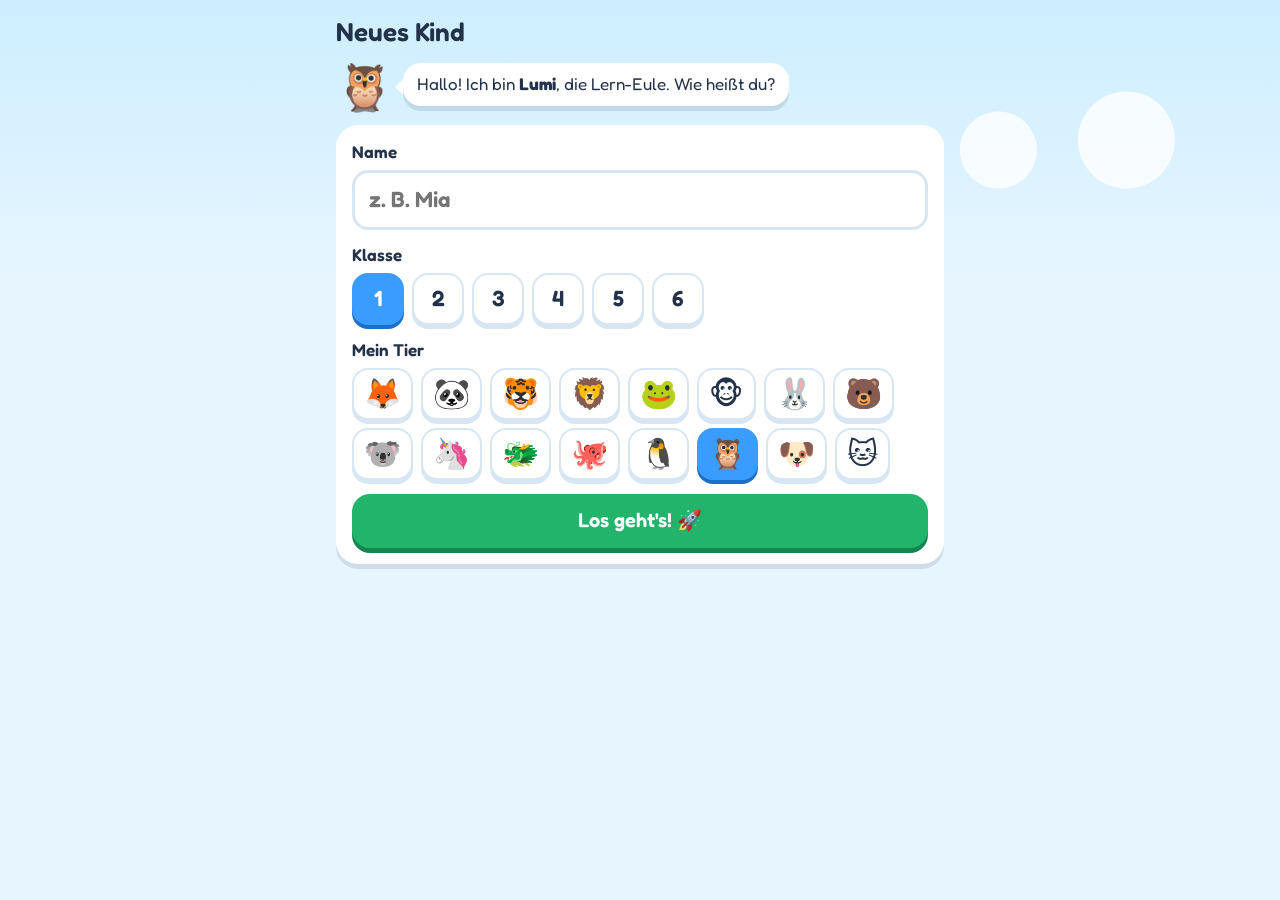
<file: index.html>
<!doctype html><html lang="de"><head><meta charset="utf-8">
<meta name="viewport" content="width=device-width,initial-scale=1,viewport-fit=cover">
<title>Lern-App Klasse 1–6</title>
<meta name="description" content="Buchstaben, Zahlen, Rechnen, Schreiben und Sprechen lernen – für Kinder der Klassen 1 bis 6.">
<meta name="theme-color" content="#3a9cff">
<meta name="mobile-web-app-capable" content="yes"><meta name="apple-mobile-web-app-capable" content="yes">
<meta name="apple-mobile-web-app-title" content="Lern-App">
<link rel="manifest" href="manifest.webmanifest"><link rel="icon" href="icons/icon-192.png"><link rel="apple-touch-icon" href="icons/apple-touch-icon.png">
<link rel="preconnect" href="https://fonts.googleapis.com"><link rel="preconnect" href="https://fonts.gstatic.com" crossorigin>
<link rel="stylesheet" href="https://fonts.googleapis.com/css2?family=Andika:wght@400;700&family=Fredoka:wght@400;500;600;700&display=swap">
<style>
:root {
  --bg: #e6f5ff; --bg2: #fff7e8; --ink: #23324a; --muted: #6a7a91; --card: #ffffff; --line: #d8e6f3;
  --ok: #22b46b; --okbg: #dcf8e8; --bad: #f2554f; --badbg: #ffe3e1;
  --coral: #ff7a6b; --sun: #ffbf1f; --mint: #1fbf9f; --lav: #9a78ff; --sky: #3a9cff; --org: #ff9532; --pink: #ff64ab; --grn: #5ec94d;
  --r: 22px; --sh: 0 5px 0 rgba(35, 50, 74, .12);
  color-scheme: light;
}
* { box-sizing: border-box; -webkit-tap-highlight-color: transparent; }
html, body { margin: 0; min-height: 100%; }
body {
  font-family: "Fredoka", system-ui, sans-serif; color: var(--ink); font-size: 18px; line-height: 1.35;
  background: var(--bg);
  background-image: radial-gradient(circle at 78% 150px, rgba(255,255,255,.8) 0 38px, transparent 39px), radial-gradient(circle at 88% 140px, rgba(255,255,255,.8) 0 48px, transparent 49px), linear-gradient(#cdeeff, var(--bg) 280px);
  background-repeat: no-repeat; overscroll-behavior-y: contain;
}
button { font: inherit; color: inherit; border: 0; background: none; cursor: pointer; touch-action: manipulation; }
input, select { font: inherit; color: inherit; }
[hidden] { display: none !important; }
.wrap { max-width: 640px; margin: 0 auto; padding: 14px 16px 90px; }
h1, h2, h3 { margin: 0; font-weight: 600; line-height: 1.15; }
h1 { font-size: 30px; } h2 { font-size: 24px; } h3 { font-size: 19px; }
.muted { color: var(--muted); font-size: 15px; }
.row { display: flex; align-items: center; gap: 10px; }
.sp { flex: 1; }
.card { background: var(--card); border-radius: var(--r); box-shadow: var(--sh); padding: 16px; }
.btn { display: inline-flex; align-items: center; justify-content: center; gap: 8px; min-height: 54px; padding: 0 22px; border-radius: 18px; font-weight: 600; font-size: 20px;
  background: var(--sky); color: #fff; box-shadow: 0 5px 0 #1c6fc7; transition: transform .08s; }
.btn:active { transform: translateY(4px); box-shadow: 0 1px 0 #1c6fc7; }
.btn.green { background: var(--ok); box-shadow: 0 5px 0 #168650; }
.btn.orange { background: var(--org); box-shadow: 0 5px 0 #c96a10; }
.btn.ghost { background: #fff; color: var(--ink); box-shadow: 0 5px 0 var(--line); border: 2px solid var(--line); }
.btn.small { min-height: 42px; font-size: 16px; padding: 0 14px; border-radius: 14px; }
.btn.wide { width: 100%; }
.btn[disabled] { opacity: .45; }
.icon-btn { width: 46px; height: 46px; border-radius: 15px; background: #fff; box-shadow: 0 4px 0 var(--line); font-size: 22px; display: grid; place-items: center; flex: none; }
.icon-btn:active { transform: translateY(3px); box-shadow: 0 1px 0 var(--line); }

/* ---------- Kopf ---------- */
.top { display: flex; align-items: center; gap: 12px; margin-bottom: 14px; }
.ava { width: 58px; height: 58px; border-radius: 20px; background: #fff; box-shadow: var(--sh); display: grid; place-items: center; font-size: 36px; flex: none; }
.hello b { font-size: 24px; display: block; font-weight: 600; }
.pill { display: inline-flex; align-items: center; gap: 5px; background: #fff; border-radius: 99px; padding: 4px 12px; font-size: 15px; font-weight: 500; box-shadow: 0 3px 0 var(--line); }
.stats { display: grid; grid-template-columns: repeat(3, 1fr); gap: 10px; margin-bottom: 16px; }
.stat { background: #fff; border-radius: 18px; box-shadow: var(--sh); padding: 10px 8px; text-align: center; }
.stat b { display: block; font-size: 24px; font-weight: 600; }
.stat span { font-size: 13px; color: var(--muted); }
.goal { height: 12px; border-radius: 99px; background: #eef3f8; overflow: hidden; margin-top: 6px; }
.goal i { display: block; height: 100%; background: linear-gradient(90deg, var(--sun), var(--org)); border-radius: 99px; }

.mascot { display: flex; gap: 10px; align-items: flex-start; margin: 4px 0 16px; }
.mascot .owl { font-size: 46px; line-height: 1; flex: none; animation: bob 2.4s ease-in-out infinite; }
.bubble { background: #fff; border-radius: 18px; padding: 10px 14px; box-shadow: var(--sh); position: relative; font-size: 17px; }
.bubble:before { content: ""; position: absolute; left: -8px; top: 16px; border: 8px solid transparent; border-right-color: #fff; border-left: 0; }
@keyframes bob { 50% { transform: translateY(-5px) rotate(-4deg); } }

.today { display: flex; align-items: center; gap: 14px; width: 100%; text-align: left; background: linear-gradient(120deg, #ffd34d, #ff9f43); color: #4a2a00;
  border-radius: var(--r); padding: 14px 16px; box-shadow: 0 6px 0 #d97a1b; margin-bottom: 18px; }
.today .ic { font-size: 44px; }
.today b { font-size: 21px; display: block; font-weight: 600; }
.today:active { transform: translateY(4px); box-shadow: 0 2px 0 #d97a1b; }

.tiles { display: grid; grid-template-columns: 1fr 1fr; gap: 14px; }
.tile { --c: var(--sky); position: relative; text-align: left; background: var(--c); color: #fff; border-radius: 24px; padding: 14px; min-height: 128px;
  display: flex; flex-direction: column; justify-content: space-between; box-shadow: 0 6px 0 color-mix(in srgb, var(--c) 68%, #000); overflow: hidden; }
.tile:active { transform: translateY(4px); box-shadow: 0 2px 0 color-mix(in srgb, var(--c) 68%, #000); }
.tile .ic { font-size: 42px; line-height: 1; filter: drop-shadow(0 2px 0 rgba(0, 0, 0, .12)); }
.tile b { font-size: 20px; font-weight: 600; text-shadow: 0 1px 0 rgba(0, 0, 0, .15); }
.tile small { font-size: 14px; opacity: .95; display: block; }
.tile .badge { position: absolute; top: 10px; right: 10px; background: #fff; color: var(--bad); font-weight: 700; border-radius: 99px; min-width: 28px; height: 28px; display: grid; place-items: center; font-size: 15px; padding: 0 6px; }
.tile.faded { opacity: .55; }
.c-coral { --c: var(--coral); } .c-sun { --c: var(--sun); } .c-mint { --c: var(--mint); } .c-lav { --c: var(--lav); } .c-sky { --c: var(--sky); } .c-org { --c: var(--org); } .c-pink { --c: var(--pink); } .c-grn { --c: var(--grn); }
.c-sun b, .c-sun small { color: #5a3d00; text-shadow: none; }
.sec { margin: 22px 0 10px; display: flex; align-items: center; gap: 8px; }

/* ---------- Lektionsliste ---------- */
.head { display: flex; align-items: center; gap: 12px; margin-bottom: 14px; }
.head .t { font-size: 26px; font-weight: 600; flex: 1; }
.chips { display: flex; gap: 8px; overflow-x: auto; padding: 2px 2px 8px; margin-bottom: 8px; scrollbar-width: none; }
.chip { flex: none; padding: 8px 14px; border-radius: 99px; background: #fff; font-weight: 500; font-size: 16px; box-shadow: 0 3px 0 var(--line); }
.chip[aria-pressed="true"] { background: var(--ink); color: #fff; box-shadow: 0 3px 0 #000; }
.units { display: grid; gap: 12px; }
.unit { display: flex; align-items: center; gap: 14px; background: #fff; border-radius: 20px; padding: 12px 14px; box-shadow: var(--sh); text-align: left; width: 100%; border-left: 8px solid var(--c, var(--sky)); }
.unit:active { transform: translateY(3px); box-shadow: 0 2px 0 rgba(35, 50, 74, .12); }
.unit .ic { font-size: 34px; width: 48px; text-align: center; flex: none; }
.unit .n { font-weight: 600; font-size: 18px; display: block; }
.unit .stars { font-size: 18px; letter-spacing: 1px; }
.unit .due { font-size: 13px; color: var(--org); font-weight: 600; }
.stars .off { filter: grayscale(1); opacity: .3; }

/* ---------- Übungs-Bildschirm ---------- */
#ses { position: fixed; inset: 0; z-index: 20; background: var(--bg2); display: flex; flex-direction: column; overflow: hidden; }
.ses-top { display: flex; align-items: center; gap: 12px; padding: 12px 16px 6px; max-width: 640px; width: 100%; margin: 0 auto; }
.track { flex: 1; height: 20px; background: #fff; border-radius: 99px; box-shadow: inset 0 2px 0 rgba(0, 0, 0, .06); position: relative; }
.track i { position: absolute; left: 0; top: 0; bottom: 0; border-radius: 99px; background: linear-gradient(90deg, var(--grn), var(--mint)); transition: width .4s; }
.track span { position: absolute; top: 50%; transform: translate(-50%, -55%); font-size: 26px; transition: left .4s; }
.ses-body { flex: 1; overflow-y: auto; padding: 8px 16px 140px; max-width: 640px; width: 100%; margin: 0 auto; }
.qcard { background: #fff; border-radius: 26px; box-shadow: var(--sh); padding: 16px; text-align: center; position: relative; margin-bottom: 16px; }
.qtext { font-size: 22px; font-weight: 500; padding: 0 44px; min-height: 46px; display: flex; align-items: center; justify-content: center; }
.qtext.calc { font-size: 40px; font-weight: 600; letter-spacing: 1px; padding: 6px 44px; }
.say-btn { position: absolute; top: 10px; right: 10px; width: 46px; height: 46px; border-radius: 50%; background: var(--sky); color: #fff; font-size: 22px; box-shadow: 0 4px 0 #1c6fc7; display: grid; place-items: center; }
.say-btn:active { transform: translateY(3px); box-shadow: 0 1px 0 #1c6fc7; }
.v-big { font-family: "Andika", "Fredoka", sans-serif; font-size: 64px; font-weight: 700; line-height: 1.1; margin: 8px 0; }
.v-word { font-family: "Andika", "Fredoka", sans-serif; font-size: 36px; font-weight: 700; margin: 8px 0; line-height: 1.25; }
.v-word b { color: var(--org); text-decoration: underline; text-decoration-thickness: 3px; }
.v-emo { font-size: 92px; line-height: 1.1; margin: 6px 0; }
.v-cap { font-size: 22px; font-weight: 600; color: var(--muted); }
.qbox { display: inline-block; min-width: 1.1em; padding: 0 .12em; border: 3px dashed var(--sky); border-radius: 10px; color: var(--sky); line-height: 1.1; }
.v-count { display: flex; flex-wrap: wrap; justify-content: center; gap: 4px 16px; font-size: 40px; margin: 8px 0; }
.v-count .grp { white-space: nowrap; }
.v-field { display: inline-grid; gap: 6px; padding: 10px; background: #f3f7fb; border-radius: 16px; margin: 8px 0; }
.f-row { display: flex; gap: 5px; }
.f-row i { width: 24px; height: 24px; border-radius: 50%; border: 2px solid #c6d4e3; background: #fff; }
.f-row i.on { background: var(--coral); border-color: #d95b4d; }
.f-row i.gap { margin-left: 10px; }
.v-tens { display: flex; flex-wrap: wrap; justify-content: center; align-items: flex-end; gap: 6px; margin: 10px 0; }
.v-tens u { width: 70px; height: 70px; background: var(--lav); border-radius: 4px; background-image: linear-gradient(rgba(255,255,255,.45) 1px, transparent 1px), linear-gradient(90deg, rgba(255,255,255,.45) 1px, transparent 1px); background-size: 7px 7px; }
.v-tens b { width: 10px; height: 70px; background: var(--sky); border-radius: 3px; background-image: linear-gradient(rgba(255,255,255,.6) 1px, transparent 1px); background-size: 10px 7px; }
.v-tens .ones { display: grid; grid-template-columns: repeat(3, 12px); gap: 3px; margin-left: 8px; }
.v-tens .ones i { width: 12px; height: 12px; background: var(--coral); border-radius: 2px; }
.v-pics { font-size: 27px; display: flex; align-items: center; justify-content: center; flex-wrap: wrap; gap: 6px; margin: 8px 0; }
.v-pics span { white-space: nowrap; }
.v-pics em { font-style: normal; font-weight: 700; font-size: 36px; color: var(--sky); }
.v-pics s { text-decoration: none; position: relative; opacity: .35; }
.v-pics s:after { content: ""; position: absolute; left: 0; right: 0; top: 50%; border-top: 4px solid var(--bad); transform: rotate(-12deg); }
.v-house { display: inline-block; margin: 8px 0; }
.v-house .roof { width: 188px; height: 74px; background: var(--coral); clip-path: polygon(50% 0, 100% 100%, 0 100%); display: flex; align-items: flex-end; justify-content: center; padding-bottom: 6px; color: #fff; font-size: 34px; font-weight: 700; margin: 0 auto; }
.v-house .rooms { display: grid; grid-template-columns: 1fr 1fr; width: 172px; margin: 0 auto; border: 4px solid var(--coral); border-top: 0; background: #fff; font-size: 34px; font-weight: 600; }
.v-house .rooms span { padding: 10px; }
.v-house .rooms span:first-child { border-right: 4px solid var(--coral); }
.v-clock { width: 200px; height: 200px; margin: 6px auto; display: block; }
.v-clock .face { fill: #fff; stroke: var(--sky); stroke-width: 3; }
.v-clock .ticks line { stroke: #9bb0c6; stroke-width: 1; }
.v-clock .nums text { font-size: 10px; font-weight: 600; text-anchor: middle; fill: var(--ink); font-family: "Fredoka", sans-serif; }
.v-clock .hh { stroke: var(--coral); stroke-width: 4.5; stroke-linecap: round; }
.v-clock .mh { stroke: var(--sky); stroke-width: 3; stroke-linecap: round; }
.v-clock .pin { fill: var(--ink); }
.v-frac { width: 150px; height: 150px; margin: 6px auto; display: block; }
.v-frac path, .v-frac circle { fill: #fff; stroke: var(--ink); stroke-width: 1.5; }
.v-frac .on { fill: var(--sun); }
.v-col { margin: 8px auto; border-collapse: collapse; font-size: 36px; font-weight: 600; font-variant-numeric: tabular-nums; }
.v-col td { width: 36px; height: 46px; text-align: center; border: 1px solid #e3ecf5; }
.v-col td.op { color: var(--sky); border: 0; }
.v-col tr.line td { border-top: 4px solid var(--ink); color: var(--sky); }
.v-rect { width: 240px; max-width: 100%; margin: 4px auto; display: block; }
.v-rect rect { fill: #dff1ff; stroke: var(--sky); stroke-width: 3; }
.v-rect text { font-size: 14px; text-anchor: middle; fill: var(--ink); font-family: "Fredoka", sans-serif; font-weight: 600; }
.frac { display: inline-flex; flex-direction: column; vertical-align: middle; text-align: center; line-height: 1; margin: 0 .25em; font-size: .8em; }
.frac i { font-style: normal; padding: 0 .15em; }
.frac i:first-child { border-bottom: .09em solid currentColor; padding-bottom: .05em; }

.opts { display: grid; grid-template-columns: 1fr 1fr; gap: 12px; }
.opt { background: #fff; border-radius: 20px; min-height: 78px; padding: 10px; font-size: 26px; font-weight: 600; box-shadow: 0 5px 0 var(--line); border: 3px solid var(--line); position: relative; }
.opt:active { transform: translateY(3px); box-shadow: 0 2px 0 var(--line); }
.opts.big .opt { font-family: "Andika", "Fredoka", sans-serif; font-size: 40px; min-height: 92px; }
.opts.emoji .opt { font-size: 56px; min-height: 104px; }
.opts.word .opt { font-size: 21px; }
.opts.n2 { grid-template-columns: 1fr 1fr; }
.opts.n3 { grid-template-columns: 1fr 1fr 1fr; }
.opts.word.long { grid-template-columns: 1fr; }
.opt .lab { display: block; font-size: 14px; font-weight: 500; color: var(--muted); font-family: "Fredoka", sans-serif; }
.opt.ok { background: var(--okbg); border-color: var(--ok); box-shadow: 0 5px 0 var(--ok); }
.opt.bad { background: var(--badbg); border-color: var(--bad); box-shadow: 0 5px 0 var(--bad); animation: shake .35s; }
.opt[disabled] { cursor: default; }
@keyframes shake { 25% { transform: translateX(-7px); } 75% { transform: translateX(7px); } }

/* Ziffernblock */
.ans { background: #fff; border-radius: 20px; min-height: 72px; font-size: 42px; font-weight: 600; display: flex; align-items: center; justify-content: center; border: 3px solid var(--line); margin-bottom: 12px; letter-spacing: 2px; }
.ans.ok { border-color: var(--ok); background: var(--okbg); } .ans.bad { border-color: var(--bad); background: var(--badbg); animation: shake .35s; }
.ans .ph { color: #c3cfdc; }
.pad { display: grid; grid-template-columns: repeat(3, 1fr); gap: 10px; }
.pad button { background: #fff; border-radius: 18px; height: 62px; font-size: 30px; font-weight: 600; box-shadow: 0 5px 0 var(--line); border: 2px solid var(--line); }
.pad button:active { transform: translateY(3px); box-shadow: 0 2px 0 var(--line); }
.pad .go { background: var(--ok); color: #fff; border-color: var(--ok); box-shadow: 0 5px 0 #168650; }
.pad .fn { background: #f1f5fa; font-size: 24px; }
.mic { width: 92px; height: 92px; border-radius: 50%; background: var(--coral); color: #fff; font-size: 42px; box-shadow: 0 6px 0 #c6483c; display: grid; place-items: center; margin: 6px auto; }
.mic.small { width: 62px; height: 62px; font-size: 28px; margin: 0; box-shadow: 0 4px 0 #c6483c; }
.mic.on { animation: pulse 1s infinite; background: var(--bad); }
@keyframes pulse { 0% { box-shadow: 0 0 0 0 rgba(242, 85, 79, .5); } 100% { box-shadow: 0 0 0 22px rgba(242, 85, 79, 0); } }
.heard { text-align: center; min-height: 28px; color: var(--muted); font-size: 18px; margin: 6px 0; }
.heard b { color: var(--ink); }
.link { color: var(--sky); text-decoration: underline; font-weight: 500; padding: 8px; display: block; margin: 4px auto; font-size: 16px; }
.textin { width: 100%; font-size: 30px; padding: 12px 16px; border-radius: 18px; border: 3px solid var(--line); text-align: center; font-family: "Andika", "Fredoka", sans-serif; background: #fff; }
.textin:focus { outline: none; border-color: var(--sky); }
.diff { font-family: "Andika", "Fredoka", sans-serif; font-size: 26px; }
.diff .x { background: var(--badbg); color: var(--bad); border-radius: 4px; }

/* Schreibfläche */
.padwrap { background: #fff; border-radius: 24px; box-shadow: var(--sh); padding: 6px; position: relative; }
canvas.draw { width: 100%; height: min(58vh, 330px); display: block; touch-action: none; border-radius: 18px; }
.padbar { display: flex; gap: 10px; justify-content: center; margin-top: 12px; flex-wrap: wrap; }
.tstars { font-size: 34px; text-align: center; }

/* Rückmeldung */
.fb { position: fixed; left: 0; right: 0; bottom: 0; z-index: 25; padding: 14px 16px calc(16px + env(safe-area-inset-bottom, 0px)); border-radius: 26px 26px 0 0;
  box-shadow: 0 -4px 20px rgba(0, 0, 0, .12); transform: translateY(110%); transition: transform .25s, visibility .25s; background: #fff; visibility: hidden; }
.fb.show { transform: none; visibility: visible; }
.fb.ok { background: var(--okbg); } .fb.bad { background: var(--badbg); } .fb.try { background: #fff4d6; }
.fb-in { max-width: 640px; margin: 0 auto; display: flex; flex-direction: column; gap: 10px; }
.fb .msg { display: flex; gap: 10px; align-items: center; font-size: 21px; font-weight: 600; }
.fb .msg .owl { font-size: 40px; }
.fb .sub { font-size: 17px; font-weight: 500; color: var(--ink); }
.fb .sol { font-family: "Andika", "Fredoka", sans-serif; font-size: 28px; font-weight: 700; }
.fb.ok .msg { color: #127a47; } .fb.bad .msg { color: #b8312b; } .fb.try .msg { color: #9a5b00; }

/* Ergebnis */
.result { text-align: center; padding-top: 20px; }
.result .big-stars { font-size: 64px; letter-spacing: 6px; margin: 10px 0; }
.result .big-stars span { display: inline-block; animation: pop .5s backwards; }
.result .big-stars span:nth-child(2) { animation-delay: .2s; } .result .big-stars span:nth-child(3) { animation-delay: .4s; }
@keyframes pop { 0% { transform: scale(0) rotate(-40deg); } 70% { transform: scale(1.3); } }
.sticker-new { font-size: 80px; animation: pop .6s .6s backwards; }
.confetti { position: fixed; inset: 0; pointer-events: none; z-index: 40; overflow: hidden; }
.confetti span { position: absolute; top: -40px; font-size: 26px; animation: fall linear forwards; }
@keyframes fall { to { transform: translateY(110vh) rotate(540deg); } }

/* Fortschritt */
.bar { height: 14px; background: #eef3f8; border-radius: 99px; overflow: hidden; }
.bar i { display: block; height: 100%; border-radius: 99px; background: var(--c, var(--grn)); }
.prog-area { display: grid; gap: 6px; padding: 12px 0; border-bottom: 2px dashed var(--line); }
.prog-area:last-child { border-bottom: 0; }
.lgrid { display: grid; grid-template-columns: repeat(auto-fill, minmax(40px, 1fr)); gap: 6px; }
.lgrid span { aspect-ratio: 1; border-radius: 12px; display: grid; place-items: center; font-weight: 600; font-size: 20px; background: #eef3f8; color: #9aabbd; font-family: "Andika", "Fredoka", sans-serif; }
.lgrid span.l1 { background: #fff1c2; color: #8a6200; } .lgrid span.l2 { background: #c9f2d9; color: #13703f; } .lgrid span.l3 { background: var(--ok); color: #fff; }
.lgrid span.w { box-shadow: inset 0 0 0 3px var(--bad); }
.x1 { display: grid; grid-template-columns: 26px repeat(10, 1fr); gap: 3px; font-size: 12px; text-align: center; }
.x1 b { font-weight: 600; color: var(--muted); display: grid; place-items: center; }
.x1 span { aspect-ratio: 1; border-radius: 6px; background: #eef3f8; display: grid; place-items: center; color: #9aabbd; }
.x1 span.l1 { background: #fff1c2; color: #8a6200; } .x1 span.l2 { background: #c9f2d9; color: #13703f; } .x1 span.l3 { background: var(--ok); color: #fff; } .x1 span.w { background: var(--badbg); color: var(--bad); }
.legend { display: flex; flex-wrap: wrap; gap: 10px; font-size: 13px; color: var(--muted); margin-top: 8px; }
.legend i { display: inline-block; width: 12px; height: 12px; border-radius: 4px; vertical-align: -1px; margin-right: 4px; }
.album { display: grid; grid-template-columns: repeat(auto-fill, minmax(48px, 1fr)); gap: 8px; font-size: 34px; text-align: center; }
.album span { aspect-ratio: 1; display: grid; place-items: center; background: #fff8e6; border-radius: 14px; }
.album span.no { background: #eef3f8; font-size: 20px; color: #b4c2d1; }
.week { display: flex; align-items: flex-end; gap: 8px; height: 110px; }
.week div { flex: 1; text-align: center; font-size: 12px; color: var(--muted); display: flex; flex-direction: column; justify-content: flex-end; height: 100%; }
.week div i { display: block; background: var(--sky); border-radius: 8px 8px 3px 3px; min-height: 4px; margin-bottom: 4px; }
.week div.t i { background: var(--org); }

/* Malen */
.paint-tools { display: flex; flex-wrap: wrap; gap: 8px; margin: 10px 0; align-items: center; }
.sw { width: 40px; height: 40px; border-radius: 50%; border: 3px solid #fff; box-shadow: 0 2px 0 var(--line), 0 0 0 2px var(--line); }
.sw[aria-pressed="true"] { box-shadow: 0 0 0 3px var(--ink); transform: scale(1.1); }
.tool { min-width: 44px; height: 44px; border-radius: 14px; background: #fff; box-shadow: 0 3px 0 var(--line); font-size: 22px; padding: 0 8px; }
.tool[aria-pressed="true"] { background: var(--ink); color: #fff; }
canvas.paint { width: 100%; height: 50vh; background: #fff; border-radius: 20px; box-shadow: var(--sh); touch-action: none; display: block; }
.gallery { display: grid; grid-template-columns: repeat(3, 1fr); gap: 10px; }
.gallery figure { margin: 0; position: relative; }
.gallery img { width: 100%; border-radius: 14px; box-shadow: var(--sh); display: block; background: #fff; }
.gallery button { position: absolute; top: 4px; right: 4px; background: #fff; border-radius: 50%; width: 30px; height: 30px; font-size: 14px; }

/* Profile */
.who { display: grid; grid-template-columns: repeat(auto-fill, minmax(140px, 1fr)); gap: 14px; }
.who button { background: #fff; border-radius: 24px; box-shadow: var(--sh); padding: 18px 10px; display: flex; flex-direction: column; align-items: center; gap: 6px; }
.who button:active { transform: translateY(3px); }
.who .e { font-size: 58px; line-height: 1; }
.who b { font-size: 20px; font-weight: 600; }
.who .add { border: 3px dashed var(--line); box-shadow: none; background: transparent; color: var(--muted); }
.form { display: grid; gap: 14px; }
.form label { font-weight: 600; font-size: 17px; display: grid; gap: 6px; }
.form input[type=text] { font-size: 22px; padding: 12px 14px; border-radius: 16px; border: 3px solid var(--line); background: #fff; }
.seg { display: flex; flex-wrap: wrap; gap: 8px; }
.seg button { min-width: 52px; height: 52px; border-radius: 16px; background: #fff; font-size: 22px; font-weight: 600; box-shadow: 0 4px 0 var(--line); border: 2px solid var(--line); padding: 0 10px; }
.seg button[aria-pressed="true"] { background: var(--sky); color: #fff; border-color: var(--sky); box-shadow: 0 4px 0 #1c6fc7; }
.avas button { font-size: 30px; }
.set-row { display: flex; align-items: center; justify-content: space-between; gap: 12px; padding: 12px 0; border-bottom: 1px solid var(--line); }
.set-row:last-child { border-bottom: 0; }
.set-row select { max-width: 60%; padding: 8px; border-radius: 12px; border: 2px solid var(--line); background: #fff; font-size: 15px; }
.switch { width: 58px; height: 34px; border-radius: 99px; background: #cdd8e4; position: relative; flex: none; }
.switch:after { content: ""; position: absolute; top: 4px; left: 4px; width: 26px; height: 26px; border-radius: 50%; background: #fff; transition: left .15s; }
.switch[aria-pressed="true"] { background: var(--ok); }
.switch[aria-pressed="true"]:after { left: 28px; }

#toast { position: fixed; left: 50%; bottom: 24px; transform: translateX(-50%); background: var(--ink); color: #fff; padding: 12px 18px; border-radius: 16px; z-index: 60; font-size: 16px; max-width: 90vw; text-align: center; }
.note { background: #fff4d6; border-radius: 16px; padding: 10px 14px; font-size: 15px; }
@media (max-width: 380px) {
  .tile { min-height: 116px; } .tile b { font-size: 18px; } .opts.big .opt { font-size: 34px; } .v-big { font-size: 54px; } .qtext.calc { font-size: 34px; }
}
@media (prefers-reduced-motion: reduce) { * { animation: none !important; transition: none !important; } }

/* Frage-Fenster */
.modal { position: fixed; inset: 0; z-index: 70; background: rgba(35, 50, 74, .45); display: grid; place-items: center; padding: 20px; animation: fadein .15s; }
.modal-box { background: #fff; border-radius: 26px; padding: 20px; width: min(360px, 100%); text-align: center; box-shadow: 0 10px 30px rgba(0, 0, 0, .25); }
.modal-msg { font-size: 22px; font-weight: 600; margin: 4px 0 8px; }
.modal-msg small { font-size: 16px; font-weight: 500; color: var(--muted); }
.modal .padbar { flex-wrap: nowrap; }
.modal .btn { flex: 1; padding: 0 10px; font-size: 18px; }
@keyframes fadein { from { opacity: 0; } }
.gallery button.exp { top: auto; bottom: 4px; }
.gallery button.shr { top: auto; bottom: 4px; right: 38px; }
.paint-main { display: grid; grid-template-columns: 1fr auto; gap: 8px; margin-bottom: 6px; }
.paint-main .btn { padding: 0 8px; font-size: 17px; min-height: 50px; white-space: nowrap; }
.btn.wa { background: #25d366; box-shadow: 0 5px 0 #179e4a; }
.tool.wide { padding: 0 12px; font-size: 16px; font-weight: 600; }
.sizes { display: inline-flex; gap: 8px; }
.tool i { display: inline-block; border-radius: 50%; background: currentColor; vertical-align: middle; }
.paint-main.two { grid-template-columns: 1fr 1fr; }
canvas.paint { height: 62vh; background: #dfe8f2; }
/* ganzer Bildschirm */
.pf { position: fixed; inset: 0; display: flex; flex-direction: column; background: #dfe8f2; z-index: 15; }
.pf-bar { background: #fff; box-shadow: 0 2px 8px rgba(0, 0, 0, .12); padding: 6px 8px 4px; padding-top: calc(6px + env(safe-area-inset-top, 0px)); }
.pf-row { display: flex; gap: 6px; overflow-x: auto; scrollbar-width: none; padding: 2px 0 6px; align-items: center; }
.pf-row .sw { width: 34px; height: 34px; flex: none; }
.pf-row .tool { flex: none; min-width: 40px; height: 40px; }
.pf-hint { font-size: 13px; padding: 0 2px; }
.pf-hint .tool { min-width: 34px; height: 34px; }
canvas.paint.full { flex: 1; width: 100%; height: auto; min-height: 0; border-radius: 0; box-shadow: none; }
body.noscroll { overflow: hidden; }
/* Ausmalbilder-Auswahl */
.tpl-box { width: min(560px, 100%); max-height: 88vh; display: flex; flex-direction: column; text-align: left; }
.tpl-grid { display: grid; grid-template-columns: repeat(auto-fill, minmax(92px, 1fr)); gap: 10px; overflow-y: auto; padding: 10px 2px 4px; }
.tpl-grid button { background: #fff; border: 2px solid var(--line); border-radius: 16px; padding: 6px; display: flex; flex-direction: column; align-items: center; gap: 2px; }
.tpl-grid svg { width: 100%; height: auto; aspect-ratio: 3 / 4; display: block; }
.tpl-grid small { font-size: 13px; font-weight: 600; }
.tpl-grid .blank { font-size: 46px; aspect-ratio: 3 / 4; display: grid; place-items: center; width: 100%; }
/* Rückgängig-Knopf unten rechts auf der Malfläche */
.paint-wrap { position: relative; }
.pf-undo { position: absolute; right: 12px; bottom: 12px; z-index: 2; background: var(--org); color: #fff; font-weight: 600; font-size: 18px; padding: 10px 16px; border-radius: 16px; box-shadow: 0 4px 0 #c96a10; }
.pf-undo:active { transform: translateY(3px); box-shadow: 0 1px 0 #c96a10; }
.pf .pf-undo { position: fixed; bottom: calc(16px + env(safe-area-inset-bottom, 0px)); right: 16px; }
body.noscroll #toast { bottom: 90px; }
/* Foto-Knopf unten links auf der Malfläche */
.pf-cam { position: absolute; left: 12px; bottom: 12px; z-index: 2; width: 62px; height: 62px; border-radius: 50%; background: #fff; font-size: 32px; box-shadow: 0 4px 0 var(--line), 0 0 0 3px var(--sky); display: grid; place-items: center; }
.pf-cam:active { transform: translateY(3px) scale(.95); }
.pf .pf-cam { position: fixed; bottom: calc(14px + env(safe-area-inset-bottom, 0px)); left: 16px; }
.flash { position: fixed; inset: 0; background: #fff; z-index: 80; pointer-events: none; animation: flash .45s ease-out forwards; }
@keyframes flash { from { opacity: .95; } to { opacity: 0; } }
/* Serie (richtig hintereinander) */
.pill.streak { background: #fff1e0; color: #c4520a; font-weight: 700; box-shadow: 0 3px 0 #ffd2a6; }
.pill.streak.bump { animation: bump .45s; }
@keyframes bump { 40% { transform: scale(1.35) rotate(-6deg); } }
.streak-sub { color: #c4520a !important; font-weight: 700 !important; }
.gallery img { cursor: pointer; }
.gallery figure.cur img { box-shadow: 0 0 0 4px var(--org); }
.paint-wrap canvas.paint { margin: 0 auto; }
</style>
<script>if("serviceWorker" in navigator){var hadSW=!!navigator.serviceWorker.controller,reloaded=false;navigator.serviceWorker.addEventListener("controllerchange",function(){if(hadSW&&!reloaded){reloaded=true;location.reload()}});addEventListener("load",function(){navigator.serviceWorker.register("sw.js",{updateViaCache:"none"}).then(function(r){r.update()}).catch(function(){})});document.addEventListener("visibilitychange",function(){if(document.visibilityState==="visible")navigator.serviceWorker.getRegistration().then(function(r){r&&r.update()})})}</script>
</head><body>
<div id="app"></div>
<div id="ses" hidden>
  <div class="ses-top">
    <button class="icon-btn" data-act="quit" aria-label="Übung beenden">✖️</button>
    <div class="track" id="sesTrack"></div>
    <span class="pill streak" id="sesStreak" hidden>🔥 2</span>
    <span class="pill" id="sesCount">1/10</span>
  </div>
  <div class="ses-body" id="sesBody"></div>
</div>
<div class="fb" id="fb"></div>
<div id="toast" hidden></div>
<script>
/* ======================= INHALTE =======================
   Alles, was die Kinder lernen. Neue Wörter/Aufgaben einfach hier ergänzen.
   Trennzeichen: | zwischen Feldern, ; zwischen Auswahl-Möglichkeiten, , zwischen Alternativen. */

/* Anlaute: Buchstabe → Bilder, die damit anfangen */
const ANL = {
  A: "🐒 Affe,🍎 Apfel,🐜 Ameise,🍍 Ananas", B: "🍌 Banane,🌳 Baum,🐝 Biene,🐻 Bär,📖 Buch", C: "🤡 Clown,💻 Computer,🤠 Cowboy",
  D: "🦕 Dino,🐉 Drache,🐬 Delfin,🥫 Dose", E: "🦆 Ente,🐘 Elefant,🍓 Erdbeere,🌍 Erde", F: "🐟 Fisch,🦊 Fuchs,🐸 Frosch,🔥 Feuer,🚲 Fahrrad",
  G: "🦒 Giraffe,🥒 Gurke,🎁 Geschenk,🎸 Gitarre,👻 Gespenst", H: "🐕 Hund,🏠 Haus,🐇 Hase,🎩 Hut,❤️ Herz", I: "🦔 Igel,🏝️ Insel",
  J: "🧥 Jacke,🪀 Jojo,🐆 Jaguar", K: "🐈 Katze,🐄 Kuh,🧀 Käse,👑 Krone,🍰 Kuchen", L: "🦁 Löwe,🦙 Lama,🥄 Löffel,🚂 Lok",
  M: "🐁 Maus,🌙 Mond,🥕 Möhre,🌽 Mais,🥛 Milch", N: "👃 Nase,🍝 Nudeln,🦏 Nashorn,🥜 Nuss", O: "👵 Oma,👂 Ohr,🍊 Orange,🐙 Oktopus",
  P: "🐎 Pferd,🐧 Pinguin,🍄 Pilz,🍕 Pizza,🐼 Panda", Q: "🟩 Quadrat", R: "🚀 Rakete,🌈 Regenbogen,🤖 Roboter,🌹 Rose",
  S: "☀️ Sonne,🛋️ Sofa,🧦 Socke,🥗 Salat", T: "🐅 Tiger,🍅 Tomate,🧸 Teddy,🥁 Trommel", U: "🛸 Ufo,⏰ Uhr,🚇 U-Bahn",
  V: "🐦 Vogel,🌋 Vulkan,🏺 Vase", W: "🐋 Wal,☁️ Wolke,🐺 Wolf,🎲 Würfel", Y: "🧘 Yoga", Z: "🦓 Zebra,🍋 Zitrone,🚆 Zug,🦷 Zahn,⛺ Zelt"
};
const LETTER_GROUPS = ["AEIOU", "MLSN", "RTDH", "FWBP", "GKZJ", "CVQXY"];

/* Laute am Wortanfang (au, ei, eu, sch …) */
const LAUTE = "🚗 Auto|au,👁️ Auge|au,🍦 Eis|ei,🥚 Ei|ei,🦉 Eule|eu,💶 Euro|eu,🐑 Schaf|sch,✂️ Schere|sch,🐌 Schnecke|sch,⭐ Stern|st,🪑 Stuhl|st,🕷️ Spinne|sp,🪞 Spiegel|sp,🍳 Pfanne|pf,🩹 Pflaster|pf";

/* Umlaute und ß: Wort|fehlender Buchstabe|Bild */
const UML = "Bär|ä|🐻,Käse|ä|🧀,Löwe|ö|🦁,Löffel|ö|🥄,Tür|ü|🚪,Mütze|ü|🧢,Gemüse|ü|🥦,Brücke|ü|🌉,Fußball|ß|⚽,Straße|ß|🛣️,Füße|ß|🦶,Äpfel|Ä|🍎,Würfel|ü|🎲,Möhre|ö|🥕,Schlüssel|ü|🔑,Mäuse|ä|🐭,Bäume|ä|🌳,Schildkröte|ö|🐢,Blätter|ä|🍂";

/* Silben: Bild|Wort mit Silbenstrichen */
const SILB = "🍌|Ba-na-ne,🐘|E-le-fant,🐕|Hund,🏠|Haus,🐇|Ha-se,🍎|Ap-fel,🦒|Gi-raf-fe,🍅|To-ma-te,🚀|Ra-ke-te,🐟|Fisch,🦊|Fuchs,🌙|Mond,🐁|Maus,🥕|Möh-re,🦁|Lö-we,🐧|Pin-gu-in,🐙|Ok-to-pus,🦔|I-gel,🐝|Bie-ne,🌈|Re-gen-bo-gen,🤖|Ro-bo-ter,🍓|Erd-bee-re,🦓|Ze-bra,🍋|Zi-tro-ne,🐊|Kro-ko-dil,🦋|Schmet-ter-ling,🍉|Me-lo-ne,🎈|Luft-bal-lon,🐢|Schild-krö-te,🌻|Son-nen-blu-me,☀️|Son-ne,🚲|Fahr-rad,🧸|Ted-dy,🍕|Piz-za,🐸|Frosch,⭐|Stern,🐌|Schne-cke,🦉|Eu-le,🐄|Kuh,🐑|Schaf";

/* Reime: Paare (Bild Wort) */
const REIME = "🏠 Haus|🐁 Maus,🌹 Rose|👖 Hose,🐕 Hund|👄 Mund,🐈 Katze|🐾 Tatze,🐻 Bär|🌊 Meer,🐇 Hase|👃 Nase,🦔 Igel|🪞 Spiegel,🍞 Brot|⛵ Boot,🦵 Bein|🐷 Schwein,✋ Hand|🏖️ Sand,🐄 Kuh|👟 Schuh,🥚 Ei|🥣 Brei,💰 Geld|⛺ Zelt,🔔 Glocke|🧦 Socke";

/* Bilder-Wörter: Bild|Wort|Artikel|Mehrzahl|weitere richtige Antworten.  - = gibt es nicht */
const WORDS = {
  tiere: "🐶|Hund|der|Hunde|Hündchen,Welpe;🐱|Katze|die|Katzen|Kätzchen,Mieze,Kater;🐭|Maus|die|Mäuse|;🐰|Hase|der|Hasen|Kaninchen;🦊|Fuchs|der|Füchse|;🐻|Bär|der|Bären|Braunbär;🐼|Panda|der|Pandas|Pandabär;🐷|Schwein|das|Schweine|Ferkel;🐮|Kuh|die|Kühe|Rind;🐸|Frosch|der|Frösche|;🐵|Affe|der|Affen|;🐔|Huhn|das|Hühner|Henne;🐧|Pinguin|der|Pinguine|;🐦|Vogel|der|Vögel|;🐟|Fisch|der|Fische|;🐴|Pferd|das|Pferde|Pony;🦁|Löwe|der|Löwen|;🐘|Elefant|der|Elefanten|;🦒|Giraffe|die|Giraffen|;🐢|Schildkröte|die|Schildkröten|;🐝|Biene|die|Bienen|;🦋|Schmetterling|der|Schmetterlinge|;🐌|Schnecke|die|Schnecken|;🐑|Schaf|das|Schafe|;🦉|Eule|die|Eulen|;🦆|Ente|die|Enten|;🐍|Schlange|die|Schlangen|;🦓|Zebra|das|Zebras|;🐳|Wal|der|Wale|;🦔|Igel|der|Igel|",
  obst: "🍎|Apfel|der|Äpfel|;🍌|Banane|die|Bananen|;🍓|Erdbeere|die|Erdbeeren|;🍇|Trauben|die|-|Weintrauben,Traube;🍊|Orange|die|Orangen|Apfelsine,Mandarine;🍋|Zitrone|die|Zitronen|;🍐|Birne|die|Birnen|;🍒|Kirschen|die|-|Kirsche;🍉|Melone|die|Melonen|Wassermelone;🍍|Ananas|die|Ananas|;🥕|Möhre|die|Möhren|Karotte,Mohrrübe;🥒|Gurke|die|Gurken|;🍅|Tomate|die|Tomaten|;🌽|Mais|der|-|Maiskolben;🥦|Brokkoli|der|-|;🥔|Kartoffel|die|Kartoffeln|;🧅|Zwiebel|die|Zwiebeln|;🍄|Pilz|der|Pilze|;🥜|Erdnuss|die|Erdnüsse|Nuss;🍑|Pfirsich|der|Pfirsiche|",
  essen: "🍞|Brot|das|Brote|;🧀|Käse|der|-|;🥚|Ei|das|Eier|;🥛|Milch|die|-|;🍕|Pizza|die|Pizzen|;🍦|Eis|das|-|Eiscreme;🍰|Kuchen|der|Kuchen|Torte;🍪|Keks|der|Kekse|Plätzchen;🍝|Nudeln|die|-|Spaghetti,Nudel;🍫|Schokolade|die|-|;🥨|Brezel|die|Brezeln|;🍯|Honig|der|-|;🧃|Saft|der|Säfte|;🍭|Lutscher|der|Lutscher|Lolli;🍟|Pommes|die|-|Pommes frites;🥐|Croissant|das|Croissants|Hörnchen;🍔|Burger|der|Burger|Hamburger;🥞|Pfannkuchen|der|Pfannkuchen|Eierkuchen",
  fahr: "🚗|Auto|das|Autos|;🚌|Bus|der|Busse|;🚲|Fahrrad|das|Fahrräder|Rad;🚂|Zug|der|Züge|Lok,Eisenbahn,Lokomotive;✈️|Flugzeug|das|Flugzeuge|;🚀|Rakete|die|Raketen|;🚢|Schiff|das|Schiffe|;⛵|Segelboot|das|Segelboote|Boot;🚁|Hubschrauber|der|Hubschrauber|Helikopter;🚒|Feuerwehrauto|das|Feuerwehrautos|Feuerwehr;🚑|Krankenwagen|der|Krankenwagen|Rettungswagen;🚓|Polizeiauto|das|Polizeiautos|Polizei;🚜|Traktor|der|Traktoren|Trecker;🛴|Roller|der|Roller|Tretroller;🏍️|Motorrad|das|Motorräder|;🚚|Lastwagen|der|Lastwagen|LKW,Laster",
  haus: "🏠|Haus|das|Häuser|;🛏️|Bett|das|Betten|;🪑|Stuhl|der|Stühle|;🚪|Tür|die|Türen|;🛁|Badewanne|die|Badewannen|;🔑|Schlüssel|der|Schlüssel|;💡|Lampe|die|Lampen|Glühbirne;⏰|Wecker|der|Wecker|Uhr;📺|Fernseher|der|Fernseher|;☎️|Telefon|das|Telefone|;🧸|Teddy|der|Teddys|Teddybär,Kuscheltier;⚽|Ball|der|Bälle|Fußball;🎈|Luftballon|der|Luftballons|Ballon;🪁|Drachen|der|Drachen|;🧩|Puzzle|das|Puzzles|;🎁|Geschenk|das|Geschenke|Paket;🎲|Würfel|der|Würfel|;🥄|Löffel|der|Löffel|;🧹|Besen|der|Besen|",
  kleid: "👕|T-Shirt|das|T-Shirts|Shirt,Hemd;👖|Hose|die|Hosen|Jeans;👗|Kleid|das|Kleider|;🧦|Socken|die|-|Socke,Strümpfe;🧢|Mütze|die|Mützen|Kappe,Cap,Basecap;🧤|Handschuhe|die|-|Handschuh;🧣|Schal|der|Schals|;👟|Schuh|der|Schuhe|Turnschuh,Sneaker,Schuhe;🧥|Jacke|die|Jacken|Mantel;👓|Brille|die|Brillen|;👂|Ohr|das|Ohren|;👃|Nase|die|Nasen|;👁️|Auge|das|Augen|;👄|Mund|der|Münder|Lippen;✋|Hand|die|Hände|;🦶|Fuß|der|Füße|;🦵|Bein|das|Beine|;🦷|Zahn|der|Zähne|;💪|Arm|der|Arme|Muskel;🧠|Gehirn|das|Gehirne|Hirn",
  farb: "🔴|rot|-|-|;🔵|blau|-|-|;🟢|grün|-|-|;🟡|gelb|-|-|;🟠|orange|-|-|;🟣|lila|-|-|violett;⚫|schwarz|-|-|;⚪|weiß|-|-|;🟤|braun|-|-|;⭐|Stern|der|Sterne|;❤️|Herz|das|Herzen|;🔺|Dreieck|das|Dreiecke|;🟩|Quadrat|das|Quadrate|Viereck;⭕|Kreis|der|Kreise|Ring;🔷|Raute|die|Rauten|",
  natur: "☀️|Sonne|die|Sonnen|;🌙|Mond|der|Monde|;☁️|Wolke|die|Wolken|;🌧️|Regen|der|-|Regenwolke;⛈️|Gewitter|das|Gewitter|;❄️|Schneeflocke|die|Schneeflocken|Schnee;⛄|Schneemann|der|Schneemänner|;🌈|Regenbogen|der|Regenbögen|;🌳|Baum|der|Bäume|;🌲|Tannenbaum|der|Tannenbäume|Tanne;🌷|Tulpe|die|Tulpen|Blume;🌻|Sonnenblume|die|Sonnenblumen|;🍂|Blätter|die|-|Blatt,Laub;🌵|Kaktus|der|Kakteen|;⛰️|Berg|der|Berge|;🌊|Welle|die|Wellen|Meer;🔥|Feuer|das|Feuer|;💧|Tropfen|der|Tropfen|Wassertropfen;🌪️|Tornado|der|Tornados|Wirbelsturm;🌋|Vulkan|der|Vulkane|;🏝️|Insel|die|Inseln|",
  gefuehl: "😀|fröhlich|-|-|froh,glücklich,lachen,lustig;😢|traurig|-|-|weinen;😠|wütend|-|-|sauer,böse;😨|ängstlich|-|-|Angst,erschrocken;😴|müde|-|-|schlafen,schläfrig;😲|überrascht|-|-|erstaunt;🤒|krank|-|-|Fieber;😋|lecker|-|-|hungrig;🥶|kalt|-|-|frieren;🥵|heiß|-|-|warm,schwitzen;🤔|nachdenklich|-|-|überlegen,nachdenken;😍|verliebt|-|-|Liebe;😎|cool|-|-|lässig",
  berufe: "👩‍🚒|Feuerwehrfrau|die|-|Feuerwehrmann,Feuerwehr;👮|Polizist|der|-|Polizistin,Polizei;🧑‍⚕️|Arzt|der|-|Ärztin,Doktor;🧑‍🏫|Lehrerin|die|-|Lehrer;🧑‍🍳|Koch|der|-|Köchin;🧑‍🌾|Bäuerin|die|-|Bauer,Landwirt,Landwirtin;🧑‍🔧|Mechaniker|der|-|Mechanikerin,Handwerker;🧑‍🚀|Astronaut|der|-|Astronautin;🧑‍✈️|Pilotin|die|-|Pilot;🧑‍🎨|Maler|der|-|Malerin,Künstler,Künstlerin;🧑‍🎤|Sänger|der|-|Sängerin;👷|Bauarbeiter|der|-|Bauarbeiterin;🧙|Zauberer|der|-|Zauberin,Hexe;🧑‍🔬|Forscherin|die|-|Forscher,Wissenschaftler,Wissenschaftlerin",
  schule: "🎒|Schulranzen|der|-|Ranzen,Rucksack,Schultasche,Tornister;✏️|Bleistift|der|Bleistifte|Stift;🖍️|Wachsmalstift|der|Wachsmalstifte|Buntstift,Stift,Malstift;📏|Lineal|das|Lineale|;✂️|Schere|die|Scheren|;📕|Buch|das|Bücher|;📒|Heft|das|Hefte|;🖌️|Pinsel|der|Pinsel|;📐|Geodreieck|das|-|Dreieck;🧮|Rechenrahmen|der|-|Abakus,Rechenschieber;🏫|Schule|die|Schulen|;🔔|Glocke|die|Glocken|Klingel;🗑️|Mülleimer|der|-|Papierkorb,Mülltonne;🌍|Globus|der|Globen|Erde,Weltkugel;🖥️|Computer|der|Computer|Bildschirm,Monitor",
  zeichen: "🛑|Stoppschild|das|-|Stopp,Stop;🚦|Ampel|die|Ampeln|;🚸|Achtung Kinder|-|-|Kinder,Schulweg;⚠️|Achtung|-|-|Warnung,Vorsicht,Gefahr;♻️|Recycling|-|-|Mülltrennung,Wiederverwerten;🚭|Rauchen verboten|-|-|nicht rauchen;🚫|verboten|-|-|Verbot;♿|Rollstuhl|der|-|Rollstuhlfahrer,barrierefrei;🚾|Toilette|die|-|WC,Klo;🅿️|Parkplatz|der|-|parken;✅|richtig|-|-|Haken,erledigt;❌|falsch|-|-|Kreuz;❓|Fragezeichen|das|-|Frage;❗|Ausrufezeichen|das|-|;➕|plus|-|-|Pluszeichen;➖|minus|-|-|Minuszeichen;🆘|SOS|-|-|Hilfe,Notruf;🏥|Krankenhaus|das|-|Klinik",
  sport: "🎸|Gitarre|die|Gitarren|;🎹|Klavier|das|Klaviere|Keyboard,Piano;🥁|Trommel|die|Trommeln|Schlagzeug;🎺|Trompete|die|Trompeten|;🎻|Geige|die|Geigen|Violine;🎷|Saxofon|das|Saxofone|Saxophon;🪗|Akkordeon|das|Akkordeons|Ziehharmonika;🎤|Mikrofon|das|Mikrofone|;🏀|Basketball|der|Basketbälle|;🎾|Tennis|das|-|Tennisball;🏊|Schwimmen|das|-|schwimmen;🚴|Radfahren|das|-|Fahrrad fahren;⛷️|Skifahren|das|-|Ski;🏓|Tischtennis|das|-|;🥋|Judo|das|-|Karate;🏆|Pokal|der|Pokale|;🥇|Medaille|die|Medaillen|Goldmedaille",
  laender: "🇩🇪|Deutschland|-|-|;🇦🇹|Österreich|-|-|;🇨🇭|Schweiz|-|-|;🇫🇷|Frankreich|-|-|;🇮🇹|Italien|-|-|;🇪🇸|Spanien|-|-|;🇬🇧|Großbritannien|-|-|England,Vereinigtes Königreich;🇺🇸|USA|-|-|Amerika,Vereinigte Staaten;🇵🇱|Polen|-|-|;🇳🇱|Niederlande|-|-|Holland;🇹🇷|Türkei|-|-|;🇬🇷|Griechenland|-|-|;🇯🇵|Japan|-|-|;🇨🇳|China|-|-|;🇧🇷|Brasilien|-|-|;🇵🇭|Philippinen|-|-|;🇩🇰|Dänemark|-|-|;🇸🇪|Schweden|-|-|;🇺🇦|Ukraine|-|-|;🇮🇳|Indien|-|-|;🇦🇺|Australien|-|-|;🇨🇦|Kanada|-|-|;🇪🇬|Ägypten|-|-|",
  welt: "🌍|Erde|die|-|Weltkugel,Globus;🪐|Planet|der|Planeten|Saturn;☄️|Komet|der|Kometen|;🌌|Milchstraße|die|-|Galaxie;🔭|Teleskop|das|Teleskope|Fernrohr;🛰️|Satellit|der|Satelliten|;🧑‍🚀|Astronaut|der|Astronauten|Astronautin,Raumfahrer;🏔️|Gebirge|das|-|Berg,Berge;🏜️|Wüste|die|Wüsten|;🌊|Ozean|der|Ozeane|Meer;🧭|Kompass|der|Kompasse|;🗺️|Landkarte|die|Landkarten|Karte,Weltkarte;🌡️|Thermometer|das|Thermometer|;⚡|Blitz|der|Blitze|;🧊|Eis|das|-|Eiswürfel;🌋|Vulkan|der|Vulkane|",
  wiss: "🔬|Mikroskop|das|Mikroskope|;🧲|Magnet|der|Magnete|;🧪|Reagenzglas|das|Reagenzgläser|;🔋|Batterie|die|Batterien|Akku;💡|Glühbirne|die|Glühbirnen|Lampe;⚙️|Zahnrad|das|Zahnräder|;🧬|DNA|die|-|Erbgut,DNS;🦠|Bakterie|die|Bakterien|Virus,Keim;🔌|Stecker|der|Stecker|Netzstecker;🖨️|Drucker|der|Drucker|;📡|Satellitenschüssel|die|-|Antenne,Schüssel;⚖️|Waage|die|Waagen|;🧯|Feuerlöscher|der|Feuerlöscher|;🔩|Schraube|die|Schrauben|Mutter;🔧|Schraubenschlüssel|der|-|;🔨|Hammer|der|Hämmer|;⏳|Sanduhr|die|Sanduhren|;🧱|Ziegelstein|der|Ziegelsteine|Ziegel,Stein,Mauer"
};
const WCAT = { tiere: "Tiere", obst: "Obst & Gemüse", essen: "Essen & Trinken", fahr: "Fahrzeuge", haus: "Zuhause & Spielzeug", kleid: "Kleidung & Körper", farb: "Farben & Formen", natur: "Natur & Wetter", gefuehl: "Gefühle", berufe: "Berufe", schule: "In der Schule", zeichen: "Zeichen & Symbole", sport: "Musik & Sport", laender: "Länder & Flaggen", welt: "Erde & Weltall", wiss: "Wissenschaft & Technik" };

/* Wortarten (Klasse 2–3) */
const NOMEN = "Hund,Haus,Baum,Ball,Schule,Tisch,Blume,Auto,Katze,Buch,Sonne,Apfel,Fenster,Tür,Garten,Stuhl,Vogel,Freund,Lehrerin,Brot";
const VERBEN = "laufen,spielen,lesen,schreiben,malen,singen,springen,essen,trinken,schlafen,lachen,rennen,schwimmen,tanzen,bauen,rufen,fliegen,sehen,hören,kochen";
const ADJEKTIVE = "groß,klein,schnell,langsam,schön,laut,leise,rot,lustig,müde,warm,kalt,nett,dick,dünn,hell,dunkel,neu,alt,süß";

/* Verben beugen: Grundform:ich,du,er/sie/es,wir,ihr,sie */
const KONJ = "spielen:spiele,spielst,spielt,spielen,spielt,spielen;lachen:lache,lachst,lacht,lachen,lacht,lachen;malen:male,malst,malt,malen,malt,malen;singen:singe,singst,singt,singen,singt,singen;gehen:gehe,gehst,geht,gehen,geht,gehen;kommen:komme,kommst,kommt,kommen,kommt,kommen;laufen:laufe,läufst,läuft,laufen,lauft,laufen;lesen:lese,liest,liest,lesen,lest,lesen;essen:esse,isst,isst,essen,esst,essen;fahren:fahre,fährst,fährt,fahren,fahrt,fahren;sein:bin,bist,ist,sind,seid,sind;haben:habe,hast,hat,haben,habt,haben;schlafen:schlafe,schläfst,schläft,schlafen,schlaft,schlafen;tanzen:tanze,tanzt,tanzt,tanzen,tanzt,tanzen";
const PRON = ["ich", "du", "er", "wir", "ihr", "sie (viele)"];

/* Zeitformen: Grundform|er (jetzt)|er (Präteritum)|Perfekt (Hilfsverb + Partizip)|Satzrest */
const VT = "gehen|geht|ging|ist gegangen|nach Hause;spielen|spielt|spielte|hat gespielt|Fußball;lesen|liest|las|hat gelesen|ein Buch;essen|isst|aß|hat gegessen|einen Apfel;laufen|läuft|lief|ist gelaufen|zur Schule;schreiben|schreibt|schrieb|hat geschrieben|einen Brief;singen|singt|sang|hat gesungen|ein Lied;fahren|fährt|fuhr|ist gefahren|mit dem Rad;trinken|trinkt|trank|hat getrunken|Saft;sehen|sieht|sah|hat gesehen|einen Film;kommen|kommt|kam|ist gekommen|zu spät;schwimmen|schwimmt|schwamm|ist geschwommen|im See;malen|malt|malte|hat gemalt|ein Bild;lachen|lacht|lachte|hat gelacht|laut;springen|springt|sprang|ist gesprungen|ins Wasser;finden|findet|fand|hat gefunden|den Schlüssel;schlafen|schläft|schlief|hat geschlafen|lange;rufen|ruft|rief|hat gerufen|die Katze;bringen|bringt|brachte|hat gebracht|die Post;denken|denkt|dachte|hat gedacht|an Oma;werfen|wirft|warf|hat geworfen|den Ball;helfen|hilft|half|hat geholfen|der Oma;nehmen|nimmt|nahm|hat genommen|den Bus;geben|gibt|gab|hat gegeben|ein Geschenk;fliegen|fliegt|flog|ist geflogen|nach Spanien;bauen|baut|baute|hat gebaut|ein Haus;kaufen|kauft|kaufte|hat gekauft|Brot;tanzen|tanzt|tanzte|hat getanzt|im Wohnzimmer";
const SUBJ = ["Tim", "Lena", "Oma", "Mein Bruder", "Die Lehrerin", "Ali", "Mia"];

const GEGEN = "groß|klein,laut|leise,schnell|langsam,hell|dunkel,warm|kalt,alt|neu,dick|dünn,hoch|tief,voll|leer,nass|trocken,lang|kurz,schwer|leicht,oben|unten,früh|spät,hart|weich,stark|schwach,viel|wenig,offen|geschlossen,sauber|schmutzig,fröhlich|traurig";

/* i oder ie? Wort:richtig */
const IE = "Lied:ie,Biene:ie,Tier:ie,Spiegel:ie,Wiese:ie,Ziege:ie,Brief:ie,Fliege:ie,Riese:ie,Dieb:ie,sieben:ie,Papier:ie,Kind:i,Fisch:i,Tisch:i,Brille:i,Kino:i,Tiger:i,Bild:i,Licht:i,Wind:i,Mitte:i,Igel:i,Insel:i";

/* s, ss oder ß? */
const SSS = "Fußball:ß,Wasser:ss,Haus:s,Straße:ß,Schloss:ss,Gläser:s,groß:ß,Tasse:ss,Rose:s,bisschen:ss,Messer:ss,Spaß:ß,Gruß:ß,Fluss:ss,Käse:s,heiß:ß,Nuss:ss,Füße:ß,Fass:ss,Bus:s,Glas:s,Schuss:ss,Maß:ß,Kissen:ss,Hose:s,süß:ß,Klasse:ss,Grüße:ß";

/* Satzzeichen am Ende */
const SATZEND = "Wie heißt du|?;Ich heiße Mia|.;Pass auf|!;Wo wohnst du|?;Heute scheint die Sonne|.;Hilfe|!;Magst du Eis|?;Der Hund bellt|.;Komm schnell her|!;Wann kommt Oma|?;Wir spielen im Garten|.;Was machst du|?;Ich habe Hunger|.;Toll gemacht|!;Hast du Zeit|?;Mein Ball ist rot|.";

/* Zusammengesetzte Nomen: Wort1|Artikel1|Wort2|Artikel2|Ergebnis */
const ZUS = "Schnee|der|Mann|der|Schneemann;Hand|die|Schuh|der|Handschuh;Sonne|die|Blume|die|Sonnenblume;Fuß|der|Ball|der|Fußball;Apfel|der|Baum|der|Apfelbaum;Tisch|der|Lampe|die|Tischlampe;Zahn|der|Bürste|die|Zahnbürste;Regen|der|Schirm|der|Regenschirm;Haus|das|Tür|die|Haustür;Wasser|das|Glas|das|Wasserglas;Kinder|die|Zimmer|das|Kinderzimmer;Spiel|das|Platz|der|Spielplatz;Schule|die|Tasche|die|Schultasche;Geburtstag|der|Kuchen|der|Geburtstagskuchen";

/* Allgemeine Fragen: Frage|richtig|falsch1;falsch2;falsch3|Tipp  (Zeilen durch Zeilenumbruch getrennt) */
const Q = {
  dass: `Ich hoffe, ___ du kommst.|dass|das|Kann man „dieses“ oder „welches“ einsetzen? Dann „das“, sonst „dass“.
Das Buch, ___ ich lese, ist spannend.|das|dass|„welches“ passt → das.
___ ist mein Hund.|Das|Dass|„Dieses“ passt → Das.
Weißt du, ___ heute Ferien sind?|dass|das|„dieses/welches“ passt nicht → dass.
Ich glaube, ___ es regnet.|dass|das|„dieses/welches“ passt nicht → dass.
Das Haus, ___ dort steht, ist alt.|das|dass|„welches“ passt → das.
Er sagt, ___ er müde ist.|dass|das|„dieses/welches“ passt nicht → dass.
Siehst du ___ Auto?|das|dass|„dieses“ passt → das.
Es ist schön, ___ du da bist.|dass|das|„dieses/welches“ passt nicht → dass.
Das Kind, ___ lacht, heißt Mia.|das|dass|„welches“ passt → das.
Ich weiß, ___ du das kannst.|dass|das|„dieses/welches“ passt nicht → dass.
Wo ist ___ Fahrrad?|das|dass|„dieses“ passt → das.
Mama freut sich, ___ wir helfen.|dass|das|„dieses/welches“ passt nicht → dass.
Ich mag ___ Lied sehr.|das|dass|„dieses“ passt → das.`,
  wf: `Welches Wort gehört NICHT zur Wortfamilie „fahren“?|Farbe|Fahrrad;Fahrer;Abfahrt|Fahrrad, Fahrer, Abfahrt haben alle den Wortstamm „fahr“.
Welches Wort gehört NICHT zur Wortfamilie „spielen“?|Spiegel|Spielplatz;Spieler;verspielt|Der Wortstamm ist „spiel“.
Welches Wort gehört NICHT zur Wortfamilie „Haus“?|Hase|Häuschen;Hausaufgabe;Haustür|Der Wortstamm ist „haus/häus“.
Welches Wort gehört NICHT zur Wortfamilie „schreiben“?|Schrei|Schreibtisch;Schrift;beschreiben|„Schrei“ kommt von „schreien“.
Welches Wort gehört NICHT zur Wortfamilie „backen“?|Backe|Bäcker;Backofen;Gebäck|Die Backe ist ein Teil vom Gesicht.
Welches Wort gehört NICHT zur Wortfamilie „lesen“?|Besen|Leser;Lesebuch;vorlesen|Der Wortstamm ist „les“.
Welches Wort gehört NICHT zur Wortfamilie „Kind“?|Kinn|kindlich;Kindergarten;Kindheit|Das Kinn ist ein Teil vom Gesicht.
Welches Wort gehört NICHT zur Wortfamilie „fliegen“?|Flöte|Flugzeug;Flieger;Flug|Fliegen, Flug, Flieger gehören zusammen.
Welches Wort gehört NICHT zur Wortfamilie „Schnee“?|Schnecke|Schneemann;schneien;Schneeflocke|Die Schnecke hat nichts mit Schnee zu tun.
Welches Wort gehört NICHT zur Wortfamilie „Freund“?|fremd|freundlich;Freundschaft;befreundet|Der Wortstamm ist „freund“.
Welches Wort gehört NICHT zur Wortfamilie „Wasser“?|Waschbär|wässrig;Wasserfall;bewässern|Der Wortstamm ist „wasser/wässr“.`,
  komma: `Wo sind die Kommas richtig?|Ich mag Äpfel, Birnen und Bananen.|Ich mag Äpfel Birnen, und Bananen.;Ich mag, Äpfel Birnen und Bananen.|Bei Aufzählungen steht ein Komma – aber nicht vor „und“.
Wo ist das Komma richtig?|Ich bleibe zu Hause, weil ich krank bin.|Ich bleibe, zu Hause weil ich krank bin.;Ich bleibe zu Hause weil, ich krank bin.|Vor „weil“ steht ein Komma.
Wo ist das Komma richtig?|Wenn es regnet, nehme ich einen Schirm.|Wenn es, regnet nehme ich einen Schirm.;Wenn es regnet nehme, ich einen Schirm.|Der Nebensatz endet mit dem Verb – danach kommt das Komma.
Wo ist das Komma richtig?|Lisa, komm bitte her!|Lisa komm, bitte her!;Lisa komm bitte, her!|Nach einer Anrede steht ein Komma.
Wo ist das Komma richtig?|Er sagt, dass er kommt.|Er sagt dass, er kommt.;Er, sagt dass er kommt.|Vor „dass“ steht ein Komma.
Wo sind die Kommas richtig?|Der Hund, der laut bellt, heißt Bello.|Der Hund der, laut bellt heißt, Bello.;Der Hund der laut, bellt heißt Bello.|Ein eingeschobener Satz steht zwischen zwei Kommas.
Wo ist das Komma richtig?|Ich lese ein Buch, aber Tom spielt Fußball.|Ich lese, ein Buch aber Tom spielt Fußball.;Ich lese ein Buch aber, Tom spielt Fußball.|Vor „aber“ steht ein Komma.
Wo ist das Komma richtig?|Wir spielen, singen und tanzen.|Wir spielen singen, und tanzen.;Wir, spielen singen und tanzen.|Aufzählung: Komma, aber nicht vor „und“.
Wo ist das Komma richtig?|Obwohl es kalt ist, gehen wir raus.|Obwohl es kalt, ist gehen wir raus.;Obwohl, es kalt ist gehen wir raus.|Der Nebensatz mit „obwohl“ wird durch ein Komma abgetrennt.
Wo ist das Komma richtig?|Ich hoffe, dass du kommst.|Ich hoffe dass, du kommst.;Ich, hoffe dass du kommst.|Vor „dass“ steht ein Komma.
Wo ist das Komma richtig?|Ja, das stimmt.|Ja das, stimmt.;Ja das stimmt.|Nach „Ja“ oder „Nein“ am Satzanfang steht ein Komma.`,
  fall: `<b>Der Hund</b> bellt.|Nominativ|Akkusativ;Dativ;Genitiv|Wer oder was bellt? → Nominativ
Ich sehe <b>den Hund</b>.|Akkusativ|Nominativ;Dativ;Genitiv|Wen oder was sehe ich? → Akkusativ
Ich gebe <b>dem Hund</b> einen Knochen.|Dativ|Nominativ;Akkusativ;Genitiv|Wem gebe ich etwas? → Dativ
Das ist der Ball <b>des Hundes</b>.|Genitiv|Nominativ;Akkusativ;Dativ|Wessen Ball? → Genitiv
<b>Die Katze</b> schläft.|Nominativ|Akkusativ;Dativ;Genitiv|Wer oder was schläft? → Nominativ
Wir besuchen <b>die Oma</b>.|Akkusativ|Nominativ;Dativ;Genitiv|Wen besuchen wir? → Akkusativ
Ich helfe <b>meiner Mutter</b>.|Dativ|Nominativ;Akkusativ;Genitiv|Wem helfe ich? → Dativ
Das Auto <b>meines Vaters</b> ist rot.|Genitiv|Nominativ;Akkusativ;Dativ|Wessen Auto? → Genitiv
Er schenkt <b>dem Kind</b> ein Buch.|Dativ|Nominativ;Akkusativ;Genitiv|Wem schenkt er etwas? → Dativ
Er schenkt dem Kind <b>ein Buch</b>.|Akkusativ|Nominativ;Dativ;Genitiv|Wen oder was schenkt er? → Akkusativ
Die Farbe <b>des Himmels</b> ist blau.|Genitiv|Nominativ;Akkusativ;Dativ|Wessen Farbe? → Genitiv
Ich spiele mit <b>dem Ball</b>.|Dativ|Nominativ;Akkusativ;Genitiv|Nach „mit“ steht immer der Dativ.
Sie kauft <b>einen Apfel</b>.|Akkusativ|Nominativ;Dativ;Genitiv|Wen oder was kauft sie? → Akkusativ
<b>Mein Freund</b> heißt Ali.|Nominativ|Akkusativ;Dativ;Genitiv|Wer heißt Ali? → Nominativ
Wegen <b>des Regens</b> bleiben wir drinnen.|Genitiv|Nominativ;Akkusativ;Dativ|Nach „wegen“ steht der Genitiv.
Der Lehrer lobt <b>die Schüler</b>.|Akkusativ|Nominativ;Dativ;Genitiv|Wen lobt der Lehrer? → Akkusativ
Das Fahrrad gehört <b>meinem Bruder</b>.|Dativ|Nominativ;Akkusativ;Genitiv|Wem gehört das Fahrrad? → Dativ`,
  aktiv: `Der Hund beißt den Briefträger. – Aktiv oder Passiv?|Aktiv|Passiv|Im Aktiv tut das Subjekt selbst etwas.
Der Briefträger wird vom Hund gebissen. – Aktiv oder Passiv?|Passiv|Aktiv|Passiv: „werden“ + Partizip (gebissen).
Die Mutter backt einen Kuchen. – Aktiv oder Passiv?|Aktiv|Passiv|Die Mutter tut selbst etwas → Aktiv.
Der Kuchen wird gebacken. – Aktiv oder Passiv?|Passiv|Aktiv|„wird gebacken“ → Passiv.
Das Auto wird repariert. – Aktiv oder Passiv?|Passiv|Aktiv|„wird repariert“ → Passiv.
Der Mechaniker repariert das Auto. – Aktiv oder Passiv?|Aktiv|Passiv|Der Mechaniker handelt selbst → Aktiv.
Die Tür wurde geöffnet. – Aktiv oder Passiv?|Passiv|Aktiv|„wurde geöffnet“ → Passiv (Vergangenheit).
Die Kinder spielen Fußball. – Aktiv oder Passiv?|Aktiv|Passiv|Die Kinder handeln selbst → Aktiv.
Setze ins Passiv: Der Koch kocht die Suppe.|Die Suppe wird vom Koch gekocht.|Die Suppe kocht den Koch.;Der Koch wird von der Suppe gekocht.;Die Suppe hat gekocht.|Das Objekt (die Suppe) wird zum Subjekt, dazu „wird … gekocht“.
Setze ins Passiv: Lisa malt ein Bild.|Ein Bild wird von Lisa gemalt.|Lisa wird von einem Bild gemalt.;Ein Bild malt Lisa.;Lisa hat ein Bild gemalt.|Das Objekt (ein Bild) wird zum Subjekt.
Setze ins Passiv: Der Lehrer erklärt die Aufgabe.|Die Aufgabe wird vom Lehrer erklärt.|Der Lehrer wird von der Aufgabe erklärt.;Die Aufgabe erklärt den Lehrer.;Der Lehrer hat die Aufgabe erklärt.|Das Objekt wird zum Subjekt, dazu „wird … erklärt“.
Setze ins Aktiv: Der Ball wird von Tom geworfen.|Tom wirft den Ball.|Der Ball wirft Tom.;Tom wird geworfen.;Der Ball hat Tom geworfen.|Wer handelt? Tom → Tom wird Subjekt.`,
  syn: `Was bedeutet fast dasselbe wie „schnell“?|rasch|langsam;laut;schön
Was bedeutet fast dasselbe wie „beginnen“?|anfangen|aufhören;warten;suchen
Was bedeutet fast dasselbe wie „schön“?|hübsch|hässlich;schwer;schnell
Was bedeutet fast dasselbe wie „sprechen“?|reden|schweigen;laufen;hören
Was bedeutet fast dasselbe wie „klug“?|schlau|dumm;müde;laut
Was bedeutet fast dasselbe wie „lustig“?|witzig|traurig;langweilig;leise
Was bedeutet fast dasselbe wie „mutig“?|tapfer|ängstlich;faul;klein
Was bedeutet fast dasselbe wie „Ende“?|Schluss|Anfang;Mitte;Pause
Was bedeutet fast dasselbe wie „Angst“?|Furcht|Mut;Freude;Ruhe
Was bedeutet fast dasselbe wie „kaputt“?|defekt|neu;heil;sauber
Was bedeutet fast dasselbe wie „gucken“?|schauen|hören;riechen;schmecken
Was bedeutet fast dasselbe wie „riesig“?|gewaltig|winzig;schmal;leicht
Was bedeutet fast dasselbe wie „fröhlich“?|heiter|traurig;wütend;müde
Was bedeutet fast dasselbe wie „Auto“?|Wagen|Zug;Rad;Boot`,
  fremd: `Was bedeutet „Experiment“?|Versuch|Ergebnis;Gespräch;Unfall
Was bedeutet „Team“?|Mannschaft|Trainer;Spielfeld;Gegner
Was bedeutet „Information“?|Auskunft|Frage;Fehler;Ausflug
Was bedeutet „Problem“?|Schwierigkeit|Lösung;Geschenk;Ergebnis
Was bedeutet „Kontinent“?|Erdteil|Land;Insel;Stadt
Was bedeutet „Biografie“?|Lebensbeschreibung|Märchenbuch;Wörterbuch;Bilderbuch
Was bedeutet „Diskussion“?|Gespräch über ein Thema|Streit mit Fäusten;Vortrag ohne Zuhörer;Schweigeminute
Was bedeutet „Recycling“?|Wiederverwertung|Wegwerfen;Verbrennen;Sammeln von Briefmarken
Was bedeutet „Tradition“?|Brauch|Erfindung;Neuheit;Zufall
Was bedeutet „Dessert“?|Nachspeise|Vorspeise;Getränk;Hauptgericht
Was bedeutet „Ticket“?|Fahrkarte|Fahrplan;Fahrer;Haltestelle
Was bedeutet „Fantasie“?|Vorstellungskraft|Gedächtnis;Kraft;Wahrheit
Was bedeutet „Interview“?|Befragung|Zeitung;Spiel;Brief
Was bedeutet „Hobby“?|Freizeitbeschäftigung|Arbeit;Hausaufgabe;Pflicht`
};

/* Wortarten (Klasse 5) */
const WART5 = "und|Konjunktion,aber|Konjunktion,weil|Konjunktion,oder|Konjunktion,auf|Präposition,unter|Präposition,mit|Präposition,neben|Präposition,wir|Pronomen,sie|Pronomen,mein|Pronomen,euch|Pronomen,der|Artikel,eine|Artikel,heute|Adverb,gern|Adverb,dort|Adverb,oft|Adverb,Freundschaft|Nomen,Gedanke|Nomen,rennen|Verb,überlegen|Verb,mutig|Adjektiv,freundlich|Adjektiv";
const WART5_ALL = ["Nomen", "Verb", "Adjektiv", "Artikel", "Pronomen", "Präposition", "Konjunktion", "Adverb"];

/* Steigerung: Grundform|Vergleich|Superlativ */
const STEIG = "groß|größer|am größten;klein|kleiner|am kleinsten;gut|besser|am besten;viel|mehr|am meisten;hoch|höher|am höchsten;nah|näher|am nächsten;alt|älter|am ältesten;schnell|schneller|am schnellsten;warm|wärmer|am wärmsten;gern|lieber|am liebsten;jung|jünger|am jüngsten;kurz|kürzer|am kürzesten;lang|länger|am längsten;dunkel|dunkler|am dunkelsten;teuer|teurer|am teuersten";

/* Satzglieder: S=Subjekt P=Prädikat A=Akkusativobjekt D=Dativobjekt X=anderes */
const SATZGL = "S:Der Hund|P:bellt|X:im Garten;S:Mia|P:liest|A:ein Buch;S:Die Kinder|P:spielen|X:auf dem Hof;S:Opa|P:schenkt|D:mir|A:einen Ball;S:Wir|P:essen|A:Pizza;S:Die Lehrerin|P:hilft|D:dem Jungen;S:Der Vogel|P:singt|A:ein Lied;S:Meine Schwester|P:malt|A:ein Bild;S:Der Bäcker|P:gibt|D:dem Kind|A:eine Brezel;X:Morgen|P:fahren|S:wir|X:ans Meer;S:Tom|P:trinkt|A:Saft;S:Das Baby|P:schläft;S:Lena|P:dankt|D:ihrer Freundin;X:Heute|P:besucht|S:Papa|A:den Zoo";

/* Diktat-Wörter je Klasse */
const DIKTAT = {
  2: "Mama,Papa,Oma,Opa,Haus,Hund,Katze,Maus,Ball,Baum,Auto,Sonne,Mond,Tisch,Buch,Schule,rot,blau,gelb,Hose,Rose,Igel,Esel,Nase,Hase,Kind,Hand,Fisch,Ente,Blume,Apfel,Brot,Name,Tante,Wolke",
  3: "Biene,Spiegel,Wiese,Tier,Lied,Brief,Zucker,Decke,Jacke,Mütze,Platz,Hitze,Fahrrad,Zahn,Uhr,Sohn,Kuh,Straße,Fuß,groß,Kissen,Wasser,Schnee,Meer,Boot,Zoo,Haare,Fehler,Stuhl,fahren,nehmen,sehen,Glück,Sack,Katze",
  4: "Geburtstag,Frühling,Weihnachten,Bäckerei,Fußball,Erdbeere,Schmetterling,Hausaufgaben,Mannschaft,plötzlich,natürlich,vielleicht,Fenster,Zähne,Bäume,Häuser,Gefahr,wahr,Jahr,ziemlich,endlich,glücklich,Freundschaft,Ergebnis,Ereignis,Verkehr,Fahrt,Bahnhof,Gemüse,Schwimmbad",
  5: "Bibliothek,Maschine,Theater,Physik,Experiment,Interesse,Fantasie,Gymnasium,Rhythmus,Kontinent,Atmosphäre,Rezept,Pyramide,Zylinder,Kilometer,Thermometer,Ingenieur,Chaos,Clown,Atlas,Jacht,Vase,Mathematik,Chemie",
  6: "Diskussion,Information,Kommunikation,Reparatur,Temperatur,Kilogramm,Prozent,Säugetier,Wissenschaft,Persönlichkeit,Gemeinschaft,Erlebnis,Geheimnis,Spaziergang,außerdem,deshalb,trotzdem,Biografie,Hypothese,Labyrinth,Pinguin,Rhythmus,Philosophie,Charakter"
};

/* Wörter zum Nachspuren (Klasse 1–2) */
const TRACE_WORDS = "Mama,Papa,Oma,Opa,Haus,Hund,Ball,Igel,Sonne,Mond,Auto,Maus,Ente,Esel,Nase,Hose,Kind,Baum,Eis,Ufo";

/* Sticker zum Sammeln */
const STICKERS = "🦄 🐲 🦖 🐳 🦋 🐙 🦜 🦩 🦚 🐬 🦊 🐼 🐨 🐯 🦁 🐸 🐵 🐧 🦉 🐢 🐞 🐝 🌈 ⭐ 🌟 🍀 🌻 🌸 🍉 🍓 🍩 🧁 🍭 🎈 🎨 🎸 🚀 🛸 🚂 ⚽ 🏆 👑 💎 🎁 🧸 🪁 🎠 🏰".split(" ");
const AVATARS = "🦊 🐼 🐯 🦁 🐸 🐵 🐰 🐻 🐨 🦄 🐲 🐙 🐧 🦉 🐶 🐱".split(" ");

/* ======================= SCHREIBSCHRIFT-VORLAGEN =======================
   Druckschrift (Grundschul-Stil) als Striche in Schreibreihenfolge.
   Format: Zeichen: [Breite, Strich1, Strich2, …] – jeder Strich ist ein SVG-Pfad.
   Lineatur: Oberlinie y=10, Mittellinie y=40, Grundlinie y=70, Unterlinie y=92. Punkte (i, j, ä …) sind sehr kurze Striche. */
const GLY = {
  A: [60, "M30 10 L5 70", "M30 10 L55 70", "M14 48 L46 48"],
  B: [52, "M8 10 L8 70", "M8 10 L28 10 C46 10 46 40 28 40 L8 40", "M8 40 L30 40 C51 40 51 70 30 70 L8 70"],
  C: [54, "M50 20 C42 8 22 6 12 18 C2 30 2 52 12 62 C22 74 42 72 50 60"],
  D: [54, "M8 10 L8 70", "M8 10 L24 10 C52 10 52 70 24 70 L8 70"],
  E: [44, "M8 10 L8 70", "M8 10 L40 10", "M8 40 L34 40", "M8 70 L40 70"],
  F: [42, "M8 10 L8 70", "M8 10 L38 10", "M8 40 L32 40"],
  G: [56, "M50 20 C42 8 22 6 12 18 C2 30 2 52 12 62 C22 74 44 72 50 58 L50 44 L32 44"],
  H: [52, "M8 10 L8 70", "M44 10 L44 70", "M8 40 L44 40"],
  I: [16, "M8 10 L8 70"],
  J: [40, "M32 10 L32 54 C32 74 8 74 6 58"],
  K: [48, "M8 10 L8 70", "M42 10 L8 44", "M19 33 L44 70"],
  L: [40, "M8 10 L8 70 L38 70"],
  M: [64, "M8 70 L8 10 L32 50 L56 10 L56 70"],
  N: [52, "M8 70 L8 10 L44 70 L44 10"],
  O: [60, "M30 10 C12 10 4 26 4 40 C4 54 12 70 30 70 C48 70 56 54 56 40 C56 26 48 10 30 10"],
  P: [48, "M8 10 L8 70", "M8 10 L28 10 C47 10 47 42 28 42 L8 42"],
  Q: [60, "M30 10 C12 10 4 26 4 40 C4 54 12 70 30 70 C48 70 56 54 56 40 C56 26 48 10 30 10", "M38 56 L56 76"],
  R: [50, "M8 10 L8 70", "M8 10 L28 10 C47 10 47 42 28 42 L8 42", "M26 42 L46 70"],
  S: [48, "M44 18 C40 9 26 8 18 10 C8 13 6 22 8 28 C11 36 24 38 32 42 C42 46 46 54 44 60 C41 70 26 72 18 70 C10 68 6 64 4 60"],
  T: [48, "M2 10 L46 10", "M24 10 L24 70"],
  U: [50, "M6 10 L6 50 C6 75 44 75 44 50 L44 10"],
  V: [52, "M2 10 L26 70 L50 10"],
  W: [72, "M2 10 L18 70 L36 22 L54 70 L70 10"],
  X: [48, "M4 10 L44 70", "M44 10 L4 70"],
  Y: [50, "M4 10 L25 40", "M46 10 L25 40 L25 70"],
  Z: [46, "M4 10 L42 10 L4 70 L44 70"],
  "Ä": [60, "M30 10 L5 70", "M30 10 L55 70", "M14 48 L46 48", "M21 -1 L21 0", "M39 -1 L39 0"],
  "Ö": [60, "M30 10 C12 10 4 26 4 40 C4 54 12 70 30 70 C48 70 56 54 56 40 C56 26 48 10 30 10", "M21 -1 L21 0", "M39 -1 L39 0"],
  "Ü": [50, "M6 10 L6 50 C6 75 44 75 44 50 L44 10", "M16 -1 L16 0", "M34 -1 L34 0"],

  a: [36, "M30 48 C28 42 23 40 18 40 C10 40 5 47 5 55 C5 64 11 70 18 70 C25 70 30 64 30 55", "M30 40 L30 70"],
  b: [36, "M6 10 L6 70", "M6 55 C6 46 12 40 19 40 C27 40 32 47 32 55 C32 64 26 70 19 70 C12 70 6 64 6 55"],
  c: [32, "M28 46 C25 41 20 40 16 40 C8 40 4 48 4 55 C4 63 9 70 16 70 C21 70 26 68 28 64"],
  d: [36, "M30 48 C28 42 23 40 18 40 C10 40 5 47 5 55 C5 64 11 70 18 70 C25 70 30 64 30 55", "M30 10 L30 70"],
  e: [34, "M5 55 L30 55 C30 46 24 40 17 40 C9 40 4 47 4 55 C4 64 10 70 17 70 C23 70 27 67 29 63"],
  f: [28, "M25 14 C21 8 10 8 10 20 L10 70", "M2 40 L24 40"],
  g: [36, "M30 48 C28 42 23 40 18 40 C10 40 5 47 5 55 C5 64 11 70 18 70 C25 70 30 64 30 55", "M30 40 L30 82 C30 95 10 95 6 86"],
  h: [34, "M6 10 L6 70", "M6 52 C8 43 13 40 19 40 C26 40 30 45 30 52 L30 70"],
  i: [14, "M7 40 L7 70", "M7 26 L7 27"],
  j: [22, "M14 40 L14 84 C14 95 4 95 2 88", "M14 26 L14 27"],
  k: [32, "M6 10 L6 70", "M28 40 L6 58", "M14 52 L30 70"],
  l: [14, "M7 10 L7 70"],
  m: [50, "M6 40 L6 70", "M6 50 C8 43 12 40 16 40 C22 40 26 44 26 50 L26 70", "M26 50 C28 43 32 40 36 40 C42 40 46 44 46 50 L46 70"],
  n: [34, "M6 40 L6 70", "M6 52 C8 43 13 40 19 40 C26 40 30 45 30 52 L30 70"],
  o: [34, "M17 40 C9 40 4 47 4 55 C4 64 9 70 17 70 C25 70 30 64 30 55 C30 47 25 40 17 40"],
  p: [36, "M6 40 L6 92", "M6 55 C6 46 12 40 19 40 C27 40 32 47 32 55 C32 64 26 70 19 70 C12 70 6 64 6 55"],
  q: [36, "M30 48 C28 42 23 40 18 40 C10 40 5 47 5 55 C5 64 11 70 18 70 C25 70 30 64 30 55", "M30 40 L30 92"],
  r: [26, "M6 40 L6 70", "M6 54 C8 44 14 40 24 41"],
  s: [28, "M25 44 C22 40 10 38 7 44 C4 50 10 53 16 55 C24 57 27 61 24 66 C21 71 9 71 4 66"],
  t: [24, "M10 18 L10 64 C10 70 16 71 22 68", "M2 40 L22 40"],
  u: [34, "M6 40 L6 58 C6 66 11 70 17 70 C24 70 28 64 28 58", "M28 40 L28 70"],
  v: [32, "M2 40 L16 70 L30 40"],
  w: [48, "M2 40 L12 70 L24 46 L36 70 L46 40"],
  x: [30, "M4 40 L26 70", "M26 40 L4 70"],
  y: [32, "M3 40 L16 70", "M29 40 L16 70 L8 92"],
  z: [30, "M4 40 L26 40 L4 70 L27 70"],
  "ä": [36, "M30 48 C28 42 23 40 18 40 C10 40 5 47 5 55 C5 64 11 70 18 70 C25 70 30 64 30 55", "M30 40 L30 70", "M11 28 L11 29", "M25 28 L25 29"],
  "ö": [34, "M17 40 C9 40 4 47 4 55 C4 64 9 70 17 70 C25 70 30 64 30 55 C30 47 25 40 17 40", "M10 28 L10 29", "M24 28 L24 29"],
  "ü": [34, "M6 40 L6 58 C6 66 11 70 17 70 C24 70 28 64 28 58", "M28 40 L28 70", "M10 28 L10 29", "M24 28 L24 29"],
  "ß": [36, "M6 70 L6 24 C6 12 14 8 20 8 C28 8 32 14 32 20 C32 28 24 34 16 36 C28 36 34 44 34 54 C34 64 26 72 16 68"],

  0: [40, "M20 10 C8 10 4 26 4 40 C4 54 8 70 20 70 C32 70 36 54 36 40 C36 26 32 10 20 10"],
  1: [30, "M6 24 L22 10 L22 70"],
  2: [40, "M6 22 C8 12 16 9 21 9 C30 9 35 16 35 24 C35 36 22 48 5 70 L37 70"],
  3: [40, "M6 16 C10 10 16 9 20 9 C29 9 34 15 34 23 C34 32 27 38 18 38 C29 38 36 45 36 54 C36 64 28 71 19 71 C12 71 7 67 5 63"],
  4: [42, "M28 10 L4 52 L40 52", "M30 32 L30 70"],
  5: [40, "M10 10 L8 36 C14 32 20 31 24 32 C32 34 36 42 36 50 C36 62 28 70 19 70 C12 70 7 67 4 62", "M10 10 L34 10"],
  6: [40, "M32 12 C28 9 24 9 21 9 C10 9 5 26 5 44 C5 60 10 71 20 71 C29 71 35 64 35 55 C35 45 29 39 20 39 C12 39 6 45 5 52"],
  7: [40, "M4 10 L36 10 L14 70"],
  8: [40, "M20 38 C29 38 33 32 33 24 C33 15 27 9 20 9 C13 9 7 15 7 24 C7 32 11 38 20 38 C30 38 36 45 36 54 C36 64 29 71 20 71 C11 71 4 64 4 54 C4 45 10 38 20 38"],
  9: [40, "M34 26 C34 16 28 9 20 9 C12 9 6 16 6 25 C6 34 12 40 20 40 C28 40 34 34 34 26 L34 44 C34 60 28 71 18 71 C12 71 8 68 6 64"]
};
const GL_UP = "ABCDEFGHIJKLMNOPQRSTUVWXYZ", GL_LOW = "abcdefghijklmnopqrstuvwxyz", GL_DIG = "0123456789";

/* Pfade in Punktlisten umrechnen (einmal je Zeichen) */
const GLP = {};
let _gsvg = null, _gpath = null;
function glyph(ch) {
  if (GLP[ch]) return GLP[ch];
  const g = GLY[ch];
  if (!g) return null;
  if (!_gsvg) {
    const NS = "http://www.w3.org/2000/svg";
    _gsvg = document.createElementNS(NS, "svg");
    _gsvg.setAttribute("style", "position:absolute;left:-9px;top:-9px;width:1px;height:1px;overflow:hidden;visibility:hidden");
    _gpath = document.createElementNS(NS, "path");
    _gsvg.appendChild(_gpath);
    document.body.appendChild(_gsvg);
  }
  const strokes = g.slice(1).map(d => {
    _gpath.setAttribute("d", d);
    const L = _gpath.getTotalLength();
    const n = Math.max(1, Math.ceil(L / 1.5)), pts = [];
    for (let i = 0; i <= n; i++) { const p = _gpath.getPointAtLength((L * i) / n); pts.push([p.x, p.y]); }
    return { pts, len: L, dot: L < 3 };
  });
  return (GLP[ch] = { w: g[0], strokes });
}
const hasGlyphs = text => [...text].every(ch => ch === " " || GLY[ch]);
function layoutText(text) {
  let x = 0;
  const items = [];
  for (const ch of text) {
    if (ch === " ") { x += 24; continue; }
    const g = glyph(ch);
    if (!g) continue;
    items.push({ ch, g, x });
    x += g.w + 8;
  }
  return { items, w: Math.max(40, x - 8) };
}
function polyline(x, pts, dx, lw) {
  if (!pts.length) return;
  const [a0, b0] = pts[0];
  const span = pts.reduce((m, p) => Math.max(m, Math.abs(p[0] - a0) + Math.abs(p[1] - b0)), 0);
  if (pts.length === 1 || span < 1.2) { x.beginPath(); x.arc(a0 + dx, b0, lw / 2, 0, Math.PI * 2); x.fill(); return; }
  x.beginPath();
  x.moveTo(a0 + dx, b0);
  for (let i = 1; i < pts.length; i++) x.lineTo(pts[i][0] + dx, pts[i][1]);
  x.stroke();
}

/* ---------- Nachspuren prüfen: Wie viel der Vorlage ist bedeckt, wie viel Tinte liegt auf der Vorlage? ---------- */
function traceScore(lay, kid) {
  const W = Math.ceil((lay.w + 40) * 2), H = 220;
  const mk = draw => {
    const c = document.createElement("canvas");
    c.width = W; c.height = H;
    const x = c.getContext("2d", { willReadFrequently: true });
    x.setTransform(2, 0, 0, 2, 40, 20);
    x.lineCap = x.lineJoin = "round";
    x.strokeStyle = x.fillStyle = "#000";
    draw(x);
    return x.getImageData(0, 0, W, H).data;
  };
  const guide = lw => x => { x.lineWidth = lw; for (const it of lay.items) for (const s of it.g.strokes) polyline(x, s.pts, it.x, s.dot ? lw + 4 : lw); };
  const kidD = lw => x => { x.lineWidth = lw; for (const s of kid) polyline(x, s, 0, lw); };
  const K = mk(guide(3)), G = mk(guide(26)), Cw = mk(kidD(18)), Ct = mk(kidD(3));
  let k = 0, kc = 0, c = 0, cg = 0;
  for (let i = 3; i < K.length; i += 4) {
    if (K[i] > 100) { k++; if (Cw[i] > 100) kc++; }
    if (Ct[i] > 100) { c++; if (G[i] > 100) cg++; }
  }
  return { cov: k ? kc / k : 0, prec: c ? cg / c : 0, ink: c };
}

/* ---------- Frei geschrieben: Welches Zeichen ist es? (Form-Vergleich mit Abstandskarten) ---------- */
const RN = 40;
function rasterNorm(strokes) {
  let x0 = 1e9, y0 = 1e9, x1 = -1e9, y1 = -1e9;
  for (const s of strokes) for (const [x, y] of s) { x0 = Math.min(x0, x); y0 = Math.min(y0, y); x1 = Math.max(x1, x); y1 = Math.max(y1, y); }
  const bw = x1 - x0, bh = y1 - y0, m = Math.max(bw, bh, 1), sc = (RN - 10) / m;
  const ox = (RN - bw * sc) / 2 - x0 * sc, oy = (RN - bh * sc) / 2 - y0 * sc;
  const c = document.createElement("canvas");
  c.width = c.height = RN;
  const x = c.getContext("2d", { willReadFrequently: true });
  x.lineCap = x.lineJoin = "round"; x.lineWidth = 2.6; x.strokeStyle = x.fillStyle = "#000";
  for (const s of strokes) polyline(x, s.map(([a, b]) => [a * sc + ox, b * sc + oy]), 0, 2.6);
  const d = x.getImageData(0, 0, RN, RN).data, m2 = new Uint8Array(RN * RN);
  for (let i = 0; i < RN * RN; i++) m2[i] = d[i * 4 + 3] > 90 ? 1 : 0;
  return m2;
}
function distMap(mask) {
  const N = RN, D = new Float32Array(N * N);
  for (let i = 0; i < N * N; i++) D[i] = mask[i] ? 0 : 1e6;
  const r2 = Math.SQRT2;
  for (let y = 0; y < N; y++) for (let x = 0; x < N; x++) {
    const i = y * N + x;
    if (x > 0) D[i] = Math.min(D[i], D[i - 1] + 1);
    if (y > 0) { D[i] = Math.min(D[i], D[i - N] + 1); if (x > 0) D[i] = Math.min(D[i], D[i - N - 1] + r2); if (x < N - 1) D[i] = Math.min(D[i], D[i - N + 1] + r2); }
  }
  for (let y = N - 1; y >= 0; y--) for (let x = N - 1; x >= 0; x--) {
    const i = y * N + x;
    if (x < N - 1) D[i] = Math.min(D[i], D[i + 1] + 1);
    if (y < N - 1) { D[i] = Math.min(D[i], D[i + N] + 1); if (x < N - 1) D[i] = Math.min(D[i], D[i + N + 1] + r2); if (x > 0) D[i] = Math.min(D[i], D[i + N - 1] + r2); }
  }
  return D;
}
/* weitere Schreibweisen, wie Kinder sie oft schreiben (1 als Strich, 7 mit Querstrich, 4 geschlossen) */
const ALT = {
  1: [[[22, 10], [22, 70]]], I: [[[8, 10], [8, 70]]],
  7: [[[4, 10], [36, 10], [14, 70]], [[12, 42], [30, 42]]],
  4: [[[28, 10], [4, 52], [40, 52]], [[30, 10], [30, 70]]]
};
const TPL = {};
function tpl(ch) {
  if (TPL[ch]) return TPL[ch];
  const list = [glyph(ch).strokes.map(s => s.pts)];
  if (ALT[ch]) list.push(ALT[ch]);
  return (TPL[ch] = list.map(st => { const m = rasterNorm(st); return { m, d: distMap(m) }; }));
}
function shapeDist(A, dA, B, dB) {
  let s1 = 0, n1 = 0, s2 = 0, n2 = 0;
  for (let i = 0; i < A.length; i++) { if (A[i]) { s1 += dB[i]; n1++; } if (B[i]) { s2 += dA[i]; n2++; } }
  return (n1 ? s1 / n1 : 99) + (n2 ? s2 / n2 : 99);
}
function recognize(strokes, set) {
  const A = rasterNorm(strokes), dA = distMap(A);
  return [...set].map(ch => ({ ch, d: Math.min(...tpl(ch).map(T => shapeDist(A, dA, T.m, T.d))) })).sort((a, b) => a.d - b.d);
}

/* ======================= AUFGABEN-GENERATOREN =======================
   Jede Lektion (Unit) erzeugt bei jedem Start neue, zufällige Aufgaben.
   Aufgaben-Arten: choice (antippen), num (Zahl eintippen/sagen), speak (sprechen), trace (nachspuren),
   write (frei schreiben), type (Diktat). Alle Aufgaben sind reine Daten (JSON), damit sie fürs Wiederholen gespeichert werden können. */

/* ---------- kleine Helfer ---------- */
const R = (a, b) => a + Math.floor(Math.random() * (b - a + 1));
const pick = a => a[Math.floor(Math.random() * a.length)];
const shuffle = a => { a = a.slice(); for (let i = a.length - 1; i > 0; i--) { const j = Math.floor(Math.random() * (i + 1)); [a[i], a[j]] = [a[j], a[i]]; } return a; };
const sample = (a, n) => shuffle(a).slice(0, n);
const gcd = (a, b) => { a = Math.abs(a); b = Math.abs(b); while (b) [a, b] = [b, a % b]; return a; };
const lcm = (a, b) => (a * b) / gcd(a, b);
const pad2 = n => String(n).padStart(2, "0");
const list = s => s.split(",").map(x => x.trim()).filter(Boolean);
function fmtN(n) { // 482315 → „482 315“, 2.5 → „2,5“, -3 → „−3“
  const neg = n < 0; n = Math.abs(n);
  let [i, d] = String(Math.round(n * 1000) / 1000).split(".");
  if (i.length >= 5) i = i.replace(/\B(?=(\d{3})+(?!\d))/g, " ");
  return (neg ? "−" : "") + i + (d ? "," + d : "");
}
const frs = (n, d) => `${n}/${d}`;
function uniqTasks(n, f) {
  const out = [], seen = new Set();
  for (let k = 0; out.length < n && k < n * 12; k++) {
    const t = f(out.length);
    if (!t) continue;
    const id = t.q + "|" + (t.vis || "") + "|" + (t.a || t.g) + "|" + (t.say || "");
    if (seen.has(id)) continue;
    seen.add(id); out.push(t);
  }
  return out;
}
/* Auswahl-Aufgabe: richtige Antwort + falsche (doppelte werden entfernt, max. 4) */
function C(q, a, wrong, o = {}) {
  const opts = [String(a)];
  for (const w of wrong) { const s = String(w); if (!opts.includes(s) && opts.length < (o.max || 4)) opts.push(s); }
  return { type: "choice", q, a: String(a), opts, ...o };
}
const N = (q, a, o = {}) => ({ type: "num", q, a: String(a), ...o });
function nearNums(a, f, min = 0, cnt = 3) {
  const s = new Set();
  for (let k = 0; s.size < cnt && k < 80; k++) { const c = f(); if (c !== a && c >= min) s.add(c); }
  return [...s];
}
const OPW = { "+": "plus", "−": "minus", "·": "mal", ":": "geteilt durch" };
function calc(a, op, b, o = {}) {
  const r = op === "+" ? a + b : op === "−" ? a - b : op === "·" ? a * b : a / b;
  return N(`${fmtN(a)} ${op} ${fmtN(b)} = ?`, Math.round(r * 1000) / 1000, { cls: "calc", say: `Wie viel ist ${a} ${OPW[op]} ${b}?`, key: `${a}${op}${b}`, ...o });
}

/* ---------- Bilder / Darstellungen (HTML) ---------- */
const EMO = ["🍎", "⭐", "🐞", "🎈", "🐟", "🌸", "🍓", "🐥", "⚽", "🍪"];
const V = {
  big: t => `<div class="v-big">${t}</div>`,
  word: t => `<div class="v-word">${t}</div>`,
  emo: (e, cap) => `<div class="v-emo">${e}</div>${cap ? `<div class="v-cap">${cap}</div>` : ""}`,
  count(e, n) { // in Fünfergruppen
    let h = "";
    for (let i = 0; i < n; i += 5) h += `<span class="grp">${e.repeat(Math.min(5, n - i))}</span>`;
    return `<div class="v-count">${h}</div>`;
  },
  field(n) { // Zwanzigerfeld
    let h = "";
    for (let r = 0; r < 2; r++) { h += `<div class="f-row">`; for (let i = 0; i < 10; i++) { const k = r * 10 + i; h += `<i class="${k < n ? "on" : ""}${i === 5 ? " gap" : ""}"></i>`; } h += `</div>`; }
    return `<div class="v-field">${h}</div>`;
  },
  tens(n) { // Zehnerstangen und Einerwürfel
    const t = Math.floor(n / 10), e = n % 10;
    return `<div class="v-tens">${"<b></b>".repeat(t)}<span class="ones">${"<i></i>".repeat(e)}</span></div>`;
  },
  hze(n) { // Hunderterplatten, Zehnerstangen, Einer
    const h = Math.floor(n / 100), t = Math.floor((n % 100) / 10), e = n % 10;
    return `<div class="v-tens">${"<u></u>".repeat(h)}${"<b></b>".repeat(t)}<span class="ones">${"<i></i>".repeat(e)}</span></div>`;
  },
  pics(a, op, b, e) {
    if (op === "+") return `<div class="v-pics"><span>${e.repeat(a)}</span><em>+</em><span>${e.repeat(b)}</span></div>`;
    return `<div class="v-pics"><span>${e.repeat(a - b)}<s>${e.repeat(b)}</s></span></div>`;
  },
  house(total, a) {
    return `<div class="v-house"><div class="roof">${total}</div><div class="rooms"><span>${a}</span><span class="qbox">?</span></div></div>`;
  },
  clock(h, m) {
    const ha = ((h % 12) + m / 60) * 30, ma = m * 6;
    let nums = "";
    for (let i = 1; i <= 12; i++) { const a = (i * 30 * Math.PI) / 180; nums += `<text x="${50 + 36 * Math.sin(a)}" y="${50 - 36 * Math.cos(a) + 4}">${i}</text>`; }
    let ticks = "";
    for (let i = 0; i < 60; i++) { const a = (i * 6 * Math.PI) / 180, r1 = i % 5 ? 44 : 41; ticks += `<line x1="${50 + r1 * Math.sin(a)}" y1="${50 - r1 * Math.cos(a)}" x2="${50 + 46 * Math.sin(a)}" y2="${50 - 46 * Math.cos(a)}"/>`; }
    return `<svg class="v-clock" viewBox="0 0 100 100"><circle cx="50" cy="50" r="48" class="face"/><g class="ticks">${ticks}</g><g class="nums">${nums}</g>
      <line x1="50" y1="50" x2="50" y2="27" class="hh" transform="rotate(${ha} 50 50)"/><line x1="50" y1="50" x2="50" y2="12" class="mh" transform="rotate(${ma} 50 50)"/><circle cx="50" cy="50" r="3.5" class="pin"/></svg>`;
  },
  frac(n, d) { // Kuchen-Bild
    if (d === 1) return `<svg class="v-frac" viewBox="0 0 100 100"><circle cx="50" cy="50" r="45" class="${n ? "on" : ""}"/></svg>`;
    let h = "";
    for (let i = 0; i < d; i++) {
      const a0 = (i / d) * Math.PI * 2 - Math.PI / 2, a1 = ((i + 1) / d) * Math.PI * 2 - Math.PI / 2, big = 1 / d > 0.5 ? 1 : 0;
      h += `<path d="M50 50 L${50 + 45 * Math.cos(a0)} ${50 + 45 * Math.sin(a0)} A45 45 0 ${big} 1 ${50 + 45 * Math.cos(a1)} ${50 + 45 * Math.sin(a1)} Z" class="${i < n ? "on" : ""}"/>`;
    }
    return `<svg class="v-frac" viewBox="0 0 100 100">${h}</svg>`;
  },
  column(a, op, b) {
    const w = Math.max(String(a).length, String(b).length) + 1;
    const row = (s, pre = "") => `<tr><td class="op">${pre}</td>${[...String(s).padStart(w, " ")].map(c => `<td>${c.trim()}</td>`).join("")}</tr>`;
    return `<table class="v-col">${row(a)}${row(b, op)}<tr class="line"><td></td>${"<td>?</td>".repeat(w)}</tr></table>`;
  },
  rect(a, b) {
    const sc = 120 / Math.max(a, b), w = a * sc, h = b * sc;
    return `<svg class="v-rect" viewBox="-30 -24 ${w + 60} ${h + 48}"><rect x="0" y="0" width="${w}" height="${h}" rx="3"/><text x="${w / 2}" y="-8">${a} cm</text><text x="${w + 6}" y="${h / 2 + 5}" style="text-anchor:start">${b} cm</text></svg>`;
  },
  thermo(t) { return `<div class="v-emo">🌡️</div><div class="v-cap">${fmtN(t)} °C</div>`; }
};

/* ---------- Wörter (Bilder) ---------- */
const WL = {};
for (const [cat, s] of Object.entries(WORDS)) WL[cat] = s.split(";").map(l => { const [e, w, art, pl, alt] = l.split("|"); return { e, w, art, pl, alt: alt ? list(alt) : [], cat }; });
const ALLW = Object.values(WL).flat();
const PLURAL_ONLY = new Set(["Trauben", "Kirschen", "Nudeln", "Pommes", "Socken", "Handschuhe", "Blätter"]);
const KL1W = ["tiere", "obst", "essen", "fahr", "haus", "kleid"].flatMap(c => WL[c]);
const SHORTW = KL1W.filter(x => x.w.length <= 6 && /^[A-ZÄÖÜ][a-zäöüß]+$/.test(x.w));

/* ---------- Buchstaben ---------- */
const ABC = "ABCDEFGHIJKLMNOPQRSTUVWXYZ";
const ANLW = {};
for (const [k, v] of Object.entries(ANL)) ANLW[k] = list(v).map(x => { const i = x.indexOf(" "); return { e: x.slice(0, i), w: x.slice(i + 1) }; });
const CONFUSE = { V: "FW", F: "V", C: "KZ", K: "CQ", Q: "K", Y: "JI", J: "Y", Z: "C", W: "V" };
function otherLetters(ch, n, pool = ABC) { return sample([...pool].filter(c => c !== ch && !(CONFUSE[ch] || "").includes(c) && !(CONFUSE[c] || "").includes(ch)), n); }
const Ll = ch => ch + ch.toLowerCase();
function letterTask(ch, kinds) {
  const k = pick(kinds.filter(x => (x !== "anl" && x !== "pic") || ANLW[ch]));
  const key = "B:" + ch;
  if (k === "hear") return C("Welchen Buchstaben hörst du?", Ll(ch), otherLetters(ch, 3).map(Ll), { say: ch, ot: "big", key, autoSay: true });
  if (k === "anl") {
    const it = pick(ANLW[ch]);
    return C(`Womit fängt „${it.w}“ an?`, Ll(ch), otherLetters(ch, 3).map(Ll), { say: `${it.w}. Mit welchem Buchstaben fängt ${it.w} an?`, vis: V.emo(it.e), ot: "big", key, hint: `${it.e} ${it.w} fängt mit ${ch} an.` });
  }
  if (k === "pic") {
    const it = pick(ANLW[ch]);
    const wrong = otherLetters(ch, 3, Object.keys(ANLW).join("")).map(c => pick(ANLW[c]));
    return C(`Welches Bild fängt mit ${ch} an?`, it.e, wrong.map(x => x.e), { say: `Welches Bild fängt mit ${ch} an?`, vis: V.big(Ll(ch)), ot: "emoji", key, labels: Object.fromEntries([it, ...wrong].map(x => [x.e, x.w])), hint: `${it.e} ${it.w} fängt mit ${ch} an.` });
  }
  if (k === "case") return C(`Welcher kleine Buchstabe gehört zu ${ch}?`, ch.toLowerCase(), otherLetters(ch, 3).map(c => c.toLowerCase()), { say: `Welcher kleine Buchstabe gehört zum großen ${ch}?`, vis: V.big(ch), ot: "big", key });
  return C(`Welcher große Buchstabe gehört zu ${ch.toLowerCase()}?`, ch, otherLetters(ch, 3), { say: `Welcher große Buchstabe gehört zum kleinen ${ch}?`, vis: V.big(ch.toLowerCase()), ot: "big", key });
}
function letterTasks(letters, kinds, n = 10) {
  const L = shuffle([...letters]);
  return uniqTasks(n, i => letterTask(L[i % L.length], kinds));
}
function abcTask() {
  const i = R(1, 24), ch = ABC[i], k = R(0, 2);
  if (k === 0) return C(`Welcher Buchstabe kommt nach ${ch}?`, ABC[i + 1], [ABC[i - 1], ABC[i + 2] || "A", pick([...ABC])], { ot: "big", say: `Welcher Buchstabe kommt im ABC nach ${ch}?` });
  if (k === 1) return C(`Welcher Buchstabe kommt vor ${ch}?`, ABC[i - 1], [ABC[i + 1], ABC[i - 2] || "Z", pick([...ABC])], { ot: "big", say: `Welcher Buchstabe kommt im ABC vor ${ch}?` });
  return C("Welcher Buchstabe fehlt?", ch, [ABC[i + 1], ABC[i - 1], pick([...ABC])], { ot: "big", vis: V.big(`${ABC[i - 1]} <span class="qbox">?</span> ${ABC[i + 1]}`), say: `Welcher Buchstabe fehlt zwischen ${ABC[i - 1]} und ${ABC[i + 1]}?` });
}
function abcWordTask() {
  const ws = [];
  const used = new Set();
  for (const w of shuffle(SHORTW)) { if (used.has(w.w[0])) continue; used.add(w.w[0]); ws.push(w.w); if (ws.length === 4) break; }
  const first = ws.slice().sort((a, b) => a.localeCompare(b, "de"))[0];
  return C("Welches Wort kommt im ABC zuerst?", first, ws.filter(w => w !== first), { ot: "word", hint: "Schau auf den ersten Buchstaben: Was kommt im ABC früher?" });
}
const LAUT = list(LAUTE).map(x => { const [a, s] = x.split("|"); const i = a.indexOf(" "); return { e: a.slice(0, i), w: a.slice(i + 1), s }; });
function lautTask() {
  const it = pick(LAUT);
  const others = [...new Set(LAUT.map(x => x.s))].filter(s => s !== it.s);
  return C(`Womit fängt „${it.w}“ an?`, it.s, sample(others, 3), { vis: V.emo(it.e), say: `${it.w}. Womit fängt ${it.w} an?`, ot: "big", hint: `${it.w} fängt mit „${it.s}“ an.`, key: "L:" + it.w });
}
const UMLW = list(UML).map(x => { const [w, l, e] = x.split("|"); return { w, l, e }; });
const UMLOPT = { "ä": "a,ä,e,ö", "ö": "o,ö,ü,e", "ü": "u,ü,i,ö", "ß": "s,ss,ß,z", "Ä": "A,Ä,E,Ö" };
function umlTask() {
  const it = pick(UMLW), gap = it.w.replace(it.l, "_");
  return C("Welcher Buchstabe fehlt?", it.l, list(UMLOPT[it.l]).filter(x => x !== it.l), { vis: V.emo(it.e) + V.word(gap.replace("_", '<span class="qbox">?</span>')), say: `${it.w}. Welcher Buchstabe fehlt?`, ot: "big", hint: `Richtig geschrieben: ${it.w}`, key: "U:" + it.w });
}

/* ---------- Zahlen ---------- */
function countTask(max) {
  const n = R(1, max), e = pick(EMO);
  return N("Wie viele sind es?", n, { vis: n <= 10 ? V.count(e, n) : V.field(n), say: "Wie viele sind es? Zähle!", key: "Z:" + n });
}
function hearNumTask(min, max) {
  const n = R(min, max);
  return C("Welche Zahl hörst du?", n, nearNums(n, () => R(Math.max(min, n - 5), Math.min(max, n + 5)), min), { say: String(n), autoSay: true, ot: "big", key: "Z:" + n });
}
function biggerTask(max) {
  const a = R(0, max); let b = R(0, max); if (a === b) b = (a + R(1, 5)) % (max + 1);
  return C(`Welche Zahl ist größer?`, Math.max(a, b), [Math.min(a, b)], { ot: "big", say: `Welche Zahl ist größer: ${a} oder ${b}?`, max: 2 });
}
function neighborTask(max) {
  const n = R(1, max - 1), k = R(0, 2);
  if (k === 0) return N(`Welche Zahl kommt nach ${n}?`, n + 1, { vis: V.big(`${n} <span class="qbox">?</span>`), key: `NB:${n}+` });
  if (k === 1) return N(`Welche Zahl kommt vor ${n}?`, n - 1, { vis: V.big(`<span class="qbox">?</span> ${n}`), key: `NB:${n}-` });
  return N(`Welche Zahl liegt zwischen ${n - 1} und ${n + 1}?`, n, { vis: V.big(`${n - 1} <span class="qbox">?</span> ${n + 1}`) });
}
function cmpTask(min, max, dec = 0) {
  let a = R(min, max), b = R(min, max);
  if (dec) { a = a / 10 ** dec; b = b / 10 ** dec; }
  if (Math.random() < 0.15) b = a;
  const s = a < b ? "<" : a > b ? ">" : "=";
  return C("Welches Zeichen passt?", s, ["<", ">", "="].filter(x => x !== s), { vis: V.big(`${fmtN(a)} <span class="qbox">?</span> ${fmtN(b)}`), say: `Ist ${fmtN(a)} kleiner, größer oder gleich ${fmtN(b)}?`, ot: "big", hint: "Die Spitze zeigt immer zur kleineren Zahl. 🐊 Das Krokodil frisst die größere!" });
}
function seqTask(max, steps) {
  const st = pick(steps), down = max > 20 && Math.random() < 0.3;
  const start = down ? R(st * 4, max) : R(0, max - st * 4);
  const s = [0, 1, 2, 3].map(i => start + (down ? -st : st) * i), a = start + (down ? -st : st) * 4;
  return N("Wie geht die Reihe weiter?", a, { vis: V.big(s.join(", ") + ', <span class="qbox">?</span>'), say: `${s.join(", ")}. Welche Zahl kommt als Nächstes?`, hint: `Immer ${down ? "−" : "+"}${st}` });
}
function roman(n) { const v = [[1000, "M"], [900, "CM"], [500, "D"], [400, "CD"], [100, "C"], [90, "XC"], [50, "L"], [40, "XL"], [10, "X"], [9, "IX"], [5, "V"], [4, "IV"], [1, "I"]]; let s = ""; for (const [k, r] of v) while (n >= k) { s += r; n -= k; } return s; }
const isPrime = n => { if (n < 2) return false; for (let i = 2; i * i <= n; i++) if (n % i === 0) return false; return true; };
function roundTo(n, p) { return Math.round(n / p) * p; }
const PLACE = [[1, "Einer"], [10, "Zehner"], [100, "Hunderter"], [1000, "Tausender"], [10000, "Zehntausender"], [100000, "Hunderttausender"]];

/* ---------- Rechnen ---------- */
function plusTask(max, cross) {
  let a, b;
  if (max <= 20) { a = R(1, max - 1); b = R(1, max - a); }
  else if (cross === "TT") { a = R(1, 9) * 10; b = R(1, (max - a) / 10 || 1) * 10; if (a + b > max) return null; }
  else { a = R(11, max - 11); b = R(2, Math.min(max - a, 89)); }
  if (cross === false && (a % 10) + (b % 10) >= 10) return null;
  if (cross === true && (a % 10) + (b % 10) < 10) return null;
  return calc(a, "+", b);
}
function minusTask(max, cross) {
  let a = R(max <= 20 ? 2 : 20, max), b = R(1, a - 1);
  if (max > 20 && cross === "TT") { a = R(2, max / 10) * 10; b = R(1, a / 10 - 1) * 10; }
  if (cross === false && (a % 10) < (b % 10)) return null;
  if (cross === true && (a % 10) >= (b % 10)) return null;
  return calc(a, "−", b);
}
function timeWord(h, m) {
  const nx = (h % 12) + 1;
  if (m === 0) return `${h} Uhr`;
  if (m === 30) return `halb ${nx}`;
  if (m === 15) return `Viertel nach ${h}`;
  if (m === 45) return `Viertel vor ${nx}`;
  return m < 30 ? `${m} nach ${h}` : `${60 - m} vor ${nx}`;
}
function clockTask(mins, words) {
  const h = R(1, 12), m = pick(mins), t = words ? timeWord(h, m) : `${h}:${pad2(m)}`;
  const wrong = new Set();
  for (let k = 0; wrong.size < 3 && k < 50; k++) {
    const h2 = pick([h, (h % 12) + 1, ((h + 10) % 12) + 1, R(1, 12)]), m2 = pick(mins.length > 1 ? mins : [m, (m + 30) % 60]);
    const w = words ? timeWord(h2, m2) : `${h2}:${pad2(m2)}`;
    if (w !== t) wrong.add(w);
  }
  return C("Wie spät ist es?", t, [...wrong], { vis: V.clock(h, m), ot: "word", hint: `Der kleine Zeiger zeigt die Stunde, der große die Minuten. Es ist ${timeWord(h, m)}.` });
}
const UNITS_CONV = {
  3: [["m", "cm", 100], ["kg", "g", 1000], ["€", "ct", 100], ["h", "min", 60], ["cm", "mm", 10]],
  4: [["km", "m", 1000], ["t", "kg", 1000], ["l", "ml", 1000], ["min", "s", 60], ["Tag", "h", 24], ["m", "cm", 100]]
};
const UNAME = { m: "Meter", cm: "Zentimeter", mm: "Millimeter", km: "Kilometer", kg: "Kilogramm", g: "Gramm", t: "Tonnen", l: "Liter", ml: "Milliliter", "€": "Euro", ct: "Cent", h: "Stunden", min: "Minuten", s: "Sekunden", Tag: "Tage" };
const unitSay = s => s.replace(/(\d+) (km|kg|cm|mm|ml|min|ct|Tag|m|g|t|l|h|s|€)(?=\s|$)/g, (m, n, u) => `${n} ${UNAME[u]}`).replace(/ = \? (\S+)$/, (m, u) => ` sind wie viele ${UNAME[u] || u}?`);
function convTask(cls) {
  const [big, small, f] = pick(UNITS_CONV[cls]), k = R(0, 2), x = R(1, 9);
  if (k === 0) return N(`${x} ${big} = ? ${small}`, x * f, { cls: "calc", hint: `1 ${big} = ${f} ${small}`, say: unitSay(`${x} ${big} = ? ${small}`) });
  if (k === 1) { const yy = f === 1000 ? R(1, 9) * 100 : f === 100 ? R(1, 9) * 10 : f === 60 ? pick([15, 30, 45]) : f === 24 ? pick([6, 12]) : R(1, 9); return N(`${x} ${big} ${yy} ${small} = ? ${small}`, x * f + yy, { cls: "calc", hint: `1 ${big} = ${f} ${small}`, say: unitSay(`${x} ${big} ${yy} ${small} = ? ${small}`) }); }
  return N(`${x * f} ${small} = ? ${big}`, x, { cls: "calc", hint: `${f} ${small} = 1 ${big}`, say: unitSay(`${x * f} ${small} = ? ${big}`) });
}
function divRestTask() {
  const d = R(2, 9), q = R(1, 9), r = R(1, d - 1), x = d * q + r, s = `${q} R ${r}`;
  return C(`${x} : ${d} = ?`, s, [`${q + 1} R ${r}`, `${q} R ${r + 1 === d ? r - 1 : r + 1}`, `${q - 1} R ${r + d}`].filter(w => w !== s), { cls: "calc", ot: "word", say: `${x} geteilt durch ${d}`, key: `${x}:${d}R`, hint: `${d} · ${q} = ${d * q}, Rest ${r}` });
}
function pvsTask() {
  const k = R(0, 4), a = R(2, 12), b = R(2, 9), c = R(2, 9);
  if (k === 0) return N(`${a} + ${b} · ${c} = ?`, a + b * c, { cls: "calc", hint: "Punkt vor Strich: erst mal, dann plus." });
  if (k === 1) { const s = R(1, b * c); return N(`${b} · ${c} − ${s} = ?`, b * c - s, { cls: "calc", hint: "Punkt vor Strich: erst mal, dann minus." }); }
  if (k === 2) return N(`(${a} + ${b}) · ${c} = ?`, (a + b) * c, { cls: "calc", hint: "Klammern zuerst!" });
  if (k === 3) return N(`${a * 3 + 20} − ${b * c} : ${c} = ?`, a * 3 + 20 - b, { cls: "calc", hint: "Punkt vor Strich: erst geteilt, dann minus." });
  return N(`${c} · (${a + b} − ${b}) = ?`, c * a, { cls: "calc", hint: "Klammern zuerst!" });
}
const SUP = { 2: "²", 3: "³", 4: "⁴", 5: "⁵", 6: "⁶" };
function potTask() {
  const k = R(0, 3);
  if (k === 0) { const b = R(2, 12); return N(`${b}² = ?`, b * b, { cls: "calc", say: `${b} hoch 2`, key: `${b}^2`, hint: `${b}² = ${b} · ${b}` }); }
  if (k === 1) { const b = R(2, 5); return N(`${b}³ = ?`, b ** 3, { cls: "calc", say: `${b} hoch 3`, key: `${b}^3`, hint: `${b}³ = ${b} · ${b} · ${b}` }); }
  if (k === 2) { const e = R(2, 6); return N(`10${SUP[e]} = ?`, 10 ** e, { cls: "calc", say: `10 hoch ${e}`, hint: `10${SUP[e]} ist eine 1 mit ${e} Nullen.` }); }
  const b = R(2, 12); return N(`? · ? = ${b * b}  (beide Zahlen gleich)`, b, { cls: "calc", say: `Welche Zahl mal sich selbst ergibt ${b * b}?` });
}
function negTask() {
  const a = R(-10, 10), b = R(-10, 10), op = pick(["+", "−"]);
  const bs = b < 0 ? `(${fmtN(b)})` : fmtN(b);
  return N(`${fmtN(a)} ${op} ${bs} = ?`, op === "+" ? a + b : a - b, { cls: "calc", neg: true, say: `Wie viel ist ${a} ${OPW[op]} ${b}?`, hint: "Minus und Minus wird Plus: 3 − (−2) = 3 + 2" });
}
function fracStr(n, d) { const g = gcd(n, d); return d / g === 1 ? String(n / g) : frs(n / g, d / g); }
function fracWrong(n, d, extra) {
  const ok = n / d, s = new Set();
  for (const [a, b] of extra) if (b > 0 && a > 0 && b / gcd(a, b) > 1 && Math.abs(a / b - ok) > 1e-9) s.add(fracStr(a, b));
  for (let k = 0; s.size < 3 && k < 40; k++) { const a = Math.max(1, n + R(-2, 3)), b = Math.max(2, d + R(-2, 3)); if (b / gcd(a, b) > 1 && Math.abs(a / b - ok) > 1e-9) s.add(fracStr(a, b)); }
  return [...s].slice(0, 3);
}
function bruch5Task() {
  const k = R(0, 2);
  if (k === 0) { const d = pick([2, 3, 4, 5, 6, 8]), n = R(1, d - 1); return C("Welcher Bruch ist gefärbt?", frs(n, d), [frs(d - n, d), frs(n, d + 1), frs(n + 1 <= d ? n + 1 : n - 1, d)].filter(x => x !== frs(n, d)), { vis: V.frac(n, d), ot: "big", hint: `${n} von ${d} Teilen sind gefärbt.` }); }
  if (k === 1) { const d = pick([2, 3, 4, 5, 10]), m = R(2, 10), n = R(1, d - 1); return N(`${frs(n, d)} von ${d * m} = ?`, n * m, { cls: "calc", hint: `${d * m} : ${d} = ${m}, dann · ${n}` }); }
  const d1 = R(2, 8); let d2 = R(2, 8); if (d1 === d2) d2 = d1 + 1;
  return C("Was ist mehr?", frs(1, Math.min(d1, d2)), [frs(1, Math.max(d1, d2))], { ot: "big", max: 2, hint: "Je mehr Teile, desto kleiner ist jedes Stück." });
}
function bruch6Task(kind) {
  if (kind === "kurz") {
    if (Math.random() < 0.6) { const d = R(2, 9), n = R(1, d - 1); if (gcd(n, d) !== 1) return null; const k = R(2, 6); return C(`Kürze so weit wie möglich: ${frs(n * k, d * k)}`, frs(n, d), fracWrong(n, d, [[n * k, d], [n, d * k], [n + 1, d]]), { ot: "big", hint: `Teile Zähler und Nenner durch ${k}.` }); }
    const d = R(2, 9), n = R(1, d - 1), k = R(2, 5);
    if (gcd(n, d) > 1) return null;
    return C(`Erweitere ${frs(n, d)} mit ${k}`, frs(n * k, d * k), [frs(n * k, d), frs(n, d * k), frs(n + k, d + k)].filter(x => x !== frs(n * k, d * k)), { ot: "big", hint: `Zähler und Nenner mal ${k}.` });
  }
  if (kind === "add") {
    const same = Math.random() < 0.45, b = R(2, 9), d = same ? b : R(2, 9), a = R(1, b - 1), c = R(1, d - 1); if (gcd(a, b) > 1 || gcd(c, d) > 1) return null; const sub = Math.random() < 0.4 && a / b > c / d;
    const n = sub ? a * d - c * b : a * d + c * b, dd = b * d;
    return C(`${frs(a, b)} ${sub ? "−" : "+"} ${frs(c, d)} = ?`, fracStr(n, dd), fracWrong(n, dd, [[sub ? a - c : a + c, b + d], [sub ? Math.abs(a - c) : a + c, Math.max(b, d)], [n + 1, dd]]), { ot: "big", hint: b === d ? "Gleicher Nenner: nur die Zähler rechnen." : `Erst auf den gleichen Nenner bringen (${lcm(b, d)}), dann die Zähler rechnen. Am Ende kürzen.` });
  }
  const b = R(2, 9), d = R(2, 9), a = R(1, b - 1), c = R(1, d - 1), div = Math.random() < 0.4;
  if (gcd(a, b) > 1 || gcd(c, d) > 1) return null;
  const n = div ? a * d : a * c, dd = div ? b * c : b * d;
  return C(`${frs(a, b)} ${div ? ":" : "·"} ${frs(c, d)} = ?`, fracStr(n, dd), fracWrong(n, dd, [[a * c, b * d], [a * d, b * c], [a + c, b + d]]), { ot: "big", hint: div ? "Geteilt durch einen Bruch = mal den Kehrwert." : "Zähler mal Zähler, Nenner mal Nenner – dann kürzen." });
}
function dezTask() {
  const k = R(0, 3);
  const a = R(11, 99), b = R(11, 99), p = pick([1, 2]);
  const A = a / 10 ** p, B = b / 10 ** (p === 2 ? R(1, 2) : 1);
  if (k === 0) return N(`${fmtN(A)} + ${fmtN(B)} = ?`, Math.round((A + B) * 100) / 100, { cls: "calc", dec: true, hint: "Komma unter Komma!" });
  if (k === 1) { const x = Math.max(A, B), y = Math.min(A, B); return N(`${fmtN(x)} − ${fmtN(y)} = ?`, Math.round((x - y) * 100) / 100, { cls: "calc", dec: true, hint: "Komma unter Komma!" }); }
  if (k === 2) { const f = pick([10, 100]); return N(`${fmtN(A)} · ${f} = ?`, Math.round(A * f * 100) / 100, { cls: "calc", dec: true, hint: `Mal ${f}: Komma um ${f === 10 ? 1 : 2} Stelle(n) nach rechts.` }); }
  const m = R(2, 5); return N(`${fmtN(a / 10)} · ${m} = ?`, Math.round((a / 10) * m * 100) / 100, { cls: "calc", dec: true });
}
function prozTask() {
  const p = pick([10, 20, 25, 50, 75, 5, 1]), base = pick([100, 200, 300, 400, 40, 60, 80, 120, 500, 1000, 20]);
  const v = (p * base) / 100;
  if (!Number.isInteger(v)) return null;
  if (Math.random() < 0.6) return N(`Wie viel sind ${p} % von ${base}?`, v, { hint: p === 50 ? "50 % ist die Hälfte." : p === 25 ? "25 % ist ein Viertel." : p === 10 ? "10 % = durch 10 teilen." : `1 % = ${base} : 100` });
  return N(`Wie viel Prozent sind ${v} von ${base}?`, p, { hint: `${v} : ${base} · 100` });
}
const DREI = [["Hefte", "Heft", "€", 2, 4], ["Brötchen", "Brötchen", "€", 1, 3], ["Kugeln Eis", "Kugel Eis", "€", 2, 3], ["Äpfel", "Apfel", "Cent", 40, 60], ["Stifte", "Stift", "€", 3, 5], ["Bonbons", "Bonbon", "Cent", 5, 10]];
function dreiTask() {
  const [w, w1, u, p0, p1] = pick(DREI), p = R(p0, p1), a = R(2, 6); let b = R(2, 10); if (b === a) b++;
  return N(`${a} ${w} kosten ${a * p} ${u}. Wie viel kosten ${b} ${w}?`, b * p, { hint: `Erst 1 ${w1}: ${a * p} : ${a} = ${p} ${u}. Dann · ${b}.` });
}

/* ---------- Was ist das? (sprechen) ---------- */
const CATQ = { farb: "Wie heißt die Farbe oder Form?", gefuehl: "Wie fühlt sich das Gesicht?", zeichen: "Was bedeutet das Zeichen?", laender: "Welches Land hat diese Flagge?" };
function speakTask(it) {
  const pool = WL[it.cat].filter(x => x.w !== it.w);
  const q = CATQ[it.cat] || "Was ist das?";
  return { type: "speak", q: q + " Sag es laut!", say: q, vis: V.emo(it.e), a: [it.w, ...it.alt], word: it.w, key: "W:" + it.w,
    fb: C(q, it.w, sample(pool, 3).map(x => x.w), { vis: V.emo(it.e), ot: "word" }) };
}
function speakTasks(cats, n = 10) { const pool = cats.flatMap(c => WL[c]); return sample(pool, n).map(speakTask); }
function pluralWrong(w, pl) {
  const um = w.length <= 5 ? w.replace(/[aou](?!.*[aou])/, c => ({ a: "ä", o: "ö", u: "ü" })[c]) : w;
  const c = w.endsWith("e") ? [w + "n", w + "s", w + "r", w, um + "n"] : [w + "e", w + "en", w + "s", w + "er", um + "e", um + "er", w];
  return sample([...new Set(c)].filter(x => x !== pl), 3);
}
function pluralTask(it, speak) {
  const fb = C(`Ein${it.art === "die" ? "e" : ""} ${it.w} – viele …?`, it.pl, pluralWrong(it.w, it.pl), { vis: V.emo(it.e + " → " + it.e + it.e + it.e), ot: "word", say: `ein${it.art === "die" ? "e" : ""} ${it.w}, viele …?`, key: "P:" + it.w });
  if (!speak) return fb;
  return { type: "speak", q: `Ein${it.art === "die" ? "e" : ""} ${it.w} – viele …? Sag es laut!`, say: `ein${it.art === "die" ? "e" : ""} ${it.w}, viele …?`, vis: fb.vis, a: [it.pl], word: it.pl, key: "P:" + it.w, fb };
}

/* ---------- Deutsch ---------- */
const SIL = list(SILB).map(x => { const [e, w] = x.split("|"); return { e, w }; });
const RM = list(REIME).map(x => x.split("|").map(y => { const i = y.indexOf(" "); return { e: y.slice(0, i), w: y.slice(i + 1) }; }));
function qLines(s) { return s.split("\n").map(l => { const [q, a, w, h] = l.split("|"); return { q, a, w: w.split(";"), h }; }); }
function qTasks(s, n = 10, o = {}) { return sample(qLines(s), n).map(x => C(x.q, x.a, x.w, { ot: "word", hint: x.h, ...o })); }
const pairs = s => list(s).map(x => x.split("|"));
const KJ = KONJ.split(";").map(l => { const [v, f] = l.split(":"); return { v, f: f.split(",") }; });
const VTL = VT.split(";").map(l => { const [inf, pr, pt, pf, obj] = l.split("|"); const [aux, part] = pf.split(" "); return { inf, pr, pt, aux, part, obj: obj || "" }; });
function tenseForms(v) { // Satzrest (z. B. „ein Buch“) steht zwischen Hilfsverb und Partizip/Infinitiv
  const o = v.obj ? " " + v.obj : "";
  return {
    "Präsens": `${v.pr}${o}`, "Präteritum": `${v.pt}${o}`, "Perfekt": `${v.aux}${o} ${v.part}`, "Futur I": `wird${o} ${v.inf}`,
    "Plusquamperfekt": `${v.aux === "ist" ? "war" : "hatte"}${o} ${v.part}`, "Futur II": `wird${o} ${v.part} ${v.aux === "ist" ? "sein" : "haben"}`
  };
}
function tenseTask(all) {
  const v = pick(VTL), f = tenseForms(v), names = all ? Object.keys(f) : ["Präsens", "Präteritum", "Perfekt", "Futur I"], t = pick(names), s = pick(SUBJ);
  const sent = `${s} ${f[t]}.`;
  return C(`In welcher Zeitform steht der Satz?`, t, sample(names.filter(x => x !== t), 3), { vis: V.word(sent), ot: "word", say: `${sent} In welcher Zeitform steht der Satz?`, hint: `${t}: ${s} ${f[t]}.` });
}
function praetTask() {
  const v = pick(VTL), stem = v.inf.replace(/en$|n$/, "");
  return C(`Präteritum von „${v.inf}“: er …`, v.pt, [stem + "te", v.pr, v.part].filter(x => x !== v.pt), { ot: "word", say: `Wie heißt ${v.inf} in der Vergangenheit? Er …`, hint: `er ${v.pr} → er ${v.pt} → er ${v.aux} ${v.part}`, key: "PT:" + v.inf });
}
const SG = SATZGL.split(";").map(l => l.split("|").map(p => ({ r: p[0], t: p.slice(2) })));
const ROLE = { S: ["das Subjekt", "Wer oder was?"], P: ["das Prädikat", "Was tut jemand? (das Verb)"], A: ["das Akkusativobjekt", "Wen oder was?"], D: ["das Dativobjekt", "Wem?"] };
function satzglTask(roles) {
  const s = pick(SG.filter(x => x.some(p => roles.includes(p.r)))), part = pick(s.filter(p => roles.includes(p.r)));
  const sent = s.map(p => p.t).join(" ") + ".";
  return C(`Was ist ${ROLE[part.r][0]}?`, part.t, s.filter(p => p !== part).map(p => p.t), { vis: V.word(sent.charAt(0).toUpperCase() + sent.slice(1)), ot: "word", say: `${sent} Was ist ${ROLE[part.r][0]}?`, hint: `Frage: ${ROLE[part.r][1]} → ${part.t}` });
}
function steigTask() {
  const [g, k, s] = pick(STEIG.split(";")).split("|"), slot = R(0, 1);
  if (slot === 0) return C(`${g} – ? – ${s}`, k, [g + "er", s.replace("am ", ""), "mehr " + g].filter(x => x !== k), { ot: "word", say: `${g}, … , ${s}`, hint: `${g} – ${k} – ${s}` });
  return C(`${g} – ${k} – ?`, s, [`am ${g}sten`, `am ${k}`, `${k}ste`].filter(x => x !== s), { ot: "word", say: `${g}, ${k}, …`, hint: `${g} – ${k} – ${s}` });
}
function luckeTask() {
  const it = pick(SHORTW), vi = [...it.w].map((c, i) => ("aeiou".includes(c) ? i : -1)).filter(i => i >= 0);
  if (!vi.length) return null;
  const i = pick(vi), c = it.w[i];
  return C("Welcher Buchstabe fehlt?", c, sample([..."aeiou"].filter(x => x !== c), 3), { vis: V.emo(it.e) + V.word(it.w.slice(0, i) + '<span class="qbox">?</span>' + it.w.slice(i + 1)), ot: "big", say: `${it.w}. Welcher Buchstabe fehlt?`, hint: `Richtig: ${it.w}`, key: "LU:" + it.w });
}

/* ======================= LEKTIONEN ======================= */
const AREAS = [
  { id: "buch", name: "Buchstaben", icon: "🔤", c: "coral" },
  { id: "zahl", name: "Zahlen", icon: "🔢", c: "sun" },
  { id: "rech", name: "Rechnen", icon: "➕", c: "mint" },
  { id: "schr", name: "Schreiben", icon: "✏️", c: "lav" },
  { id: "wort", name: "Was ist das?", icon: "🗣️", c: "sky" },
  { id: "deut", name: "Deutsch", icon: "📖", c: "org" }
];
const UNITS = [];
const U = (id, area, cls, icon, name, gen, info) => UNITS.push({ id, area, cls, icon, name, gen, info });
const T10 = f => () => uniqTasks(10, f);

/* --- Buchstaben --- */
LETTER_GROUPS.forEach((g, i) => U("b_g" + i, "buch", 1, ["🍎", "🐁", "🚀", "🐟", "🦒", "🤡"][i] || "🔤", "Buchstaben " + [...g].join(" "), () => letterTasks(g, ["hear", "anl", "pic", "case", "up"])));
U("b_anl", "buch", 1, "🐒", "Anlaute: Womit fängt es an?", () => letterTasks(Object.keys(ANLW).join(""), ["anl", "pic"]));
U("b_gk", "buch", 1, "🔠", "Groß und klein", () => letterTasks(ABC, ["case", "up"]));
U("b_abc", "buch", 1, "🔤", "Das ABC", T10(abcTask));
U("b_laut", "buch", 2, "👂", "Laute: au, ei, sch …", T10(lautTask));
U("b_uml", "buch", 2, "🐻", "Ä, Ö, Ü und ß", T10(umlTask));
U("b_abc2", "buch", 2, "📚", "Wörter nach dem ABC", T10(abcWordTask));

/* --- Zahlen --- */
U("z_10", "zahl", 1, "🖐️", "Zahlen bis 10", T10(() => pick([() => countTask(10), () => hearNumTask(0, 10), () => biggerTask(10)])()));
U("z_20", "zahl", 1, "🔟", "Zahlen bis 20", T10(() => pick([() => countTask(20), () => hearNumTask(0, 20), () => biggerTask(20)])()));
U("z_nach", "zahl", 1, "🏘️", "Nachbarzahlen", T10(() => neighborTask(20)));
U("z_vgl", "zahl", 1, "🐊", "Größer, kleiner, gleich", T10(() => cmpTask(0, 20)));
U("z_reihe", "zahl", 1, "🔁", "Zahlenreihen", T10(() => seqTask(20, [1, 2])));
U("z_100", "zahl", 2, "💯", "Zahlen bis 100", T10(() => { const n = R(11, 99); return Math.random() < 0.5 ? N("Welche Zahl ist das?", n, { vis: V.tens(n), say: "Welche Zahl ist das? Zähle die Zehner und die Einer.", key: "Z:" + n }) : N("Tippe die Zahl, die du hörst.", n, { say: String(n), autoSay: true, vis: V.big("🔊"), key: "Z:" + n }); }));
U("z_ze", "zahl", 2, "🧱", "Zehner und Einer", T10(() => { const n = R(11, 99), k = R(0, 2); if (k === 0) return N(`Wie viele Zehner hat ${n}?`, Math.floor(n / 10), { vis: V.big(n) }); if (k === 1) return N(`Wie viele Einer hat ${n}?`, n % 10, { vis: V.big(n) }); return N(`${Math.floor(n / 10)} Zehner und ${n % 10} Einer = ?`, n, { vis: V.tens(n) }); }));
U("z_gu", "zahl", 2, "⚖️", "Gerade und ungerade", T10(() => { const n = R(1, 100); return C(`Ist ${n} gerade oder ungerade?`, n % 2 ? "ungerade" : "gerade", [n % 2 ? "gerade" : "ungerade"], { vis: V.big(n), ot: "word", max: 2, hint: "Gerade Zahlen enden auf 0, 2, 4, 6 oder 8." }); }));
U("z_reihe2", "zahl", 2, "🔁", "Zahlenfolgen bis 100", T10(() => seqTask(100, [2, 3, 4, 5, 10])));
U("z_1000", "zahl", 3, "🏗️", "Zahlen bis 1000", T10(() => { const n = R(101, 999), k = R(0, 3); if (k === 0) return N(`Wie viele Hunderter hat ${n}?`, Math.floor(n / 100), { vis: V.big(n) }); if (k === 1) return N(`${Math.floor(n / 100)} H ${Math.floor((n % 100) / 10)} Z ${n % 10} E = ?`, n, { vis: V.hze(n), hint: "H = Hunderter, Z = Zehner, E = Einer", say: `${Math.floor(n / 100)} Hunderter, ${Math.floor((n % 100) / 10)} Zehner und ${n % 10} Einer. Welche Zahl ist das?` }); if (k === 2) return N("Tippe die Zahl, die du hörst.", n, { say: String(n), autoSay: true, vis: V.big("🔊") }); return cmpTask(100, 999); }));
U("z_nz", "zahl", 3, "🏘️", "Nachbarzehner und -hunderter", T10(() => { const n = R(101, 989); if (n % 10 === 0) return null; const k = R(0, 3); const [p, w] = k < 2 ? [10, "Zehner"] : [100, "Hunderter"]; const lo = Math.floor(n / p) * p; return k % 2 === 0 ? N(`Welcher ${w} kommt vor ${n}?`, lo, { vis: V.big(`<span class="qbox">?</span> ← ${n}`) }) : N(`Welcher ${w} kommt nach ${n}?`, lo + p, { vis: V.big(`${n} → <span class="qbox">?</span>`) }); }));
U("z_rund3", "zahl", 3, "🎯", "Runden auf Zehner", T10(() => { const n = R(11, 999); return N(`Runde ${n} auf Zehner.`, roundTo(n, 10), { hint: "Bei 0–4 abrunden, bei 5–9 aufrunden." }); }));
U("z_mio", "zahl", 4, "🌌", "Zahlen bis 1 Million", T10(() => { const n = R(1000, 999999); if (Math.random() < 0.5) { const [p, w] = pick(PLACE.filter(x => x[0] <= n)); return N(`Welche Ziffer steht an der ${w}stelle?`, Math.floor(n / p) % 10, { vis: V.big(fmtN(n)), say: `Welche Ziffer steht an der ${w}stelle von ${n}?` }); } const d = String(n).split(""); const wrong = nearNums(n, () => { const x = d.slice(); const i = R(0, x.length - 1), j = R(0, x.length - 1); [x[i], x[j]] = [x[j], x[i]]; return Number(x.join("")); }, 1000); return C("Welche Zahl hörst du?", fmtN(n), wrong.map(fmtN), { say: String(n), autoSay: true, ot: "word" }); }));
U("z_stell", "zahl", 4, "🧮", "Stellenwerte", T10(() => { const parts = PLACE.slice(2).filter(() => Math.random() < 0.7); if (!parts.length) return null; let n = 0; const txt = parts.reverse().map(([p, w]) => { const d = R(1, 9); n += d * p; return `${d} ${w}`; }); return N(txt.join(" + ") + " = ?", n); }));
U("z_rund4", "zahl", 4, "🎯", "Runden", T10(() => { const n = R(1000, 99999), [p, w] = pick([[100, "Hunderter"], [1000, "Tausender"], [10000, "Zehntausender"]]); return N(`Runde ${fmtN(n)} auf ${w}.`, roundTo(n, p), { hint: "Schau auf die Ziffer rechts daneben: 0–4 abrunden, 5–9 aufrunden.", say: `Runde ${n} auf ${w}.` }); }));
U("z_neg", "zahl", 5, "🌡️", "Negative Zahlen", T10(() => { const k = R(0, 2); if (k === 0) return cmpTask(-10, 10); if (k === 1) { const t = R(-8, 5), d = R(2, 9), up = Math.random() < 0.5; return N(`Es ist ${fmtN(t)} °C. Es wird ${d} Grad ${up ? "wärmer" : "kälter"}. Wie warm ist es jetzt?`, up ? t + d : t - d, { vis: V.thermo(t), neg: true, say: `Es ist ${t} Grad. Es wird ${d} Grad ${up ? "wärmer" : "kälter"}. Wie warm ist es jetzt?` }); } const ns = sample([...Array(21)].map((_, i) => i - 10), 4); return C("Welche Zahl ist am kleinsten?", fmtN(Math.min(...ns)), ns.filter(x => x !== Math.min(...ns)).map(fmtN), { ot: "big" }); }));
U("z_rom", "zahl", 5, "🏛️", "Römische Zahlen", T10(() => { const n = R(1, 100 + R(0, 1) * 1900); return Math.random() < 0.5 ? C(`Welche Zahl ist ${roman(n)}?`, n, nearNums(n, () => n + R(-11, 11), 1), { ot: "big", say: `Welche Zahl ist ${[...roman(n)].join(" ")}?`, hint: "I=1, V=5, X=10, L=50, C=100, D=500, M=1000", key: "RM:" + n }) : C(`Wie schreibt man ${n} römisch?`, roman(n), nearNums(n, () => n + pick([-10, -5, -1, 1, 4, 5, 9, 10]), 1).map(roman), { ot: "word", hint: "I=1, V=5, X=10, L=50, C=100, D=500, M=1000", key: "RM:" + n }); }));
U("z_teil", "zahl", 5, "🔍", "Teiler und Vielfache", T10(() => { const k = R(0, 2); if (k === 0) { const d = R(2, 9), n = Math.random() < 0.5 ? d * R(3, 12) : R(20, 99); return C(`Ist ${n} durch ${d} teilbar?`, n % d ? "nein" : "ja", [n % d ? "ja" : "nein"], { ot: "word", max: 2, hint: n % d ? `${n} : ${d} geht nicht auf.` : `${n} : ${d} = ${n / d}` }); } if (k === 1) { const n = pick([12, 18, 20, 24, 30, 36, 40, 42, 48]), divs = [...Array(n)].map((_, i) => i + 1).filter(i => n % i === 0 && i > 1 && i < n), nd = [...Array(n)].map((_, i) => i + 1).filter(i => n % i && i > 1); return C(`Welche Zahl ist ein Teiler von ${n}?`, pick(divs), sample(nd, 3), { ot: "big" }); } const m = R(3, 9), v = m * R(3, 12); return C(`Welche Zahl ist ein Vielfaches von ${m}?`, v, nearNums(v, () => v + R(-6, 6)).filter(x => x % m), { ot: "big", hint: `Vielfache von ${m}: ${m}, ${m * 2}, ${m * 3}, …` }); }));
U("z_dez", "zahl", 6, "🔸", "Dezimalzahlen", T10(() => { const k = R(0, 2); if (k === 0) return cmpTask(1, 99, R(1, 2)); if (k === 1) { const n = R(101, 999) / 100; return N(`Runde ${fmtN(n)} auf Zehntel.`, Math.round(n * 10) / 10, { dec: true, hint: "Schau auf die Hundertstel-Ziffer." }); } const ns = [R(1, 9) / 10, R(10, 99) / 100, R(1, 9) / 10 + R(1, 9) / 100, R(101, 199) / 1000 * 10].map(x => Math.round(x * 1000) / 1000); const mx = Math.max(...ns); return C("Welche Zahl ist am größten?", fmtN(mx), ns.filter(x => x !== mx).map(fmtN), { ot: "big", hint: "Vergleiche Stelle für Stelle: erst Einer, dann Zehntel, dann Hundertstel." }); }));
U("z_prim", "zahl", 6, "💎", "Primzahlen", T10(() => { if (Math.random() < 0.5) { const n = R(2, 60); return C(`Ist ${n} eine Primzahl?`, isPrime(n) ? "ja" : "nein", [isPrime(n) ? "nein" : "ja"], { ot: "word", max: 2, hint: "Primzahlen kann man nur durch 1 und sich selbst teilen: 2, 3, 5, 7, 11, 13 …" }); } const p = pick([2, 3, 5, 7, 11, 13, 17, 19, 23, 29, 31, 37, 41, 43, 47]); return C("Welche Zahl ist eine Primzahl?", p, sample([4, 6, 8, 9, 10, 12, 14, 15, 16, 18, 21, 22, 25, 27, 33, 35, 39, 49, 51], 3), { ot: "big" }); }));
U("z_ggt", "zahl", 6, "🤝", "ggT und kgV", T10(() => { const g = R(2, 6), a = g * R(2, 7), b = g * R(2, 7); if (a === b) return null; return Math.random() < 0.5 ? N(`ggT von ${a} und ${b} = ?`, gcd(a, b), { hint: "Größter gemeinsamer Teiler: die größte Zahl, durch die beide teilbar sind." }) : N(`kgV von ${a / g} und ${b / g} = ?`, lcm(a / g, b / g), { hint: "Kleinstes gemeinsames Vielfaches: die kleinste Zahl in beiden Einmaleins-Reihen." }); }));

/* --- Rechnen --- */
U("r_p10", "rech", 1, "🍎", "Plus bis 10", T10(i => { const a = R(0, 8), b = R(1, 10 - a); return calc(a, "+", b, i < 5 ? { vis: V.pics(a, "+", b, pick(EMO)) } : {}); }));
U("r_m10", "rech", 1, "🎈", "Minus bis 10", T10(i => { const a = R(2, 10), b = R(1, a); return calc(a, "−", b, i < 5 ? { vis: V.pics(a, "−", b, pick(EMO)) } : {}); }));
U("r_zer", "rech", 1, "🏠", "Zahlenhaus (zerlegen)", T10(() => { const t = R(4, 10), x = R(0, t); return N(`${t} = ${x} + ?`, t - x, { vis: V.house(t, x), say: `Zerlege ${t}. ${x} und wie viel sind zusammen ${t}?`, key: `ZH${t}=${x}+` }); }));
U("r_p20", "rech", 1, "➕", "Plus bis 20", T10(i => plusTask(20, i % 2 ? null : undefined)));
U("r_m20", "rech", 1, "➖", "Minus bis 20", T10(() => { const a = R(11, 20), b = R(1, a - 1); return calc(a, "−", b); }));
U("r_dop", "rech", 1, "👯", "Verdoppeln und Halbieren", T10(() => { const x = R(1, 10); return Math.random() < 0.5 ? N(`Verdopple ${x}.`, 2 * x, { vis: V.big(`${x} + ${x} = <span class="qbox">?</span>`), key: `D${x}` }) : N(`Die Hälfte von ${2 * x}?`, x, { vis: V.big(`${2 * x} = <span class="qbox">?</span> + <span class="qbox">?</span>`), key: `H${2 * x}` }); }));
U("r_p100", "rech", 2, "➕", "Plus bis 100", T10(i => plusTask(100, i < 2 ? "TT" : i < 6 ? false : true)));
U("r_m100", "rech", 2, "➖", "Minus bis 100", T10(i => minusTask(100, i < 2 ? "TT" : i < 6 ? false : true)));
U("r_1x1e", "rech", 2, "✖️", "Einmaleins: 2er, 5er, 10er", T10(() => { const r = pick([2, 5, 10]), b = R(1, 10); return Math.random() < 0.5 ? calc(b, "·", r) : calc(r, "·", b); }));
U("r_1x1", "rech", 2, "🔢", "Einmaleins: alle Reihen", T10(() => calc(R(2, 10), "·", R(1, 10))));
U("r_div", "rech", 2, "🍰", "Geteilt (1 : 1)", T10(() => { const b = R(2, 10), q = R(1, 10); return calc(b * q, ":", b); }));
U("r_uhr", "rech", 2, "🕐", "Uhrzeit: volle und halbe Stunden", T10(() => clockTask([0, 30], true)));
U("r_pm1000", "rech", 3, "🏗️", "Plus und Minus bis 1000", T10(i => { const k = i % 3; if (k === 0) { const a = R(1, 8) * 100, b = R(1, (1000 - a) / 100) * 100; return Math.random() < 0.5 ? calc(a, "+", b) : calc(a + b, "−", b); } const a = R(100, 899), b = R(10, Math.min(999 - a, 300)); return Math.random() < 0.5 ? calc(a, "+", b) : calc(a + b, "−", k === 1 ? b - (b % 10) || 10 : b); }));
U("r_1x1m", "rech", 3, "🎲", "Einmaleins gemischt", T10(() => { const a = R(2, 10), b = R(2, 10), k = R(0, 2); if (k === 0) return calc(a, "·", b); if (k === 1) return calc(a * b, ":", a); return N(`? · ${b} = ${a * b}`, a, { cls: "calc", key: `?·${b}=${a * b}`, say: `Wie viel mal ${b} ist ${a * b}?` }); }));
U("r_divr", "rech", 3, "🧩", "Teilen mit Rest", T10(divRestTask));
U("r_zehn", "rech", 3, "🔟", "Mal und geteilt mit Zehnerzahlen", T10(() => { const a = R(2, 9), b = R(2, 9), k = R(0, 2); if (k === 0) return calc(a * 10, "·", b); if (k === 1) return calc(a * b * 100, ":", b); return calc(a * b * 10, ":", a); }));
U("r_uhr3", "rech", 3, "⏰", "Uhrzeit: Viertel und Minuten", T10(i => i % 2 ? clockTask([15, 30, 45], true) : clockTask([5, 10, 20, 25, 35, 40, 50, 55], false)));
U("r_groe", "rech", 3, "📏", "Größen umrechnen", T10(() => convTask(3)));
U("r_schr", "rech", 4, "🧾", "Schriftlich plus und minus", T10(() => { const a = R(1000, 8999), b = R(100, 999 * R(1, 3)); return Math.random() < 0.5 ? calc(a, "+", b, { vis: V.column(a, "+", b), cls: "" }) : calc(Math.max(a, b), "−", Math.min(a, b), { vis: V.column(Math.max(a, b), "−", Math.min(a, b)), cls: "" }); }));
U("r_mult", "rech", 4, "✖️", "Schriftlich malnehmen", T10(() => Math.random() < 0.6 ? calc(R(102, 989), "·", R(2, 9)) : calc(R(12, 99), "·", R(11, 49))));
U("r_div4", "rech", 4, "➗", "Schriftlich teilen", T10(() => { const d = R(2, 9), q = R(100, 999); return calc(d * q, ":", d); }));
U("r_ueb", "rech", 4, "🎯", "Überschlagen", T10(() => { const a = R(110, 890), b = R(110, 890), s = roundTo(a, 100) + roundTo(b, 100); return C(`Überschlage: ${a} + ${b} ≈ ?`, s, [s - 100, s + 100, s + 200], { ot: "big", hint: `${a} ≈ ${roundTo(a, 100)}, ${b} ≈ ${roundTo(b, 100)}` }); }));
U("r_groe4", "rech", 4, "⚖️", "Größen: km, t, l, min", T10(() => convTask(4)));
U("r_pvs", "rech", 5, "🧠", "Punkt vor Strich und Klammern", T10(pvsTask));
U("r_pot", "rech", 5, "🚀", "Quadratzahlen und Potenzen", T10(potTask));
U("r_neg", "rech", 5, "🌡️", "Rechnen mit negativen Zahlen", T10(negTask));
U("r_bruch5", "rech", 5, "🍕", "Brüche verstehen", T10(bruch5Task));
U("r_flae", "rech", 5, "📐", "Fläche und Umfang", T10(() => { const a = R(2, 12), b = R(2, 9); return Math.random() < 0.5 ? N("Wie groß ist die Fläche? (in cm²)", a * b, { vis: V.rect(a, b), hint: "Fläche = Länge · Breite", say: `Das Rechteck ist ${a} Zentimeter lang und ${b} Zentimeter breit. Wie groß ist die Fläche in Quadratzentimetern?` }) : N("Wie lang ist der Umfang? (in cm)", 2 * (a + b), { vis: V.rect(a, b), hint: "Umfang = alle Seiten zusammen = 2 · (Länge + Breite)", say: `Das Rechteck ist ${a} Zentimeter lang und ${b} Zentimeter breit. Wie lang ist der Umfang in Zentimetern?` }); }));
U("r_bkurz", "rech", 6, "✂️", "Brüche kürzen und erweitern", T10(() => bruch6Task("kurz")));
U("r_badd", "rech", 6, "🍰", "Brüche plus und minus", T10(() => bruch6Task("add")));
U("r_bmul", "rech", 6, "🥧", "Brüche mal und geteilt", T10(() => bruch6Task("mul")));
U("r_dez", "rech", 6, "🔸", "Rechnen mit Dezimalzahlen", T10(dezTask));
U("r_proz", "rech", 6, "💯", "Prozent", T10(prozTask));
U("r_drei", "rech", 6, "🛒", "Dreisatz", T10(dreiTask));

/* ---------- Textaufgaben (Sachaufgaben) ---------- */
const KIDS = [["Paul", "er"], ["Mia", "sie"], ["Ali", "er"], ["Lena", "sie"], ["Tim", "er"], ["Emma", "sie"], ["Noah", "er"], ["Sofia", "sie"], ["Ben", "er"], ["Lara", "sie"]];
const DING = [
  { e: "🍎", sg: "Apfel", pl: "Äpfel", dat: "Äpfeln", weg: "fallen auf den Boden" },
  { e: "🍬", sg: "Bonbon", pl: "Bonbons", dat: "Bonbons", weg: "isst {er} auf" },
  { e: "🎈", sg: "Luftballon", pl: "Luftballons", dat: "Luftballons", weg: "fliegen davon" },
  { e: "✏️", sg: "Stift", pl: "Stifte", dat: "Stiften", weg: "verliert {er}" },
  { e: "🍪", sg: "Keks", pl: "Kekse", dat: "Keksen", weg: "isst {er} auf" },
  { e: "🚗", sg: "Spielzeugauto", pl: "Spielzeugautos", dat: "Spielzeugautos", weg: "verschenkt {er}" },
  { e: "🌸", sg: "Blume", pl: "Blumen", dat: "Blumen", weg: "verschenkt {er}" },
  { e: "🥚", sg: "Ei", pl: "Eier", dat: "Eiern", weg: "gehen kaputt" },
  { e: "⭐", sg: "Sticker", pl: "Sticker", dat: "Stickern", weg: "klebt {er} in sein Heft" },
  { e: "🔵", sg: "Murmel", pl: "Murmeln", dat: "Murmeln", weg: "rollen unter das Sofa" },
  { e: "🍓", sg: "Erdbeere", pl: "Erdbeeren", dat: "Erdbeeren", weg: "isst {er} auf" }
];
const cap = w => w[0].toUpperCase() + w.slice(1);
const anz = (n, d) => `${n} ${n === 1 ? d.sg : d.pl}`;
function twoKids() { const [a, b] = sample(KIDS, 2); return [a, b]; }
/* „weg“-Satz: „2 Äpfel fallen auf den Boden.“ / „2 Kekse isst er auf.“ (Verb vorne bei „{er}“) */
function wegSatz(d, n, er) {
  if (d.weg.includes("{er}")) { const w = d.weg.replace("{er}", er).replace("sein Heft", er === "sie" ? "ihr Heft" : "sein Heft"); return `${anz(n, d)} ${w}.`; }
  return `${anz(n, d)} ${d.weg}.`;
}
function textTask(q, a, hint, o = {}) { return N(q, a, { hint, say: o.say || q, cls: "", key: undefined, ...o }); }
const euroTxt = c => (c % 100 ? `${Math.floor(c / 100)},${pad2(c % 100)} €` : `${c / 100} €`);
const euroSay = c => (c < 100 ? `${c} Cent` : c % 100 ? `${Math.floor(c / 100)} Euro ${c % 100}` : `${c / 100} Euro`);
function sachTask(cls, max) {
  const [[n, er], [m]] = twoKids(), d = pick(DING), Er = cap(er);
  const k = R(0, 99);
  if (cls === 1) {
    const kind = k % 5;
    if (kind === 0) { const a = R(1, max - 1), b = R(1, max - a); return textTask(`${n} hat ${anz(a, d)}. ${Er} bekommt ${b} dazu. Wie viele ${d.pl} hat ${er} jetzt?`, a + b, `${a} + ${b} = ${a + b}`, { vis: max <= 10 ? V.pics(a, "+", b, d.e) : V.emo(d.e) }); }
    if (kind === 1) { const a = R(3, max), b = R(2, a - 1); return textTask(`${n} hat ${anz(a, d)}. ${wegSatz(d, b, er)} Wie viele ${d.pl} hat ${er} noch?`, a - b, `${a} − ${b} = ${a - b}`, { vis: max <= 10 ? V.pics(a, "−", b, d.e) : V.emo(d.e) }); }
    if (kind === 2) { const a = R(1, max - 1), b = R(1, max - a); return textTask(`${n} hat ${anz(a, d)}. ${m} hat ${anz(b, d)}. Wie viele ${d.pl} haben beide zusammen?`, a + b, `${a} + ${b} = ${a + b}`, { vis: max <= 10 ? V.pics(a, "+", b, d.e) : V.emo(d.e) }); }
    if (kind === 3) { const a = R(3, max), b = R(2, a - 1); return textTask(`Im Bus sitzen ${a} Kinder. An der Haltestelle steigen ${b} Kinder aus. Wie viele Kinder sitzen noch im Bus?`, a - b, `${a} − ${b} = ${a - b}`, { vis: V.emo("🚌") }); }
    const a = R(2, max), b = R(1, a - 1); return textTask(`${n} hat ${anz(a, d)}. ${m} hat ${anz(b, d)}. Wie viele ${d.pl} hat ${n} mehr als ${m}?`, a - b, `${a} − ${b} = ${a - b}`, { vis: V.emo(d.e) });
  }
  if (cls === 2) {
    const kind = k % 6;
    if (kind === 0) { const p = R(2, 10), j = R(2, 10); return textTask(`${n} kauft ${p} Tüten mit je ${j} ${j === 1 ? d.sg : d.dat}. Wie viele ${d.pl} sind das zusammen?`, p * j, `${p} · ${j} = ${p * j}`, { vis: V.emo(d.e) }); }
    if (kind === 1) { const kinder = R(2, 6), j = R(2, 10), x = kinder * j; return textTask(`${n} verteilt ${x} ${d.pl} gerecht an ${kinder} Kinder. Wie viele ${d.pl} bekommt jedes Kind?`, j, `${x} : ${kinder} = ${j}`, { vis: V.emo(d.e) }); }
    if (kind === 2) { const g = R(20, 100), p = R(5, g - 1); return textTask(`${n} hat ${g} €. ${Er} kauft ein Spiel für ${p} €. Wie viel Geld hat ${er} noch?`, g - p, `${g} − ${p} = ${g - p}`, { vis: V.emo("💶") }); }
    if (kind === 3) { const t = pick([["Hunde", 4, "🐶"], ["Katzen", 4, "🐱"], ["Hühner", 2, "🐔"], ["Enten", 2, "🦆"], ["Spinnen", 8, "🕷️"]]), z = R(2, 10); return textTask(`Auf dem Hof sind ${z} ${t[0]}. Wie viele Beine haben sie zusammen?`, z * t[1], `Jedes Tier hat ${t[1]} Beine: ${z} · ${t[1]} = ${z * t[1]}`, { vis: V.emo(t[2]) }); }
    if (kind === 4) { const a = R(20, 80), b = R(5, 100 - a); return textTask(`In der Klasse 2a sind ${a} Bücher im Regal. Die Lehrerin bringt ${b} neue Bücher mit. Wie viele Bücher sind es jetzt?`, a + b, `${a} + ${b} = ${a + b}`, { vis: V.emo("📚") }); }
    const a = R(30, 100), b = R(5, a - 10); return textTask(`${n} hat ${a} Sticker. ${Er} schenkt ${m} ${b} Sticker. Wie viele Sticker hat ${er} noch?`, a - b, `${a} − ${b} = ${a - b}`, { vis: V.emo("⭐") });
  }
  if (cls === 3) {
    const kind = k % 5;
    if (kind === 0) { const a = R(120, 500), b = R(100, 1000 - a); return textTask(`Ein Fahrrad kostet ${a} €, ein Helm ${b - b % 5} €. Wie viel kostet beides zusammen?`, a + b - b % 5, `${a} + ${b - b % 5} = ${a + b - b % 5}`, { vis: V.emo("🚲") }); }
    if (kind === 1) { const kinder = R(20, 30), plaetze = pick([4, 5, 6]); const autos = Math.ceil(kinder / plaetze); return textTask(`${kinder} Kinder fahren zum Ausflug. In jedes Auto passen ${plaetze} Kinder. Wie viele Autos braucht man mindestens?`, autos, `${kinder} : ${plaetze} = ${Math.floor(kinder / plaetze)} Rest ${kinder % plaetze}${kinder % plaetze ? " → für den Rest braucht man noch ein Auto" : ""}. Also ${autos} Autos.`, { vis: V.emo("🚗") }); }
    if (kind === 2) { const h = R(2, 9), p = R(2, 6), z = pick([20, 50]); if (h * p >= z) return null; return textTask(`${n} kauft ${h} Hefte zu je ${p} €. ${Er} bezahlt mit einem ${z}-€-Schein. Wie viel Geld bekommt ${er} zurück?`, z - h * p, `${h} · ${p} = ${h * p} €, ${z} − ${h * p} = ${z - h * p} €`, { vis: V.emo("💶") }); }
    if (kind === 3) { const r = R(3, 9), j = R(4, 9); return textTask(`Im Garten stehen ${r} Reihen mit je ${j} Blumen. Wie viele Blumen sind es?`, r * j, `${r} · ${j} = ${r * j}`, { vis: V.emo("🌷") }); }
    const a = R(300, 900), b = R(50, a - 100); return textTask(`Bis zu Omas Haus sind es ${a} m. ${n} ist schon ${b} m gelaufen. Wie viele Meter fehlen noch?`, a - b, `${a} − ${b} = ${a - b}`, { vis: V.emo("🏡"), say: `Bis zu Omas Haus sind es ${a} Meter. ${n} ist schon ${b} Meter gelaufen. Wie viele Meter fehlen noch?` });
  }
  if (cls === 4) {
    const kind = k % 5;
    if (kind === 0) { const w = R(6, 12), pl = pick([48, 56, 64, 72, 80]), f = R(20, 120); return textTask(`Ein Zug hat ${w} Wagen mit je ${pl} Plätzen. ${f} Plätze sind frei. Wie viele Menschen sitzen im Zug?`, w * pl - f, `${w} · ${pl} = ${w * pl}, ${w * pl} − ${f} = ${w * pl - f}`, { vis: V.emo("🚆") }); }
    if (kind === 1) { const a = R(120, 480), b = R(120, 480), c = R(120, 480); return textTask(`Beim Schulfest verdient Klasse 4a ${a} €, Klasse 4b ${b} € und Klasse 4c ${c} €. Wie viel Geld ist das zusammen?`, a + b + c, `${a} + ${b} + ${c} = ${a + b + c}`, { vis: V.emo("🎪") }); }
    if (kind === 2) { const sk = pick([5, 10, 25]), n2 = R(12, 80), x = sk * n2; return textTask(`Ein Bauer erntet ${x} kg Kartoffeln. Er füllt sie in Säcke mit je ${sk} kg. Wie viele Säcke werden voll?`, n2, `${x} : ${sk} = ${n2}`, { vis: V.emo("🥔"), say: `Ein Bauer erntet ${x} Kilogramm Kartoffeln. Er füllt sie in Säcke mit je ${sk} Kilogramm. Wie viele Säcke werden voll?` }); }
    if (kind === 3) { const a = R(400, 1200), b = R(100, a - 100); return textTask(`Familie Becker fährt ${a} km in den Urlaub. Nach ${b} km machen sie Pause. Wie viele Kilometer sind es noch?`, a - b, `${a} − ${b} = ${a - b}`, { vis: V.emo("🚙"), say: `Familie Becker fährt ${a} Kilometer in den Urlaub. Nach ${b} Kilometern machen sie Pause. Wie viele Kilometer sind es noch?` }); }
    const t = R(3, 8), e = pick([12, 15, 18, 24, 25]); return textTask(`Ein Eintritt ins Schwimmbad kostet ${e} €. ${n} geht mit ${t - 1} Freunden hin. Wie viel kostet der Eintritt für alle zusammen?`, t * e, `${t} Kinder · ${e} € = ${t * e} €`, { vis: V.emo("🏊") });
  }
  if (cls === 5) {
    const kind = k % 5;
    if (kind === 0) { const r = R(10, 25), p = R(12, 30), v = R(50, r * p - 10); return textTask(`Ein Kino hat ${r} Reihen mit je ${p} Plätzen. ${v} Karten sind verkauft. Wie viele Plätze sind noch frei?`, r * p - v, `${r} · ${p} = ${r * p}, ${r * p} − ${v} = ${r * p - v}`, { vis: V.emo("🎬") }); }
    if (kind === 1) { const t = R(-9, -1), d2 = R(3, 15); return textTask(`Am Morgen ist es ${fmtN(t)} °C. Bis zum Mittag wird es ${d2} Grad wärmer. Wie warm ist es mittags?`, t + d2, `${fmtN(t)} + ${d2} = ${fmtN(t + d2)}`, { vis: V.thermo(t), neg: true, say: `Am Morgen ist es minus ${-t} Grad. Bis zum Mittag wird es ${d2} Grad wärmer. Wie warm ist es mittags?` }); }
    if (kind === 2) { const l = R(3, 9), b = R(3, 7); return textTask(`Ein Zimmer ist ${l} m lang und ${b} m breit. Wie viele Quadratmeter Teppich braucht man?`, l * b, `Fläche = Länge · Breite = ${l} · ${b} = ${l * b} m²`, { vis: V.rect(l, b).replace(/ cm/g, " m"), say: `Ein Zimmer ist ${l} Meter lang und ${b} Meter breit. Wie viele Quadratmeter Teppich braucht man?` }); }
    if (kind === 3) { const nn = pick([2, 3, 4, 5]), tot = nn * R(3, 10), z = R(1, nn - 1); return textTask(`${n} hat ${tot} Murmeln. ${Er} schenkt ${m} ${frs(z, nn)} davon. Wie viele Murmeln bekommt ${m}?`, (tot / nn) * z, `${tot} : ${nn} = ${tot / nn}, dann · ${z} = ${(tot / nn) * z}`, { vis: V.emo("🔵") }); }
    const s1 = R(2, 9), p1 = R(3, 9), s2 = R(2, 9), p2 = R(2, 6); return textTask(`${n} kauft ${s1} Comics zu je ${p1} € und ${s2} Stifte zu je ${p2} €. Wie viel muss ${er} bezahlen?`, s1 * p1 + s2 * p2, `${s1} · ${p1} + ${s2} · ${p2} = ${s1 * p1} + ${s2 * p2} = ${s1 * p1 + s2 * p2}`, { vis: V.emo("🛍️") });
  }
  // Klasse 6
  const kind = k % 5;
  if (kind === 0) { const pr = pick([40, 60, 80, 120, 200, 240, 300]), r = pick([10, 20, 25, 50]); if ((pr * r) % 100) return null; return textTask(`Ein Fahrrad kostet ${pr} €. Im Angebot gibt es ${r} % Rabatt. Wie viel kostet es jetzt?`, pr - (pr * r) / 100, `${r} % von ${pr} € = ${(pr * r) / 100} €, ${pr} − ${(pr * r) / 100} = ${pr - (pr * r) / 100} €`, { vis: V.emo("🚲") }); }
  if (kind === 1) { const h = R(2, 5), ph = pick([80, 120, 150, 95]), st = pick([150, 250, 199]), tot = h * ph + st; return textTask(`${n} kauft ${h} Hefte zu je ${euroTxt(ph)} und einen Füller für ${euroTxt(st)}. Wie viel Euro muss ${er} bezahlen?`, tot / 100, `${h} · ${euroTxt(ph)} + ${euroTxt(st)} = ${euroTxt(tot)}`, { vis: V.emo("🖊️"), dec: true, say: `${n} kauft ${h} Hefte zu je ${euroSay(ph)} und einen Füller für ${euroSay(st)}. Wie viel Euro muss ${er} bezahlen?` }); }
  if (kind === 2) { const days = 4, avg = R(3, 8), a = [avg + 1, avg - 1, avg + 2, avg - 2].map(x => Math.max(1, x)); const sum = a.reduce((x, y) => x + y, 0); if (sum % days) return null; return textTask(`${n} läuft an vier Tagen ${a.join(" km, ")} km. Wie viele Kilometer sind das im Durchschnitt pro Tag?`, sum / days, `Alles zusammen: ${sum} km, geteilt durch ${days} Tage = ${sum / days} km`, { vis: V.emo("🏃"), say: `${n} läuft an vier Tagen ${a.join(" Kilometer, ")} Kilometer. Wie viele Kilometer sind das im Durchschnitt pro Tag?` }); }
  if (kind === 3) { const kl = pick([24, 28, 32]), [z, nn] = pick([[3, 4], [1, 2], [1, 4], [5, 8], [3, 8]]); if ((kl * z) % nn) return null; return textTask(`In einer Klasse sind ${kl} Kinder. ${frs(z, nn)} davon kommen mit dem Bus. Wie viele Kinder kommen mit dem Bus?`, (kl * z) / nn, `${kl} : ${nn} = ${kl / nn}, · ${z} = ${(kl * z) / nn}`, { vis: V.emo("🚌") }); }
  const l = R(3, 8), lit = pick([6, 8, 10, 12]); return textTask(`Ein Auto braucht ${lit} Liter Benzin für 100 km. Wie viele Liter braucht es für ${l * 100} km?`, lit * l, `${l * 100} km sind ${l}-mal 100 km: ${l} · ${lit} = ${lit * l} Liter`, { vis: V.emo("⛽"), say: `Ein Auto braucht ${lit} Liter Benzin für 100 Kilometer. Wie viele Liter braucht es für ${l * 100} Kilometer?` });
}
U("r_text1", "rech", 1, "📝", "Textaufgaben bis 10", T10(() => sachTask(1, 10)));
U("r_text1b", "rech", 1, "📝", "Textaufgaben bis 20", T10(() => sachTask(1, 20)));
U("r_text2", "rech", 2, "📝", "Textaufgaben", T10(() => sachTask(2)));
U("r_text3", "rech", 3, "📝", "Textaufgaben", T10(() => sachTask(3)));
U("r_text4", "rech", 4, "📝", "Textaufgaben", T10(() => sachTask(4)));
U("r_text5", "rech", 5, "📝", "Textaufgaben", T10(() => sachTask(5)));
U("r_text6", "rech", 6, "📝", "Textaufgaben", T10(() => sachTask(6)));

/* --- Schreiben --- */
U("s_gross", "schr", 1, "🅰️", "Große Buchstaben nachspuren", () => sample([...ABC, "Ä", "Ö", "Ü"], 6).map(ch => ({ type: "trace", g: ch, q: `Fahr das große ${ch} nach.`, say: `Fahr das große ${ch} mit dem Finger nach.`, key: "S:" + ch })));
U("s_klein", "schr", 1, "🔡", "Kleine Buchstaben nachspuren", () => sample([...GL_LOW, "ä", "ö", "ü", "ß"], 6).map(ch => ({ type: "trace", g: ch, q: `Fahr das kleine ${ch} nach.`, say: `Fahr das kleine ${ch} mit dem Finger nach.`, key: "S:" + ch })));
U("s_zahl", "schr", 1, "🔢", "Zahlen nachspuren", () => sample([...GL_DIG], 6).map(ch => ({ type: "trace", g: ch, q: `Fahr die ${ch} nach.`, say: `Fahr die Zahl ${ch} mit dem Finger nach.`, key: "S:" + ch })));
U("s_frei", "schr", 1, "✍️", "Zahlen frei schreiben", () => sample([...GL_DIG], 6).map(ch => ({ type: "write", g: ch, set: GL_DIG, q: `Schreib die Zahl ${ch}.`, say: `Schreib die Zahl ${ch}.`, key: "F:" + ch })));
U("s_freib", "schr", 1, "🖊️", "Große Buchstaben frei schreiben", () => sample([...ABC], 6).map(ch => ({ type: "write", g: ch, set: GL_UP, q: `Schreib ein großes ${ch}.`, say: `Schreib ein großes ${ch}.`, key: "F:" + ch })));
U("s_erg", "schr", 1, "🧮", "Ergebnis mit dem Finger schreiben", () => uniqTasks(6, () => {
  const r = R(0, 9), w = (q, say, key) => ({ type: "write", g: String(r), set: GL_DIG, q, say: say + ". Schreib das Ergebnis.", cls: "calc", key });
  if (r === 9 || Math.random() < 0.6) { const a = R(0, r); return w(`${a} + ${r - a} = ?`, `${a} plus ${r - a}`, `W${a}+${r - a}`); }
  const b = R(1, 9 - r); return w(`${r + b} − ${b} = ?`, `${r + b} minus ${b}`, `W${r + b}−${b}`);
}));
U("s_name", "schr", 1, "📛", "Meinen Namen schreiben", () => { const n = (typeof P === "function" && P() && P().name) || "Name"; const nm = hasGlyphs(n) && n.length <= 8 ? n : "Mama"; return [0, 1, 2].map(() => ({ type: "trace", g: nm, q: `Fahr den Namen „${nm}“ nach.`, say: `Fahr den Namen ${nm} mit dem Finger nach.` })); });
U("s_wort", "schr", 2, "📝", "Wörter nachspuren", () => sample(list(TRACE_WORDS), 5).map(w => ({ type: "trace", g: w, q: `Fahr das Wort „${w}“ nach.`, say: `Fahr das Wort ${w} nach.`, key: "SW:" + w })));
for (let k = 2; k <= 6; k++) U("s_dik" + k, "schr", k, "🎧", k === 2 ? "Diktat: kurze Wörter" : k === 3 ? "Diktat: ie, ck, tz, ß" : k === 4 ? "Diktat: lange Wörter" : k === 5 ? "Diktat: Fremdwörter" : "Diktat: schwierige Wörter", () => sample(list(DIKTAT[k]), 10).map(w => ({ type: "type", a: w, q: "Hör gut zu und schreib das Wort.", say: w, autoSay: true, key: "D:" + w })));

/* --- Was ist das? (Bilder benennen, sprechen) --- */
const WU = [["tiere", 1], ["obst", 1], ["essen", 1], ["fahr", 1], ["haus", 1], ["kleid", 1], ["farb", 1], ["natur", 2], ["gefuehl", 2], ["berufe", 2], ["schule", 2], ["zeichen", 2], ["sport", 3], ["laender", 4], ["welt", 5], ["wiss", 6]];
for (const [cat, cls] of WU) U("w_" + cat, "wort", cls, WL[cat][0].e, WCAT[cat], () => speakTasks([cat]));
U("w_mz", "wort", 2, "🐶", "Einer – viele (Mehrzahl sagen)", () => sample(ALLW.filter(x => x.pl && x.pl !== "-" && x.pl !== x.w && x.art !== "-"), 10).map(it => pluralTask(it, true)));
for (let k = 3; k <= 6; k++) U("w_mix" + k, "wort", k, "🎁", "Bunt gemischt", () => speakTasks(WU.filter(x => x[1] <= k).map(x => x[0])));

/* --- Deutsch --- */
U("d_silb", "deut", 1, "👏", "Silben klatschen", T10(() => { const it = pick(SIL), n = it.w.split("-").length, w = it.w.replace(/-/g, ""); return C(`Wie viele Silben hat „${w}“?`, n, [1, 2, 3, 4, 5].filter(x => x !== n).slice(0, 3), { vis: V.emo(it.e, w), ot: "big", say: `${w}. Klatsch mit! Wie viele Silben hat ${w}?`, hint: `${it.w.replace(/-/g, " – ")} → ${n} Silbe${n > 1 ? "n" : ""}`, key: "SB:" + w }); }));
U("d_lies", "deut", 1, "👀", "Wort lesen – Bild finden", T10(() => { const it = pick(SHORTW); return C("Lies das Wort. Welches Bild passt?", it.e, sample(SHORTW.filter(x => x.w !== it.w), 3).map(x => x.e), { vis: V.word(it.w), ot: "emoji", say: "Lies das Wort. Welches Bild passt?", key: "LS:" + it.w, labels: Object.fromEntries(SHORTW.map(x => [x.e, x.w])) }); }));
U("d_vorlesen", "deut", 1, "🗣️", "Wörter laut vorlesen", () => sample(SHORTW, 10).map(it => ({ type: "speak", q: "Lies das Wort laut vor!", say: "Lies das Wort laut vor!", vis: V.word(it.w), a: [it.w], word: it.w, key: "VL:" + it.w, fb: C("Lies das Wort. Welches Bild passt?", it.e, sample(SHORTW.filter(x => x.w !== it.w), 3).map(x => x.e), { vis: V.word(it.w), ot: "emoji" }) })));
U("d_reim", "deut", 1, "🎵", "Reime finden", T10(() => { const p = pick(RM), [a, b] = shuffle(p); const wrong = sample(RM.filter(x => x !== p), 3).map(x => pick(x)); return C(`Was reimt sich auf „${a.w}“?`, `${b.e} ${b.w}`, wrong.map(x => `${x.e} ${x.w}`), { vis: V.emo(a.e, a.w), ot: "word", say: `Was reimt sich auf ${a.w}?`, hint: `${a.w} – ${b.w}` }); }));
U("d_nomen", "deut", 2, "🏷️", "Nomen finden", T10(() => { const n = pick(list(NOMEN)); return C("Welches Wort ist ein Nomen?", n.toUpperCase(), sample([...list(VERBEN), ...list(ADJEKTIVE)], 3).map(x => x.toUpperCase()), { ot: "word", say: "Welches Wort ist ein Nomen? Tipp: Vor ein Nomen kann man der, die oder das setzen.", hint: `${n} ist ein Nomen – man kann der, die oder das davor setzen.` }); }));
U("d_gross", "deut", 2, "🔠", "Groß oder klein?", T10(() => { const k = R(0, 2), w = pick(list(k === 0 ? NOMEN : k === 1 ? VERBEN : ADJEKTIVE)); const right = w, other = k === 0 ? w.toLowerCase() : w[0].toUpperCase() + w.slice(1); return C("Wie schreibt man das Wort richtig?", right, [other], { ot: "word", max: 2, say: `Wie schreibt man ${w} richtig? Groß oder klein?`, hint: k === 0 ? "Nomen schreibt man groß." : "Verben und Adjektive schreibt man klein." }); }));
U("d_mz", "deut", 2, "👯", "Einzahl und Mehrzahl", T10(() => pluralTask(pick(ALLW.filter(x => x.pl && x.pl !== "-" && x.pl !== x.w && x.art !== "-")), false)));
U("d_luecke", "deut", 2, "🕳️", "Welcher Buchstabe fehlt?", T10(luckeTask));
U("d_satz", "deut", 2, "❓", "Punkt, Fragezeichen, Ausrufezeichen", T10(() => { const [s, z] = pick(SATZEND.split(";")).split("|"); return C("Welches Zeichen gehört ans Ende?", z, [".", "?", "!"].filter(x => x !== z), { vis: V.word(s + ' <span class="qbox">?</span>'), ot: "big", say: `${s}. Welches Zeichen gehört ans Ende? Punkt, Fragezeichen oder Ausrufezeichen?`, hint: z === "?" ? "Eine Frage endet mit ?" : z === "!" ? "Ein Ausruf oder Befehl endet mit !" : "Ein Erzählsatz endet mit einem Punkt." }); }));
U("d_wart", "deut", 3, "🏷️", "Nomen, Verb oder Adjektiv?", T10(() => { const k = R(0, 2), w = pick(list([NOMEN, VERBEN, ADJEKTIVE][k])), a = ["Nomen", "Verb", "Adjektiv"][k]; return C(`Was für ein Wort ist „${w}“?`, a, ["Nomen", "Verb", "Adjektiv"].filter(x => x !== a), { ot: "word", hint: ["Nomen: der, die, das davor.", "Verb: Das kann man tun.", "Adjektiv: Wie ist etwas?"][k] }); }));
U("d_art", "deut", 3, "🎩", "der, die oder das?", T10(() => { const it = pick(ALLW.filter(x => ["der", "die", "das"].includes(x.art) && !PLURAL_ONLY.has(x.w) && /^[A-ZÄÖÜ]/.test(x.w))); return C(`… ${it.w}`, it.art, ["der", "die", "das"].filter(x => x !== it.art), { vis: V.emo(it.e, it.w), ot: "big", say: `der, die oder das ${it.w}?`, hint: `${it.art} ${it.w}`, key: "A:" + it.w }); }));
U("d_ie", "deut", 3, "🐝", "i oder ie?", T10(() => { const [w, x] = pick(list(IE)).split(":"); const i = w.toLowerCase().indexOf(x); const gap = w.slice(0, i) + '<span class="qbox">?</span>' + w.slice(i + x.length); return C("i oder ie?", i === 0 && w[0] === "I" ? x.toUpperCase().slice(0, 1) + x.slice(1) : x, [i === 0 && w[0] === "I" ? (x === "i" ? "Ie" : "I") : x === "i" ? "ie" : "i"], { vis: V.word(gap), ot: "big", max: 2, say: `${w}. Schreibt man das mit i oder mit ie?`, hint: `Richtig: ${w}`, key: "IE:" + w }); }));
U("d_gegen", "deut", 3, "↔️", "Gegenteile", T10(() => { const ps = pairs(GEGEN), p = pick(ps), [a, b] = Math.random() < 0.5 ? p : [p[1], p[0]]; return C(`Was ist das Gegenteil von „${a}“?`, b, sample(ps.filter(x => x !== p).flat(), 3), { ot: "word" }); }));
U("d_verb", "deut", 3, "🏃", "Verben beugen", T10(() => { const v = pick(KJ), i = R(0, 5), f = v.f[i]; return C(`${PRON[i].replace(" (viele)", "")} ___ (${v.v})`, f, [...new Set(v.f)].filter(x => x !== f), { ot: "word", say: `Welche Form passt? ${PRON[i] === "sie (viele)" ? "sie, also viele," : PRON[i]} … mit dem Verb ${v.v}.`, hint: `${PRON[i]} ${f}`, key: `K:${v.v}:${i}` }); }));
U("d_zus", "deut", 3, "🧩", "Wörter zusammensetzen", T10(() => { const [w1, a1, w2, a2, r] = pick(ZUS.split(";")).split("|"); const others = ["der", "die", "das"].filter(x => x !== a2); return C(`${a1} ${w1} + ${a2} ${w2} = ?`, `${a2} ${r}`, [`${others[0]} ${r}`, `${others[1]} ${r}`, `${a1} ${w2}${w1.toLowerCase()}`], { ot: "word", say: `Setze zusammen: ${a1} ${w1} und ${a2} ${w2}. Wie heißt das neue Wort mit Artikel?`, hint: "Das letzte Wort bestimmt den Artikel." }); }));
U("d_zeit", "deut", 4, "⏳", "Zeitformen", T10(() => tenseTask(false)));
U("d_praet", "deut", 4, "📜", "Verben in der Vergangenheit", T10(praetTask));
U("d_dass", "deut", 4, "🤔", "das oder dass?", () => qTasks(Q.dass, 10, { max: 2 }));
U("d_satzgl", "deut", 4, "🧱", "Subjekt und Prädikat", T10(() => satzglTask(["S", "P"])));
U("d_wf", "deut", 4, "🌳", "Wortfamilien", () => qTasks(Q.wf));
U("d_wart5", "deut", 5, "🏷️", "Alle Wortarten", T10(() => { const [w, a] = pick(list(WART5)).split("|"); return C(`Welche Wortart ist „${w}“?`, a, sample(WART5_ALL.filter(x => x !== a), 3), { ot: "word" }); }));
U("d_zeit5", "deut", 5, "⏳", "Alle sechs Zeitformen", T10(() => tenseTask(true)));
U("d_steig", "deut", 5, "📈", "Adjektive steigern", T10(steigTask));
U("d_komma", "deut", 5, "✒️", "Kommas setzen", () => qTasks(Q.komma));
U("d_satzgl5", "deut", 5, "🧱", "Satzglieder und Objekte", T10(() => satzglTask(["S", "P", "A", "D"])));
U("d_fall", "deut", 6, "🎯", "Die vier Fälle", () => qTasks(Q.fall, 10, {}).map(t => ({ ...t, vis: V.word(t.q), q: "In welchem Fall steht das fett gedruckte Wort?", say: `${t.q.replace(/<[^>]+>/g, "")} In welchem Fall steht „${(t.q.match(/<b>(.*?)<\/b>/) || ["", ""])[1]}“?` })));
U("d_aktiv", "deut", 6, "🔄", "Aktiv und Passiv", () => qTasks(Q.aktiv));
U("d_sss", "deut", 6, "🐍", "s, ss oder ß?", T10(() => { const [w, x] = pick(list(SSS)).split(":"); const i = w.lastIndexOf(x); return C("s, ss oder ß?", x, ["s", "ss", "ß"].filter(y => y !== x), { vis: V.word(w.slice(0, i) + '<span class="qbox">?</span>' + w.slice(i + x.length)), ot: "big", say: `${w}. Mit s, mit Doppel-s oder mit scharfem ß?`, hint: `Richtig: ${w}. Nach langem Vokal oder ei/au: ß. Nach kurzem Vokal: ss.`, key: "SS:" + w }); }));
U("d_syn", "deut", 6, "🔁", "Wörter mit gleicher Bedeutung", () => qTasks(Q.syn));
U("d_fremd", "deut", 6, "🌍", "Fremdwörter verstehen", () => qTasks(Q.fremd));

const UNIT = Object.fromEntries(UNITS.map(u => [u.id, u]));
const AREA = Object.fromEntries(AREAS.map(a => [a.id, a]));

/* ======================= AUSMALBILDER =======================
   Eigene, einfache Strichzeichnungen auf einem Blatt 300 × 400.
   Formen: ["c", x, y, r] Kreis · ["e", x, y, rx, ry] Ellipse · ["r", x, y, b, h] Rechteck ·
           ["p", "x,y x,y …"] Vieleck (geschlossen) · ["l", "x,y x,y …"] Linie · ["d", "SVG-Pfad"] */
function heartD(cx, cy, s) {
  return `M${cx} ${cy + s * 0.9} C${cx - s * 1.4} ${cy - s * 0.1} ${cx - s * 0.6} ${cy - s * 1.1} ${cx} ${cy - s * 0.45} C${cx + s * 0.6} ${cy - s * 1.1} ${cx + s * 1.4} ${cy - s * 0.1} ${cx} ${cy + s * 0.9} Z`;
}
function starP(cx, cy, R, r, n = 5) {
  const pts = [];
  for (let i = 0; i < n * 2; i++) { const a = -Math.PI / 2 + (i * Math.PI) / n, rr = i % 2 ? r : R; pts.push(`${(cx + rr * Math.cos(a)).toFixed(1)},${(cy + rr * Math.sin(a)).toFixed(1)}`); }
  return ["p", pts.join(" ")];
}
function sunRays(cx, cy, r1, r2, n) {
  const out = [];
  for (let i = 0; i < n; i++) {
    const a = (i / n) * Math.PI * 2, w = Math.PI / n / 1.6;
    const p = (ang, r) => `${(cx + r * Math.cos(ang)).toFixed(1)},${(cy + r * Math.sin(ang)).toFixed(1)}`;
    out.push(["p", `${p(a - w, r1)} ${p(a, r2)} ${p(a + w, r1)}`]);
  }
  return out;
}
const drop = (x, y) => ["d", `M${x} ${y} Q${x - 10} ${y + 20} ${x} ${y + 24} Q${x + 10} ${y + 20} ${x} ${y} Z`];

const TPLS = [
  { id: "haus", k: "dinge", n: "Haus", e: "🏠", s: [["r", 60, 170, 180, 170], ["p", "40,175 150,80 260,175"], ["r", 195, 95, 22, 48], ["r", 125, 260, 50, 80], ["c", 165, 300, 4], ["r", 80, 200, 40, 40], ["l", "100,200 100,240"], ["l", "80,220 120,220"], ["r", 180, 200, 40, 40], ["l", "200,200 200,240"], ["l", "180,220 220,220"], ["l", "10,340 290,340"], ["c", 255, 45, 25]] },
  { id: "sonne", k: "dinge", n: "Sonne", e: "☀️", s: [...sunRays(150, 200, 78, 125, 12), ["c", 150, 200, 70], ["c", 125, 185, 8], ["c", 175, 185, 8], ["d", "M120 222 Q150 252 180 222"]] },
  { id: "blume", k: "dinge", n: "Blume", e: "🌸", s: [...[0, 1, 2, 3, 4, 5].map(i => ["c", 150 + 48 * Math.cos(i * Math.PI / 3), 140 + 48 * Math.sin(i * Math.PI / 3), 28]), ["c", 150, 140, 25], ["d", "M150 188 Q145 260 150 312"], ["d", "M148 262 Q110 232 95 257 Q115 282 148 270 Z"], ["d", "M152 247 Q190 217 205 242 Q185 267 152 257 Z"], ["r", 92, 310, 116, 18], ["p", "100,328 200,328 188,385 112,385"]] },
  { id: "baum", k: "dinge", n: "Baum", e: "🌳", s: [["p", "130,380 170,380 162,250 138,250"], ["c", 150, 150, 70], ["c", 95, 190, 50], ["c", 205, 190, 50], ["c", 150, 215, 55], ["c", 120, 150, 10], ["c", 180, 170, 10], ["c", 150, 110, 10], ["c", 110, 210, 10], ["c", 200, 215, 10], ["l", "20,380 280,380"]] },
  { id: "auto", k: "fahr", n: "Auto", e: "🚗", s: [["d", "M30 250 L30 212 Q35 195 60 195 L95 195 L125 150 L200 150 L235 195 L262 200 Q275 205 275 220 L275 250 Z"], ["p", "105,195 132,162 160,162 160,195"], ["p", "170,195 170,162 196,162 222,195"], ["l", "165,200 165,245"], ["r", 258, 212, 12, 12], ["c", 85, 255, 28], ["c", 85, 255, 12], ["c", 220, 255, 28], ["c", 220, 255, 12], ["l", "10,285 290,285"]] },
  { id: "fisch", k: "tiere", n: "Fisch", e: "🐟", s: [["p", "225,200 285,150 285,250"], ["p", "130,145 170,110 175,150"], ["p", "135,255 165,285 170,250"], ["e", 140, 200, 95, 60], ["d", "M110 160 Q125 200 110 240"], ["d", "M150 145 Q165 200 150 255"], ["d", "M190 150 Q205 200 190 250"], ["c", 82, 185, 12], ["c", 82, 185, 5], ["c", 40, 120, 10], ["c", 55, 88, 7], ["c", 35, 62, 12]] },
  { id: "katze", k: "tiere", n: "Katze", e: "🐱", s: [["d", "M215 330 Q290 310 262 235"], ["e", 150, 300, 75, 80], ["p", "95,135 100,75 135,115"], ["p", "205,135 200,75 165,115"], ["c", 150, 170, 65], ["e", 125, 165, 10, 14], ["e", 175, 165, 10, 14], ["p", "142,190 158,190 150,200"], ["d", "M150 200 Q140 215 128 208"], ["d", "M150 200 Q160 215 172 208"], ["l", "60,185 112,194"], ["l", "60,205 112,203"], ["l", "240,185 188,194"], ["l", "240,205 188,203"], ["e", 120, 375, 22, 12], ["e", 180, 375, 22, 12]] },
  { id: "schmetterling", k: "tiere", n: "Schmetterling", e: "🦋", s: [["e", 95, 150, 60, 55], ["e", 205, 150, 60, 55], ["e", 105, 255, 45, 48], ["e", 195, 255, 45, 48], ["c", 90, 145, 18], ["c", 210, 145, 18], ["c", 105, 260, 14], ["c", 195, 260, 14], ["e", 150, 205, 14, 85], ["c", 150, 110, 16], ["d", "M145 98 Q125 55 105 50"], ["d", "M155 98 Q175 55 195 50"]] },
  { id: "herzen", k: "dinge", n: "Herzen", e: "❤️", s: [["d", heartD(150, 205, 100)], ["d", heartD(150, 215, 48)], ["d", heartD(55, 70, 30)], ["d", heartD(245, 75, 28)], ["d", heartD(60, 345, 25)], ["d", heartD(240, 345, 30)]] },
  { id: "stern", k: "dinge", n: "Stern", e: "⭐", s: [starP(150, 205, 125, 52), ["c", 130, 200, 7], ["c", 170, 200, 7], ["d", "M130 225 Q150 243 170 225"], starP(40, 55, 25, 10), starP(260, 60, 25, 10), starP(50, 355, 22, 9), starP(255, 350, 25, 10)] },
  { id: "rakete", k: "fahr", n: "Rakete", e: "🚀", s: [["p", "115,230 75,300 115,300"], ["p", "185,230 225,300 185,300"], ["d", "M115 300 L115 150 Q150 60 185 150 L185 300 Z"], ["c", 150, 170, 22], ["c", 150, 170, 13], ["l", "115,250 185,250"], ["p", "125,300 175,300 165,320 135,320"], ["d", "M135 320 Q150 385 165 320 Z"], starP(50, 80, 18, 7), starP(250, 120, 18, 7), starP(60, 220, 14, 6)] },
  { id: "boot", k: "fahr", n: "Segelboot", e: "⛵", s: [["c", 255, 60, 25], ["l", "150,280 150,80"], ["p", "145,92 145,265 70,265"], ["p", "155,112 155,265 225,265"], ["p", "150,80 180,90 150,100"], ["p", "50,280 250,280 215,330 85,330"], ["d", "M10 345 Q35 330 60 345 T110 345 T160 345 T210 345 T260 345 T310 345"]] },
  { id: "apfel", k: "essen", n: "Apfel", e: "🍎", s: [["d", "M150 120 C110 90 50 110 55 190 C60 290 120 340 150 315 C180 340 240 290 245 190 C250 110 190 90 150 120 Z"], ["d", "M150 120 Q148 85 160 65"], ["d", "M157 90 Q190 55 225 75 Q195 105 157 90 Z"], ["e", 100, 170, 12, 25]] },
  { id: "ballons", k: "dinge", n: "Luftballons", e: "🎈", s: [["d", "M100 185 Q90 260 140 360"], ["d", "M200 175 Q215 260 155 360"], ["d", "M150 265 Q140 310 148 360"], ["e", 100, 130, 45, 55], ["e", 200, 120, 45, 55], ["e", 150, 210, 45, 55], ["p", "94,192 106,192 100,184"], ["p", "194,182 206,182 200,174"], ["p", "144,272 156,272 150,264"]] },
  { id: "schneemann", k: "dinge", n: "Schneemann", e: "⛄", s: [["l", "100,190 45,150"], ["l", "200,190 255,150"], ["c", 150, 310, 75], ["c", 150, 195, 55], ["r", 112, 138, 76, 16], ["c", 150, 105, 40], ["r", 105, 62, 90, 10], ["r", 120, 15, 60, 47], ["c", 137, 98, 5], ["c", 163, 98, 5], ["p", "150,108 185,115 150,118"], ["c", 150, 180, 6], ["c", 150, 205, 6], ["c", 150, 290, 7], ["c", 150, 320, 7], ["l", "10,385 290,385"]] },
  { id: "eis", k: "essen", n: "Eis", e: "🍦", s: [["p", "105,210 195,210 150,370"], ["l", "115,240 185,240"], ["l", "125,280 175,280"], ["l", "135,320 165,320"], ["c", 150, 180, 48], ["c", 150, 112, 42], ["c", 150, 62, 14], ["d", "M150 48 Q155 27 170 22"]] },
  { id: "cupcake", k: "essen", n: "Cupcake", e: "🧁", s: [["p", "85,230 215,230 195,350 105,350"], ["l", "120,230 128,350"], ["l", "150,230 150,350"], ["l", "180,230 172,350"], ["d", "M75 230 Q70 190 105 185 Q105 140 150 140 Q195 140 195 185 Q230 190 225 230 Z"], ["c", 150, 125, 16]] },
  { id: "eule", k: "tiere", n: "Eule Lumi", e: "🦉", s: [["r", 30, 355, 240, 18], ["p", "70,120 85,62 115,100"], ["p", "230,120 215,62 185,100"], ["e", 150, 220, 95, 130], ["e", 150, 265, 55, 72], ["d", "M58 200 Q30 270 85 320"], ["d", "M242 200 Q270 270 215 320"], ["c", 115, 170, 33], ["c", 185, 170, 33], ["c", 115, 170, 12], ["c", 185, 170, 12], ["p", "140,195 160,195 150,220"], ["e", 125, 352, 18, 8], ["e", 175, 352, 18, 8]] },
  { id: "hund", k: "tiere", n: "Hund", e: "🐶", s: [["e", 70, 195, 28, 60], ["e", 230, 195, 28, 60], ["e", 150, 190, 85, 80], ["e", 185, 145, 18, 14], ["c", 120, 170, 10], ["c", 180, 170, 10], ["e", 150, 222, 40, 30], ["e", 150, 207, 14, 10], ["d", "M150 217 L150 233 M150 233 Q135 246 125 236 M150 233 Q165 246 175 236"], ["r", 95, 268, 110, 18], ["c", 150, 298, 12]] },
  { id: "schildkroete", k: "tiere", n: "Schildkröte", e: "🐢", s: [["e", 95, 262, 20, 16], ["e", 205, 262, 20, 16], ["p", "60,235 35,245 60,252"], ["c", 262, 222, 25], ["c", 270, 214, 4], ["r", 55, 235, 190, 16], ["d", "M60 236 Q150 90 240 236 Z"], ["p", "150,155 175,172 175,205 150,220 125,205 125,172"], ["l", "150,155 150,118"], ["l", "175,172 205,150"], ["l", "175,205 215,222"], ["l", "125,205 85,222"], ["l", "125,172 95,150"]] },
  { id: "pilz", k: "essen", n: "Pilz", e: "🍄", s: [["d", "M115 210 L110 330 Q150 345 190 330 L185 210 Z"], ["d", "M50 210 Q55 90 150 85 Q245 90 250 210 Z"], ["c", 100, 160, 15], ["c", 150, 130, 18], ["c", 200, 165, 15], ["c", 150, 185, 10], ["l", "40,340 260,340"], ["l", "60,340 65,320"], ["l", "75,340 82,318"], ["l", "225,340 230,318"], ["l", "240,340 248,322"]] },
  { id: "regenbogen", k: "dinge", n: "Regenbogen", e: "🌈", s: [...[0, 1, 2, 3, 4, 5].map(i => { const r = 140 - i * 18; return ["d", `M${150 - r} 300 A${r} ${r} 0 0 1 ${150 + r} 300`]; }), ["l", "10,300 290,300"], ["c", 30, 300, 26], ["c", 60, 308, 24], ["c", 270, 300, 26], ["c", 240, 308, 24], ["c", 255, 60, 25]] },
  { id: "burg", k: "dinge", n: "Burg", e: "🏰", s: [["r", 40, 140, 60, 230], ["r", 200, 140, 60, 230], ["r", 100, 190, 100, 180], ["p", "35,140 70,70 105,140"], ["p", "195,140 230,70 265,140"], ["l", "70,70 70,40"], ["p", "70,40 95,48 70,56"], ["l", "230,70 230,40"], ["p", "230,40 255,48 230,56"], ["l", "100,190 100,175 120,175 120,190 140,190 140,175 160,175 160,190 180,190 180,175 200,175 200,190"], ["d", "M125 370 L125 300 Q150 270 175 300 L175 370 Z"], ["r", 60, 180, 20, 30], ["r", 220, 180, 20, 30], ["r", 60, 250, 20, 30], ["r", 220, 250, 20, 30], ["l", "10,370 290,370"]] },
  { id: "zug", k: "fahr", n: "Zug", e: "🚂", s: [["c", 95, 130, 15], ["c", 115, 100, 20], ["c", 145, 72, 25], ["r", 80, 160, 25, 40], ["r", 60, 200, 130, 70], ["r", 180, 150, 80, 120], ["r", 172, 140, 96, 14], ["r", 195, 165, 50, 35], ["p", "60,250 35,280 60,280"], ["c", 90, 285, 22], ["c", 150, 285, 22], ["c", 220, 285, 22], ["l", "10,310 290,310"]] },
  { id: "schirm", k: "dinge", n: "Regenschirm", e: "☂️", s: [["d", "M150 200 L150 330 Q150 360 125 355 Q105 350 108 330"], ["d", "M40 200 Q150 60 260 200 Q232 180 205 200 Q178 180 150 200 Q122 180 95 200 Q68 180 40 200 Z"], ["d", "M95 200 Q115 135 150 115"], ["d", "M205 200 Q185 135 150 115"], drop(50, 250), drop(250, 260), drop(70, 330), drop(230, 340), drop(40, 60), drop(260, 50)] },
  { id: "dino", k: "tiere", n: "Dino", e: "🦕", s: [["d", "M35 330 Q60 300 95 290 Q100 240 150 225 Q160 170 165 120 Q170 75 200 72 Q230 74 228 98 Q214 110 196 108 Q190 160 200 225 Q260 240 265 300 Q270 335 245 335 L245 365 L220 365 L218 335 L140 335 L138 365 L113 365 L110 335 Q70 335 35 330 Z"], ["c", 208, 88, 5], ["c", 150, 280, 15], ["c", 200, 285, 12], ["c", 175, 250, 9], ["c", 115, 305, 9], ["l", "10,365 290,365"]] },
  { id: "vogel", k: "tiere", n: "Vogel", e: "🐦", s: [["p", "75,190 25,165 30,215"], ["l", "140,258 140,290"], ["l", "165,258 165,290"], ["e", 150, 200, 80, 60], ["c", 215, 150, 35], ["c", 225, 143, 6], ["p", "248,150 280,158 248,166"], ["d", "M110 192 Q150 150 185 197 Q150 232 110 192 Z"], ["r", 40, 290, 220, 14], ["d", "M220 297 Q250 270 270 290 Q245 310 220 297 Z"]] },
  { id: "schnecke", k: "tiere", n: "Schnecke", e: "🐌", s: [["l", "258,214 250,165"], ["l", "272,214 285,168"], ["c", 250, 160, 7], ["c", 286, 163, 7], ["d", "M45 305 Q40 290 70 290 L230 290 Q240 230 255 210 Q282 205 286 232 Q286 262 272 305 Z"], ["c", 130, 215, 80], ["c", 130, 215, 55], ["c", 130, 215, 30], ["c", 130, 215, 10], ["c", 266, 228, 4], ["l", "10,305 290,305"]] },
  { id: "krone", k: "dinge", n: "Krone", e: "👑", s: [["p", "50,300 50,140 100,210 150,110 200,210 250,140 250,300"], ["r", 50, 258, 200, 42], ["c", 100, 279, 12], ["c", 150, 279, 12], ["c", 200, 279, 12], ["c", 50, 130, 10], ["c", 150, 98, 12], ["c", 250, 130, 10], ["e", 150, 228, 12, 16]] },
  { id: "roboter", k: "dinge", n: "Roboter", e: "🤖", s: [["l", "150,70 150,40"], ["c", 150, 32, 9], ["r", 95, 70, 110, 85], ["c", 125, 105, 14], ["c", 175, 105, 14], ["r", 120, 130, 60, 14], ["l", "135,130 135,144"], ["l", "150,130 150,144"], ["l", "165,130 165,144"], ["r", 138, 155, 24, 15], ["r", 45, 180, 35, 90], ["r", 220, 180, 35, 90], ["r", 80, 170, 140, 120], ["r", 105, 190, 90, 50], ["c", 120, 265, 8], ["c", 150, 265, 8], ["c", 180, 265, 8], ["r", 100, 290, 35, 65], ["r", 165, 290, 35, 65], ["r", 90, 355, 55, 18], ["r", 155, 355, 55, 18]] }
];
/* jede Form als SVG-Pfad (für Leinwand und Vorschaubild) */
function shapeD(f) {
  const n = v => +(+v).toFixed(1);
  if (f[0] === "c") { const [, x, y, r] = f; return `M${n(x - r)} ${n(y)} A${n(r)} ${n(r)} 0 1 0 ${n(x + r)} ${n(y)} A${n(r)} ${n(r)} 0 1 0 ${n(x - r)} ${n(y)} Z`; }
  if (f[0] === "e") { const [, x, y, rx, ry] = f; return `M${n(x - rx)} ${n(y)} A${rx} ${ry} 0 1 0 ${n(x + rx)} ${n(y)} A${rx} ${ry} 0 1 0 ${n(x - rx)} ${n(y)} Z`; }
  if (f[0] === "r") { const [, x, y, w, h] = f; return `M${x} ${y} h${w} v${h} h${-w} Z`; }
  if (f[0] === "p") return "M" + f[1].trim().split(/\s+/).join(" L") + " Z";
  if (f[0] === "l") return "M" + f[1].trim().split(/\s+/).join(" L");
  return f[1];
}

/* ---------- weitere Bilder (1.9) ---------- */
function spikes(cx, cy, r1, r2, a0, a1, n) { // Zickzack-Rand (Igel-Stacheln)
  const pts = [];
  for (let i = 0; i <= n * 2; i++) { const a = (a0 + (a1 - a0) * i / (n * 2)) * Math.PI / 180, r = i % 2 ? r2 : r1; pts.push(`${(cx + r * Math.cos(a)).toFixed(1)},${(cy + r * Math.sin(a)).toFixed(1)}`); }
  return ["p", `${cx},${cy} ` + pts.join(" ")];
}
TPLS.push(
  { id: "maus", k: "tiere", n: "Maus", e: "🐭", s: [["d", "M232 300 Q290 305 272 350 Q258 380 288 388"], ["e", 150, 285, 85, 65], ["e", 112, 348, 22, 10], ["e", 188, 348, 22, 10], ["c", 95, 145, 38], ["c", 205, 145, 38], ["c", 95, 145, 22], ["c", 205, 145, 22], ["c", 150, 195, 60], ["c", 130, 182, 7], ["c", 170, 182, 7], ["c", 150, 215, 9], ["l", "60,205 125,215"], ["l", "60,228 125,222"], ["l", "240,205 175,215"], ["l", "240,228 175,222"]] },
  { id: "elefant", k: "tiere", n: "Elefant", e: "🐘", s: [["l", "262,240 285,280"], ["r", 85, 290, 40, 75], ["r", 135, 300, 35, 65], ["r", 190, 300, 35, 65], ["r", 230, 290, 40, 75], ["e", 165, 250, 105, 80], ["c", 85, 190, 62], ["d", "M48 225 Q20 285 38 335 Q48 352 64 340 Q52 295 76 245 Z"], ["d", "M100 140 Q178 118 172 205 Q166 262 104 240 Z"], ["c", 70, 178, 7], ["p", "62,240 38,262 72,252"]] },
  { id: "loewe", k: "tiere", n: "Löwe", e: "🦁", s: [["e", 150, 330, 72, 55], ...[...Array(12)].map((_, i) => ["c", 150 + 86 * Math.cos(i * Math.PI / 6), 170 + 86 * Math.sin(i * Math.PI / 6), 32]), ["c", 150, 170, 90], ["c", 105, 118, 16], ["c", 195, 118, 16], ["c", 150, 178, 62], ["c", 128, 165, 7], ["c", 172, 165, 7], ["p", "138,188 162,188 150,202"], ["d", "M150 202 Q138 220 125 210 M150 202 Q162 220 175 210"]] },
  { id: "giraffe", k: "tiere", n: "Giraffe", e: "🦒", s: [["l", "262,275 285,322"], ["r", 95, 300, 18, 85], ["r", 130, 305, 18, 80], ["r", 205, 305, 18, 80], ["r", 240, 300, 18, 85], ["e", 170, 285, 95, 50], ["p", "138,95 175,95 205,265 148,265"], ["l", "148,55 145,28"], ["c", 145, 24, 6], ["l", "168,55 170,28"], ["c", 170, 24, 6], ["p", "178,62 205,50 192,74"], ["e", 152, 80, 42, 28], ["c", 162, 72, 5], ["c", 125, 88, 3], ["c", 162, 140, 9], ["c", 178, 185, 10], ["c", 170, 228, 9], ["c", 140, 278, 12], ["c", 190, 292, 14], ["c", 228, 270, 10]] },
  { id: "schwein", k: "tiere", n: "Schwein", e: "🐷", s: [["d", "M248 270 Q280 250 268 238 Q256 228 262 255"], ["r", 85, 325, 25, 50], ["r", 125, 335, 25, 45], ["r", 175, 335, 25, 45], ["r", 215, 325, 25, 50], ["e", 150, 280, 100, 75], ["p", "95,128 82,78 128,110"], ["p", "205,128 218,78 172,110"], ["c", 150, 175, 70], ["e", 150, 197, 32, 22], ["e", 140, 197, 5, 8], ["e", 160, 197, 5, 8], ["c", 125, 158, 7], ["c", 175, 158, 7]] },
  { id: "baer", k: "tiere", n: "Teddybär", e: "🧸", s: [["e", 75, 280, 25, 45], ["e", 225, 280, 25, 45], ["e", 100, 370, 32, 22], ["e", 200, 370, 32, 22], ["e", 150, 300, 80, 85], ["e", 150, 310, 48, 55], ["c", 95, 105, 28], ["c", 205, 105, 28], ["c", 95, 105, 14], ["c", 205, 105, 14], ["c", 150, 160, 70], ["e", 150, 185, 30, 22], ["e", 150, 175, 12, 8], ["c", 125, 145, 7], ["c", 175, 145, 7], ["d", "M150 183 L150 195 Q140 205 132 198 M150 195 Q160 205 168 198"]] },
  { id: "hase", k: "tiere", n: "Hase", e: "🐰", s: [["c", 220, 330, 15], ["e", 150, 320, 70, 65], ["e", 110, 382, 28, 12], ["e", 190, 382, 28, 12], ["e", 120, 100, 22, 70], ["e", 180, 100, 22, 70], ["e", 120, 100, 10, 50], ["e", 180, 100, 10, 50], ["c", 150, 200, 60], ["c", 130, 188, 7], ["c", 170, 188, 7], ["p", "143,208 157,208 150,217"], ["r", 143, 222, 14, 12], ["l", "70,205 130,212"], ["l", "70,222 130,218"], ["l", "230,205 170,212"], ["l", "230,222 170,218"]] },
  { id: "frosch", k: "tiere", n: "Frosch", e: "🐸", s: [["e", 150, 368, 140, 25], ["e", 70, 330, 40, 25], ["e", 230, 330, 40, 25], ["e", 150, 280, 100, 75], ["e", 150, 300, 55, 45], ["e", 150, 200, 90, 55], ["c", 100, 145, 30], ["c", 200, 145, 30], ["c", 100, 145, 12], ["c", 200, 145, 12], ["d", "M95 212 Q150 252 205 212"]] },
  { id: "pinguin", k: "tiere", n: "Pinguin", e: "🐧", s: [["r", 30, 370, 240, 20], ["e", 150, 220, 85, 140], ["e", 150, 245, 58, 110], ["d", "M68 190 Q30 260 76 300"], ["d", "M232 190 Q270 260 224 300"], ["c", 125, 140, 10], ["c", 175, 140, 10], ["p", "135,160 165,160 150,185"], ["e", 120, 362, 28, 10], ["e", 180, 362, 28, 10]] },
  { id: "biene", k: "tiere", n: "Biene", e: "🐝", s: [["p", "242,212 278,220 242,228"], ["e", 120, 140, 45, 30], ["e", 185, 140, 45, 30], ["e", 155, 220, 95, 65], ["d", "M125 160 Q110 220 125 280"], ["d", "M165 156 Q150 220 165 284"], ["d", "M205 165 Q192 220 205 275"], ["d", "M45 182 Q28 142 12 136"], ["d", "M65 182 Q70 142 86 132"], ["c", 55, 215, 38], ["c", 45, 205, 6], ["d", "M35 228 Q47 238 60 230"]] },
  { id: "marienkaefer", k: "tiere", n: "Marienkäfer", e: "🐞", s: [["l", "45,180 18,165"], ["l", "40,230 10,235"], ["l", "50,280 24,300"], ["l", "255,180 282,165"], ["l", "260,230 290,235"], ["l", "250,280 276,300"], ["d", "M130 82 Q110 47 95 42"], ["d", "M170 82 Q190 47 205 42"], ["c", 150, 115, 45], ["c", 150, 222, 110], ["l", "150,112 150,332"], ["c", 105, 180, 18], ["c", 195, 180, 18], ["c", 92, 255, 20], ["c", 208, 255, 20], ["c", 125, 305, 13], ["c", 175, 305, 13], ["c", 132, 100, 6], ["c", 168, 100, 6]] },
  { id: "wal", k: "tiere", n: "Wal", e: "🐳", s: [["d", "M110 165 Q100 115 75 105 M110 165 Q115 115 140 100 M110 165 L110 108"], ["p", "238,215 292,158 288,232 248,245"], ["e", 140, 230, 115, 70], ["d", "M40 252 Q130 296 228 260"], ["e", 130, 262, 32, 14], ["c", 72, 215, 8], ["d", "M28 238 Q75 255 118 243"], ["d", "M10 340 Q35 325 60 340 T110 340 T160 340 T210 340 T260 340 T310 340"]] },
  { id: "igel", k: "tiere", n: "Igel", e: "🦔", s: [spikes(150, 300, 115, 150, 180, 345, 11), ["d", "M40 300 Q40 190 150 182 Q240 186 255 300 Z"], ["e", 255, 282, 45, 32], ["c", 298, 286, 8], ["c", 262, 270, 5], ["e", 110, 305, 18, 10], ["e", 200, 305, 18, 10], ["c", 140, 230, 18], ["d", "M140 212 Q142 198 150 194"]] },
  { id: "hubschrauber", k: "fahr", n: "Hubschrauber", e: "🚁", s: [["c", 285, 223, 18], ["r", 215, 215, 72, 16], ["e", 140, 230, 90, 60], ["d", "M78 232 Q88 182 140 178 L140 232 Z"], ["r", 135, 155, 10, 20], ["r", 30, 145, 230, 10], ["l", "110,288 110,302"], ["l", "180,288 180,302"], ["l", "80,302 210,302"]] },
  { id: "flugzeug", k: "fahr", n: "Flugzeug", e: "✈️", s: [["c", 50, 340, 22], ["c", 78, 345, 20], ["c", 240, 60, 22], ["c", 266, 66, 18], ["p", "120,200 170,200 210,80 178,80"], ["p", "35,195 15,140 45,140 72,190"], ["e", 150, 200, 130, 32], ["p", "120,200 170,200 210,320 178,320"], ["c", 200, 195, 7], ["c", 175, 195, 7], ["c", 150, 195, 7], ["c", 125, 195, 7], ["c", 100, 195, 7], ["d", "M252 188 Q272 196 252 206"]] },
  { id: "feuerwehr", k: "fahr", n: "Feuerwehrauto", e: "🚒", s: [["r", 30, 180, 172, 90], ["r", 200, 150, 75, 120], ["r", 215, 165, 45, 40], ["r", 225, 135, 25, 15], ["r", 40, 150, 150, 18], ["l", "60,150 60,168"], ["l", "85,150 85,168"], ["l", "110,150 110,168"], ["l", "135,150 135,168"], ["l", "160,150 160,168"], ["r", 60, 205, 50, 45], ["r", 270, 245, 15, 25], ["c", 80, 280, 26], ["c", 80, 280, 10], ["c", 225, 280, 26], ["c", 225, 280, 10], ["l", "10,306 290,306"]] },
  { id: "traktor", k: "fahr", n: "Traktor", e: "🚜", s: [["r", 120, 210, 140, 60], ["p", "60,200 60,110 150,110 160,200"], ["p", "75,190 75,125 140,125 147,190"], ["r", 215, 150, 12, 60], ["c", 90, 280, 65], ["c", 90, 280, 25], ["c", 235, 300, 40], ["c", 235, 300, 15], ["l", "10,345 290,345"]] },
  { id: "fahrrad", k: "fahr", n: "Fahrrad", e: "🚲", s: [["c", 80, 280, 55], ["c", 80, 280, 8], ["c", 220, 280, 55], ["c", 220, 280, 8], ["l", "80,280 140,280 115,195 80,280"], ["l", "115,195 205,195 140,280"], ["l", "205,195 220,280"], ["e", 112, 186, 22, 7], ["d", "M205 195 L200 170 Q215 160 232 168"], ["l", "140,280 152,302"]] },
  { id: "kuchen", k: "essen", n: "Geburtstagskuchen", e: "🎂", s: [["e", 150, 352, 135, 18], ["r", 50, 250, 200, 95], ["r", 80, 175, 140, 75], ["d", "M50 255 Q75 285 100 255 Q125 285 150 255 Q175 285 200 255 Q225 285 250 255"], ["r", 105, 122, 14, 53], ["r", 143, 112, 14, 63], ["r", 181, 122, 14, 53], ["d", "M112 92 Q100 112 112 118 Q124 112 112 92 Z"], ["d", "M150 82 Q138 102 150 108 Q162 102 150 82 Z"], ["d", "M188 92 Q176 112 188 118 Q200 112 188 92 Z"]] },
  { id: "erdbeere", k: "essen", n: "Erdbeere", e: "🍓", s: [["d", "M150 362 C60 332 40 200 75 152 C100 122 200 122 225 152 C260 200 240 332 150 362 Z"], ["p", "150,152 110,122 135,122 125,95 150,115 175,95 165,122 190,122"], ["l", "150,112 156,78"], ...[[110, 190], [150, 180], [190, 190], [95, 240], [130, 235], [170, 235], [205, 240], [115, 285], [150, 285], [185, 285], [150, 325]].map(([x, y]) => ["e", x, y, 4, 7])] },
  { id: "kuerbis", k: "essen", n: "Kürbis", e: "🎃", s: [["p", "140,145 160,145 166,102 150,96"], ["e", 95, 240, 60, 95], ["e", 205, 240, 60, 95], ["e", 150, 240, 60, 105], ["p", "108,212 134,212 121,186"], ["p", "166,212 192,212 179,186"], ["p", "100,265 200,265 185,296 166,281 150,299 134,281 115,296"]] },
  { id: "geschenk", k: "dinge", n: "Geschenk", e: "🎁", s: [["r", 60, 190, 180, 170], ["r", 50, 160, 200, 40], ["r", 135, 160, 30, 200], ["r", 60, 255, 180, 24], ["d", "M150 160 Q98 98 108 140 Q118 168 150 160 Z"], ["d", "M150 160 Q202 98 192 140 Q182 168 150 160 Z"], ["c", 150, 158, 12]] },
  { id: "tannenbaum", k: "dinge", n: "Tannenbaum", e: "🎄", s: [["r", 130, 330, 40, 45], ["p", "150,175 258,312 42,312"], ["p", "150,100 236,218 64,218"], ["p", "150,45 214,132 86,132"], starP(150, 45, 25, 10), ["c", 112, 195, 10], ["c", 190, 185, 10], ["c", 150, 255, 11], ["c", 95, 290, 10], ["c", 205, 290, 10], ["c", 150, 152, 9], ["r", 40, 345, 50, 35], ["r", 210, 350, 45, 30]] },
  { id: "leuchtturm", k: "dinge", n: "Leuchtturm", e: "🗼", s: [["l", "185,100 260,70"], ["l", "185,110 270,115"], ["d", "M20 380 Q60 350 100 372 Q150 345 200 372 Q240 350 280 380 Z"], ["p", "115,370 185,370 170,130 130,130"], ["l", "110,190 190,190"], ["l", "105,250 195,250"], ["l", "100,310 200,310"], ["d", "M140 370 L140 340 Q150 328 160 340 L160 370"], ["r", 115, 122, 70, 10], ["r", 125, 85, 50, 37], ["p", "115,85 150,52 185,85"]] }
);
/* Mandalas (kreisförmige Muster) */
function petal(cx, cy, r0, r1, a, w) {
  const P = (r, ang) => `${(cx + r * Math.cos(ang)).toFixed(1)} ${(cy + r * Math.sin(ang)).toFixed(1)}`, rm = (r0 + r1) / 2;
  return ["d", `M${P(r0, a)} Q${P(rm, a - w)} ${P(r1, a)} Q${P(rm, a + w)} ${P(r0, a)} Z`];
}
function ring(cx, cy, r0, r1, n, w, off = 0) { return [...Array(n)].map((_, i) => petal(cx, cy, r0, r1, off + (i * 2 * Math.PI) / n, w)); }
const MANDALA = [[8, 8, 6], [12, 6, 8], [6, 12, 6], [10, 10, 5], [16, 8, 8], [8, 16, 4], [14, 7, 7], [12, 12, 6], [9, 9, 9], [20, 10, 5]];
MANDALA.forEach(([n1, n2, n3], i) => {
  const cx = 150, cy = 200, dots = [...Array(n1)].map((_, k) => ["c", cx + 128 * Math.cos(((k + 0.5) * 2 * Math.PI) / n1), cy + 128 * Math.sin(((k + 0.5) * 2 * Math.PI) / n1), i % 2 ? 7 : 5]);
  TPLS.push({ id: "mandala" + (i + 1), k: "mandala", n: "Mandala " + (i + 1), e: "🌀", s: [
    ["c", cx, cy, 142], ...ring(cx, cy, 92, 140, n1, 2.6 / n1 * (i % 3 ? 1.6 : 2.2)), ...dots, ["c", cx, cy, 95],
    ...(i % 2 ? [starP(cx, cy, 93, 60, n2)] : ring(cx, cy, 48, 95, n2, 2.6 / n2 * 1.8)), ["c", cx, cy, 50],
    ...ring(cx, cy, 20, 50, n3, 2.6 / n3 * 1.6, Math.PI / n3), ["c", cx, cy, 20], ["c", cx, cy, 8]] });
});
/* Zahlen 1–10 mit passend vielen Dingen */
function smallThing(kind, x, y, k = 1) {
  const q = v => v * k;
  if (kind === 0) return [["c", x, y, q(24)], ["d", `M${x - q(24)} ${y} Q${x} ${y + q(13)} ${x + q(24)} ${y}`]];
  if (kind === 1) return [starP(x, y, q(27), q(11))];
  if (kind === 2) return [["d", heartD(x, y, q(23))]];
  if (kind === 3) return [...[0, 1, 2, 3, 4].map(m => ["c", x + q(13) * Math.cos(m * 1.2566 - 1.57), y + q(13) * Math.sin(m * 1.2566 - 1.57), q(11)]), ["c", x, y, q(8)]];
  return [["l", `${x},${y + q(24)} ${x + q(4)},${y + q(40)}`], ["e", x, y, q(19), q(24)]];
}
for (let n = 1; n <= 10; n++) {
  const things = [], cols = Math.min(n, 5), rows = Math.ceil(n / 5);
  for (let k = 0; k < n; k++) { const r = Math.floor(k / 5), c = k % 5, inRow = r < rows - 1 ? 5 : n - r * 5; const big = n <= 4; things.push(...smallThing(n % 5, 150 + (c - (inRow - 1) / 2) * (big ? 72 : 56), 300 + r * 66 - (rows - 1) * 33, big ? 1.45 : 0.88)); }
  void cols;
  TPLS.push({ id: "zahl" + n, k: "zahlen", n: "Zahl " + n, e: String(n), s: [["g", String(n), 150, 125, 175], ...things] });
}
/* ABC: großer und kleiner Buchstabe */
for (const ch of "ABCDEFGHIJKLMNOPQRSTUVWXYZ") TPLS.push({ id: "abc" + ch, k: "abc", n: ch + " " + ch.toLowerCase(), e: ch, s: [["g", ch + ch.toLowerCase(), 150, 200, 240], starP(40, 45, 18, 7), starP(262, 50, 16, 6), starP(45, 360, 14, 6), starP(258, 355, 18, 7)] });
const TPL_CATS = [["tiere", "🐾 Tiere"], ["fahr", "🚗 Fahrzeuge"], ["essen", "🍓 Essen"], ["dinge", "🏠 Natur & Dinge"], ["mandala", "🌀 Mandalas"], ["zahlen", "🔢 Zahlen"], ["abc", "🔤 ABC"]];

/* Schrift-Umriss: Buchstaben/Zahlen aus glyphs.js als hohle Buchstaben (["g", Text, Mitte x, Mitte y, Höhe]) */
function tplGlyphs(f) {
  const [, text, cx, cy, hBox] = f;
  const chars = [...text].filter(c => GLY[c]);
  const w = chars.reduce((a, c) => a + GLY[c][0], 0) + 8 * (chars.length - 1);
  const s = Math.min(hBox / 90, 235 / w), x0 = cx - (w * s) / 2, y0 = cy - (50 * s); // Mitte zwischen Oberlinie (10) und Unterlinie (92)
  const out = []; let x = 0;
  for (const c of chars) { for (const d of GLY[c].slice(1)) out.push({ d, tx: x0 + x * s, ty: y0, s }); x += GLY[c][0] + 8; }
  return { parts: out, s, black: 12 + 10 / s, white: 12 };
}

const TPL_BY = Object.fromEntries(TPLS.map(t => [t.id, t]));
/* geschlossene Formen werden weiß gefüllt, damit sie dahinterliegende Linien verdecken */
const tplClosed = f => f[0] !== "g" && ("cerp".includes(f[0])) || (f[0] === "d" && /Z\s*$/i.test(f[1]));
function tplSvg(t) {
  const part = f => {
    if (f[0] !== "g") return `<path d="${shapeD(f)}" fill="${tplClosed(f) ? "#fff" : "none"}"/>`;
    const g = tplGlyphs(f), one = (col, wd) => g.parts.map(p => `<path transform="translate(${p.tx.toFixed(1)} ${p.ty.toFixed(1)}) scale(${p.s.toFixed(3)})" d="${p.d}" fill="none" stroke="${col}" stroke-width="${wd.toFixed(2)}"/>`).join("");
    return one("#23324a", g.black) + one("#fff", g.white);
  };
  return `<svg viewBox="0 0 300 400" xmlns="http://www.w3.org/2000/svg"><rect width="300" height="400" fill="#fff"/><g stroke="#23324a" stroke-width="5" stroke-linejoin="round" stroke-linecap="round">${t.s.map(part).join("")}</g></svg>`;
}
/* Ausmalbild auf eine Leinwand zeichnen (Koordinaten 300 × 400 sind schon umgerechnet) */
function tplDraw(c, t) {
  c.lineJoin = c.lineCap = "round"; c.strokeStyle = "#23324a"; c.lineWidth = 5;
  for (const f of t.s) {
    if (f[0] === "g") {
      const g = tplGlyphs(f);
      for (const [col, wd] of [["#23324a", g.black], ["#ffffff", g.white]]) for (const p of g.parts) { c.save(); c.translate(p.tx, p.ty); c.scale(p.s, p.s); c.strokeStyle = col; c.lineWidth = wd; c.stroke(new Path2D(p.d)); c.restore(); }
      c.strokeStyle = "#23324a"; c.lineWidth = 5; continue;
    }
    const p = new Path2D(shapeD(f));
    if (tplClosed(f)) { c.fillStyle = "#fff"; c.fill(p); }
    c.stroke(p);
  }
}

/* ======================= MALEN =======================
   Blatt mit festem Seitenverhältnis (PDOC.aspect = Höhe/Breite, passend zum Handy), Koordinaten 0…1.
   Ebenen: base (Striche + Füllungen) → Ausmalbild-Linien → Stempel → Auswahl-Rahmen. */
const PAINT_COLORS = ["#23324a", "#9aa5b1", "#f2554f", "#ff9532", "#ffbf1f", "#fff176", "#5ec94d", "#1fbf9f", "#3a9cff", "#9a78ff", "#ff64ab", "#f5c9a0", "#8b5a2b", "#ffffff"];
const STAMPS = ["⭐", "❤️", "🌸", "🐞", "☀️", "🌈", "🦋", "🐟"];
let PNT = { mode: "pen", c: "#3a9cff", w: 10, stamp: null }; // mode: pen | fill | erase | stamp
let PDOC = null;        // die Zeichnung: { shapes, tpl, aspect }
let PAINT = null;       // die Malfläche auf dem Bildschirm
let PAINT_FULL = false; // ganzer Bildschirm
const picKey = () => "lernapp_bilder_" + G.cur;
/* „Meine Bilder“: [{id, img (kleines JPEG), doc (die Zeichnung zum Weitermalen)}]; alte Einträge waren nur ein Bild-Text */
function loadPics() {
  let a = [];
  try { a = JSON.parse(localStorage.getItem(picKey()) || "[]"); } catch (e) { a = []; }
  return a.map((x, i) => (typeof x === "string" ? { id: "alt" + i, img: x, doc: null } : x));
}
function storePics(pics) {
  for (let drop = 0; drop <= pics.length; drop++) { // wenn der Speicher voll ist: bei den ältesten Bildern zuerst die Zeichnung weglassen
    const copy = pics.map((p, i) => (i >= pics.length - drop ? { ...p, doc: null } : p));
    try { localStorage.setItem(picKey(), JSON.stringify(copy)); return true; } catch (e) {}
  }
  toast("Der Speicher ist voll – lösche ein paar alte Bilder."); return false;
}
const r4 = v => Math.round(v * 10000) / 10000;
function docForSave(d) {
  return { tpl: d.tpl, aspect: d.aspect, bg: d.bg || null, shapes: d.shapes.map(s => s.pts ? { ...s, pts: s.pts.map(([x, y]) => [r4(x), r4(y)]) } : s.p ? { ...s, p: [r4(s.p[0]), r4(s.p[1])] } : s) };
}
const paperAspect = () => Math.max(1.25, Math.min(2.1, (innerHeight - 70) / Math.max(1, innerWidth)));
function newDrawing(tpl) { PDOC = { shapes: [], tpl: tpl || null, aspect: paperAspect(), picId: null, savedLen: 0, bg: null }; }
const paintDirty = () => PDOC && (PDOC.shapes.length !== (PDOC.savedLen || 0));

function renderPaint() {
  if (!PDOC) newDrawing();
  const colors = PAINT_COLORS.map(c => `<button class="sw" data-color="${c}" style="background:${c}" aria-label="Farbe"></button>`).join("");
  const sizes = [[5, 8], [10, 14], [22, 22], [36, 30]].map(([w, px]) => `<button class="tool" data-width="${w}" aria-label="Größe"><i style="width:${px}px;height:${px}px"></i></button>`).join("");
  const modes = `<button class="tool wide" data-mode="pen">🖌️ Pinsel</button><button class="tool wide" data-mode="fill">🪣 Füllen</button><button class="tool wide" data-mode="erase">🧽 Schwamm</button>`;
  const stamps = STAMPS.map(s => `<button class="tool" data-stamp="${s}">${s}</button>`).join("");
  if (PAINT_FULL) {
    app().innerHTML = `<div class="pf">
      <div class="pf-bar">
        <div class="pf-row"><button class="tool wide" data-act="paint-small">✖ Klein</button>${modes.replace(/ Pinsel| Füllen| Schwamm/g, "")}${sizes}<button class="tool" data-act="paint-undo" aria-label="Rückgängig">↩️</button><button class="tool" data-act="paint-save" aria-label="Speichern">💾</button></div>
        <div class="pf-row">${colors}${stamps}</div>
        <div class="muted pf-hint" id="paintHint"></div>
      </div>
      <canvas class="paint full" id="paintCv"></canvas>
      <button class="pf-cam" data-act="paint-photo" aria-label="Foto speichern">📷</button>
      <button class="pf-undo" data-act="paint-undo">↩️ Rückgängig</button></div>`;
    initPaint(); paintSync();
    return;
  }
  const pics = loadPics();
  app().innerHTML = `<div class="wrap">
    <div class="head"><button class="icon-btn" data-act="back" aria-label="Zurück">⬅️</button><div class="t">🎨 Malen</div></div>
    <div class="paint-main">
      <button class="btn green" data-act="paint-save">💾 Speichern</button>
      <button class="btn ghost" data-act="paint-clear">🗑️ Neu</button>
    </div>
    <div class="paint-main two">
      <button class="btn orange" data-act="paint-tpl">🖍️ Ausmalbilder</button>
      <button class="btn" data-act="paint-full">⛶ Ganzer Bildschirm</button>
    </div>
    <div class="paint-tools">${colors}</div>
    <div class="paint-tools">${modes}</div>
    <div class="paint-tools"><span class="sizes">${sizes}</span></div>
    <div class="paint-tools">${stamps}</div>
    <div class="muted" id="paintHint" style="margin:-2px 0 6px"></div>
    <div class="paint-wrap"><canvas class="paint" id="paintCv"></canvas><button class="pf-cam" data-act="paint-photo" aria-label="Foto speichern">📷</button><button class="pf-undo" data-act="paint-undo">↩️ Rückgängig</button></div>
    ${pics.length ? `<div class="sec"><h3>Meine Bilder</h3></div><div class="muted" style="margin-bottom:8px">Bild antippen = weitermalen · 📥 = aufs Handy speichern · ✖ = löschen</div><div class="gallery">${pics.map((p, i) => `<figure${PDOC && PDOC.picId === p.id ? ' class="cur"' : ""}><img src="${p.img}" alt="Bild ${i + 1}" data-act="paint-open" data-i="${i}"><button data-delpic="${i}" aria-label="Löschen">✖</button><button class="exp" data-exppic="${i}" aria-label="Aufs Handy speichern">📥</button></figure>`).join("")}</div>` : ""}
  </div>`;
  initPaint(); paintSync();
}
/* Knöpfe richtig markieren + Hinweis */
function paintSync() {
  const m = PNT.mode;
  document.querySelectorAll("[data-color]").forEach(b => b.setAttribute("aria-pressed", (m === "pen" || m === "fill") && b.dataset.color === PNT.c));
  document.querySelectorAll("[data-mode]").forEach(b => b.setAttribute("aria-pressed", b.dataset.mode === m));
  document.querySelectorAll("[data-width]").forEach(b => b.setAttribute("aria-pressed", (m === "pen" || m === "erase") && Number(b.dataset.width) === PNT.w));
  document.querySelectorAll("[data-stamp]").forEach(b => b.setAttribute("aria-pressed", m === "stamp" && b.dataset.stamp === PNT.stamp));
  const h = $("#paintHint");
  if (h) h.innerHTML = m === "erase" ? "🧽 Schwamm: Wische über das, was weg soll." : m === "fill" ? "🪣 Füllen: Farbe wählen und in eine Fläche tippen." : m === "stamp" ? `<div class="row" style="flex-wrap:wrap"><span class="sp">Tippe ins Bild, um ${PNT.stamp} zu stempeln. Stempel antippen = verschieben, mit zwei Fingern größer ziehen.</span><button class="tool" data-act="stamp-smaller" aria-label="kleiner">➖</button><button class="tool" data-act="stamp-bigger" aria-label="größer">➕</button></div>` : "🖌️ Pinsel: Farbe und Größe wählen und losmalen.";
  if (PAINT && PAINT.draw) PAINT.draw();
}

function initPaint() {
  const cv = $("#paintCv"), ctx = cv.getContext("2d"), doc = PDOC;
  const base = document.createElement("canvas"), bctx = base.getContext("2d", { willReadFrequently: true });
  const line = document.createElement("canvas"), lctx = line.getContext("2d", { willReadFrequently: true });
  let dpr = 1, W = 0, H = 0, ox = 0, oy = 0, pw = 1, ph = 1, bw = 1, bh = 1, lineMask = null;
  const V = PAINT = { cv, sel: null, cur: null };
  const stampPx = s => pw * 0.11 * (s.s || 1);
  const pos = e => { const r = cv.getBoundingClientRect(); return [(e.clientX - r.left - ox) / pw, (e.clientY - r.top - oy) / ph]; };

  function size() {
    // normale Ansicht: Malfläche nur so breit wie das Blatt, damit man links/rechts daneben die Seite scrollen kann (1.13.2)
    if (!cv.classList.contains("full")) { cv.style.width = ""; const wrapW = cv.parentElement.clientWidth, h = cv.clientHeight; cv.style.width = Math.min(wrapW, Math.floor((h - 6) / doc.aspect) + 6) + "px"; }
    const r = cv.getBoundingClientRect();
    dpr = Math.min(devicePixelRatio || 1, 2.5);
    W = r.width; H = r.height;
    cv.width = Math.round(W * dpr); cv.height = Math.round(H * dpr);
    pw = Math.max(10, Math.min(W - 6, (H - 6) / doc.aspect)); ph = pw * doc.aspect;
    ox = (W - pw) / 2; oy = (H - ph) / 2;
    bw = Math.max(1, Math.round(pw * dpr)); bh = Math.max(1, Math.round(ph * dpr));
    base.width = line.width = bw; base.height = line.height = bh;
    buildLines(); rebuild(); draw();
  }
  /* Ausmalbild als Linien-Ebene (verdeckte Linien entfernt) + Maske für den Füll-Eimer */
  function buildLines() {
    lineMask = new Uint8Array(bw * bh);
    lctx.setTransform(1, 0, 0, 1, 0, 0); lctx.clearRect(0, 0, bw, bh);
    const t = doc.tpl && TPL_BY[doc.tpl];
    if (!t) return;
    lctx.fillStyle = "#fff"; lctx.fillRect(0, 0, bw, bh);
    const s = Math.min(bw / 300, bh / 400) * 0.96;
    lctx.setTransform(s, 0, 0, s, (bw - 300 * s) / 2, (bh - 400 * s) / 2);
    tplDraw(lctx, t);
    lctx.setTransform(1, 0, 0, 1, 0, 0);
    const img = lctx.getImageData(0, 0, bw, bh), d = img.data;
    for (let i = 0, k = 0; i < d.length; i += 4, k++) {
      const a = 255 - Math.round((d[i] + d[i + 1] + d[i + 2]) / 3); // dunkel = Linie
      d[i] = 35; d[i + 1] = 50; d[i + 2] = 74; d[i + 3] = a;
      if (a > 70) lineMask[k] = 1;
    }
    lctx.putImageData(img, 0, 0);
  }
  /* Füll-Eimer: zusammenhängende, ähnlich gefärbte Fläche, begrenzt durch die Ausmalbild-Linien */
  function floodFill(data, p, hex) {
    let x = Math.floor(p[0] * bw), y = Math.floor(p[1] * bh);
    if (x < 0 || y < 0 || x >= bw || y >= bh) return;
    if (lineMask[y * bw + x]) { // auf eine Linie getippt: nächstes freies Pixel suchen
      let found = false;
      for (let r = 1; r <= 8 && !found; r++) for (let dy = -r; dy <= r && !found; dy++) for (let dx = -r; dx <= r && !found; dx++) { const xx = x + dx, yy = y + dy; if (xx >= 0 && yy >= 0 && xx < bw && yy < bh && !lineMask[yy * bw + xx]) { x = xx; y = yy; found = true; } }
      if (!found) return;
    }
    const cr = parseInt(hex.slice(1, 3), 16), cg = parseInt(hex.slice(3, 5), 16), cb = parseInt(hex.slice(5, 7), 16);
    const i0 = (y * bw + x) * 4, tr = data[i0], tg = data[i0 + 1], tb = data[i0 + 2];
    if (Math.abs(tr - cr) + Math.abs(tg - cg) + Math.abs(tb - cb) < 8) return;
    const seen = new Uint8Array(bw * bh), stack = new Int32Array(bw * bh);
    let sp = 0; stack[sp++] = y * bw + x; seen[y * bw + x] = 1;
    while (sp) {
      const k = stack[--sp], i = k * 4;
      data[i] = cr; data[i + 1] = cg; data[i + 2] = cb; data[i + 3] = 255;
      const kx = k % bw;
      const nb = [kx > 0 ? k - 1 : -1, kx < bw - 1 ? k + 1 : -1, k >= bw ? k - bw : -1, k + bw < bw * bh ? k + bw : -1];
      for (const n of nb) {
        if (n < 0 || seen[n]) continue;
        seen[n] = 1;
        if (lineMask[n]) { const j = n * 4; data[j] = cr; data[j + 1] = cg; data[j + 2] = cb; data[j + 3] = 255; continue; } // Linienrand mitfärben (kein weißer Saum)
        const j = n * 4;
        if (Math.abs(data[j] - tr) + Math.abs(data[j + 1] - tg) + Math.abs(data[j + 2] - tb) > 90) continue;
        stack[sp++] = n;
      }
    }
  }
  function strokeOn(c, s, sc) { // Strich auf eine Fläche malen (sc = Pixel pro CSS-Pixel)
    c.strokeStyle = c.fillStyle = s.c; c.lineWidth = s.w * sc; c.lineCap = c.lineJoin = "round";
    polyline(c, s.pts.map(([x, y]) => [x * pw * sc, y * ph * sc]), 0, s.w * sc);
  }
  function rebuild() { // base neu aufbauen: Striche und Füllungen der Reihe nach
    bctx.setTransform(1, 0, 0, 1, 0, 0);
    bctx.fillStyle = "#fff"; bctx.fillRect(0, 0, bw, bh);
    if (doc.bg) { // altes Bild ohne gespeicherte Zeichnung: als Hintergrund weitermalen
      if (!V.bgImg || V.bgImg.src !== doc.bg) { V.bgImg = new Image(); V.bgImg.onload = () => { rebuild(); draw(); }; V.bgImg.src = doc.bg; }
      if (V.bgImg.complete && V.bgImg.naturalWidth) bctx.drawImage(V.bgImg, 0, 0, bw, bh);
    }
    let img = null;
    for (const s of doc.shapes) {
      if (s.stamp) continue;
      if (s.fill) { if (!img) img = bctx.getImageData(0, 0, bw, bh); floodFill(img.data, s.p, s.fill); continue; }
      if (img) { bctx.putImageData(img, 0, 0); img = null; }
      strokeOn(bctx, s, dpr);
    }
    if (img) bctx.putImageData(img, 0, 0);
  }
  function drawStamps(c, sc, offx, offy) {
    c.textAlign = "center"; c.textBaseline = "middle";
    for (const s of doc.shapes) if (s.stamp) { c.font = `${Math.round(stampPx(s) * sc)}px sans-serif`; c.fillText(s.stamp, offx + s.p[0] * pw * sc, offy + s.p[1] * ph * sc); }
  }
  function draw(clean) {
    ctx.setTransform(dpr, 0, 0, dpr, 0, 0);
    ctx.fillStyle = "#dfe8f2"; ctx.fillRect(0, 0, W, H);
    ctx.drawImage(base, ox, oy, pw, ph);
    if (V.cur) { ctx.save(); ctx.translate(ox, oy); strokeOn(ctx, V.cur, 1); ctx.restore(); }
    ctx.drawImage(line, ox, oy, pw, ph);
    drawStamps(ctx, 1, ox, oy);
    const sel = doc.shapes[V.sel];
    if (!clean && sel && sel.stamp && PNT.mode === "stamp") {
      const r = stampPx(sel) * 0.62;
      ctx.save(); ctx.setLineDash([6, 5]); ctx.lineWidth = 2; ctx.strokeStyle = "#3a9cff";
      ctx.strokeRect(ox + sel.p[0] * pw - r, oy + sel.p[1] * ph - r, 2 * r, 2 * r); ctx.restore();
    }
  }
  /* fertiges Bild (ohne Auswahl), höchstens 1280 Pixel breit */
  V.snapshot = (type = "image/png", q) => {
    const c = document.createElement("canvas"), x = c.getContext("2d");
    c.width = bw; c.height = bh;
    x.drawImage(base, 0, 0); x.drawImage(line, 0, 0); drawStamps(x, dpr, 0, 0);
    if (bw <= 1280) return c.toDataURL(type, q);
    const w = 1280, h = Math.round((bh / bw) * w), c2 = document.createElement("canvas");
    c2.width = w; c2.height = h; c2.getContext("2d").drawImage(c, 0, 0, w, h);
    return c2.toDataURL(type, q);
  };
  V.draw = draw; V.resize = size;
  V.undo = () => { const s = doc.shapes.pop(); if (s && !s.stamp) rebuild(); V.sel = null; draw(); };
  V.scaleSel = f => { const s = doc.shapes[V.sel]; if (!s || !s.stamp) return toast("Tippe zuerst auf einen Stempel im Bild."); s.s = Math.max(0.3, Math.min(5, (s.s || 1) * f)); draw(); };

  const ptrs = new Map();
  let pinch = null, drag = null;
  const hitStamp = p => { for (let k = doc.shapes.length - 1; k >= 0; k--) { const s = doc.shapes[k]; if (!s.stamp) continue; if (Math.hypot((p[0] - s.p[0]) * pw, (p[1] - s.p[1]) * ph) <= stampPx(s) * 0.6) return k; } return -1; };
  const inPaper = p => p[0] >= 0 && p[1] >= 0 && p[0] <= 1 && p[1] <= 1;
  cv.addEventListener("pointerdown", e => {
    e.preventDefault(); try { cv.setPointerCapture(e.pointerId); } catch (x) {}
    ptrs.set(e.pointerId, pos(e));
    const p = pos(e);
    if (PNT.mode === "stamp") {
      if (ptrs.size === 2 && V.sel != null) { const [a, b] = [...ptrs.values()]; pinch = { d: Math.hypot((a[0] - b[0]) * pw, (a[1] - b[1]) * ph) || 1, s: doc.shapes[V.sel].s || 1 }; drag = null; return; }
      if (ptrs.size > 1) return;
      const k = hitStamp(p);
      if (k >= 0) { V.sel = k; drag = { dx: doc.shapes[k].p[0] - p[0], dy: doc.shapes[k].p[1] - p[1] }; draw(); return; }
      if (!inPaper(p)) return;
      doc.shapes.push({ stamp: PNT.stamp, p, s: 1 }); V.sel = doc.shapes.length - 1; drag = null;
      tone([880], "sine", 0, 0.1, 0.05); draw(); return;
    }
    if (ptrs.size > 1) { if (V.cur) { doc.shapes.pop(); V.cur = null; draw(); } return; } // zweiter Finger: Strich abbrechen
    if (PNT.mode === "fill") {
      if (!inPaper(p)) return;
      doc.shapes.push({ fill: PNT.c, p });
      const img = bctx.getImageData(0, 0, bw, bh); floodFill(img.data, p, PNT.c); bctx.putImageData(img, 0, 0);
      tone([660], "sine", 0, 0.12, 0.05); draw(); return;
    }
    V.cur = PNT.mode === "erase" ? { c: "#ffffff", w: Math.round(PNT.w * 2.5), pts: [p] } : { c: PNT.c, w: PNT.w, pts: [p] };
    doc.shapes.push(V.cur); draw();
  });
  cv.addEventListener("pointermove", e => {
    if (!ptrs.has(e.pointerId)) return;
    ptrs.set(e.pointerId, pos(e));
    if (PNT.mode === "stamp") {
      const sel = doc.shapes[V.sel];
      if (pinch && sel && ptrs.size >= 2) { const [a, b] = [...ptrs.values()]; sel.s = Math.max(0.3, Math.min(5, pinch.s * Math.hypot((a[0] - b[0]) * pw, (a[1] - b[1]) * ph) / pinch.d)); draw(); }
      else if (drag && sel) { const p = pos(e); sel.p = [p[0] + drag.dx, p[1] + drag.dy]; draw(); }
      return;
    }
    if (!V.cur) return;
    const evs = e.getCoalescedEvents ? e.getCoalescedEvents() : [e];
    for (const ev of evs) V.cur.pts.push(pos(ev));
    draw();
  });
  const up = e => {
    ptrs.delete(e.pointerId);
    if (ptrs.size < 2) pinch = null;
    if (!ptrs.size) drag = null;
    if (V.cur) { strokeOn(bctx, V.cur, dpr); V.cur = null; draw(); }
  };
  cv.addEventListener("pointerup", up); cv.addEventListener("pointercancel", up);
  size();
}

/* ---------- Ausmalbild auswählen ---------- */
function pickTemplate() {
  const d = document.createElement("div");
  d.className = "modal";
  d.innerHTML = `<div class="modal-box tpl-box"><div class="row"><b style="font-size:22px" class="sp">🖍️ Ausmalbilder</b><button class="icon-btn" data-tpl-close aria-label="Schließen">✖</button></div>
    <div class="chips" style="margin:8px 0 0;flex-wrap:wrap;overflow:visible">${TPL_CATS.map(([k, n]) => `<button class="chip" data-tcat="${k}" aria-pressed="${k === TPL_CAT}">${n}</button>`).join("")}</div>
    <div class="tpl-grid" id="tplGrid"></div></div>`;
  const fill = () => { d.querySelector("#tplGrid").innerHTML = `<button data-tpl=""><span class="blank">📄</span><small>Leeres Blatt</small></button>` + TPLS.filter(t => t.k === TPL_CAT).map(t => `<button data-tpl="${t.id}">${tplSvg(t)}<small>${t.n}</small></button>`).join(""); d.querySelectorAll("[data-tcat]").forEach(b => b.setAttribute("aria-pressed", b.dataset.tcat === TPL_CAT)); };
  d.addEventListener("click", e => {
    const cb = e.target.closest("[data-tcat]");
    if (cb) { e.stopPropagation(); TPL_CAT = cb.dataset.tcat; fill(); d.querySelector("#tplGrid").scrollTop = 0; return; }
    const b = e.target.closest("[data-tpl],[data-tpl-close]");
    if (!b && e.target !== d) return;
    e.stopPropagation(); d.remove();
    if (!b || b.hasAttribute("data-tpl-close")) return;
    const id = b.dataset.tpl;
    const start = () => { newDrawing(id); PNT.mode = id ? "fill" : "pen"; if (PNT.c === "#ffffff") PNT.c = "#3a9cff"; renderPaint(); if (id) toast("🪣 Farbe wählen und in die Flächen tippen!"); };
    if (PDOC && paintDirty()) ask("Neues Bild anfangen?<br><small>Das jetzige Bild ist dann weg – vorher 💾 speichern!</small>", "Ja, neues Bild", "Nein", "🖍️").then(ok => ok && start());
    else start();
  });
  document.body.appendChild(d);
  fill();
}
let TPL_CAT = "tiere";
function paintFull(on) {
  PAINT_FULL = on;
  try {
    if (on && document.documentElement.requestFullscreen && !document.fullscreenElement) document.documentElement.requestFullscreen().catch(() => {});
    if (!on && document.fullscreenElement) document.exitFullscreen().catch(() => {});
  } catch (e) {}
  document.body.classList.toggle("noscroll", on);
  renderPaint();
}

/* ---------- Bild speichern / schicken ---------- */
/* Bild-Datei aus dem Bild erzeugen */
function picFile(src) {
  const [head, data] = src.split(","), type = (head.match(/data:(.*?);/) || [, "image/png"])[1];
  const bin = atob(data), u = new Uint8Array(bin.length);
  for (let i = 0; i < bin.length; i++) u[i] = bin.charCodeAt(i);
  const d = new Date(), name = `Lern-App-Bild-${dayStr(d)}-${pad2(d.getHours())}${pad2(d.getMinutes())}${pad2(d.getSeconds())}.${type === "image/png" ? "png" : "jpg"}`;
  return new File([u], name, { type });
}
function downloadFile(file) {
  const a = document.createElement("a");
  a.href = URL.createObjectURL(file); a.download = file.name;
  document.body.appendChild(a); a.click(); a.remove();
  setTimeout(() => URL.revokeObjectURL(a.href), 4000);
}
/* Bild als Datei aufs Handy (Ordner „Downloads“). Verschicken per WhatsApp gibt es seit 1.8.1 nicht mehr (Wunsch des Nutzers, klappte dort nicht). */
function exportPic(src) {
  try { downloadFile(picFile(src)); return Promise.resolve(true); }
  catch (e) { toast("Das Bild konnte nicht gespeichert werden."); return Promise.resolve(false); }
}
/* Foto-Geräusch „klick-klack“ (selbst erzeugt) und weißer Blitz */
function shutter() {
  if (G.set.sfx) try {
    AC = AC || new (window.AudioContext || window.webkitAudioContext)();
    const t = AC.currentTime, len = Math.round(AC.sampleRate * 0.07);
    [0, 0.11].forEach((at, k) => {
      const buf = AC.createBuffer(1, len, AC.sampleRate), d = buf.getChannelData(0);
      for (let i = 0; i < len; i++) d[i] = (Math.random() * 2 - 1) * Math.pow(1 - i / len, 3);
      const src = AC.createBufferSource(), f = AC.createBiquadFilter(), g = AC.createGain();
      src.buffer = buf; f.type = "bandpass"; f.frequency.value = k ? 1800 : 3200; f.Q.value = 0.8; g.gain.value = k ? 0.9 : 0.7;
      src.connect(f).connect(g).connect(AC.destination); src.start(t + at);
    });
  } catch (e) {}
  const fl = document.createElement("div"); fl.className = "flash"; document.body.appendChild(fl);
  setTimeout(() => fl.remove(), 500);
}
function savePaint(photo) { // 💾: „Meine Bilder“ + aufs Handy (Downloads); 📷 (photo): nur „Meine Bilder“; nur das Bild, ohne Knöpfe
  if (!PAINT || (!PDOC.shapes.length && !PDOC.bg)) return toast(photo ? "Male zuerst etwas – dann mach ein Foto! 📷" : "Male zuerst etwas! 🖍️");
  const snap = PAINT.snapshot("image/png"), img = new Image();
  img.onload = () => {
    const w = 480, h = Math.round((img.height / img.width) * w), c = document.createElement("canvas");
    c.width = w; c.height = h; c.getContext("2d").drawImage(img, 0, 0, w, h);
    // gleiches Bild nochmal gespeichert (weitergemalt) → altes Bild ersetzen, sonst neues vorne anfügen
    const pics = loadPics().filter(p => p.id !== PDOC.picId);
    PDOC.picId = PDOC.picId || "b" + Date.now().toString(36);
    pics.unshift({ id: PDOC.picId, img: c.toDataURL("image/jpeg", 0.72), doc: docForSave(PDOC) });
    while (pics.length > 12) pics.pop();
    storePics(pics);
    PDOC.savedLen = PDOC.shapes.length;
    if (!PAINT_FULL) renderPaint();
  };
  img.src = snap;
  // 📷 Foto: nur in „Meine Bilder“ (ohne Download-Nachfrage); 💾 Speichern: zusätzlich aufs Handy (1.13.1)
  if (photo) toast("📸 Foto gespeichert! Unter „Meine Bilder“.");
  else exportPic(snap).then(ok => { if (ok) toast("Gespeichert! 🖼️ Unter „Meine Bilder“ und auf dem Handy im Ordner „Downloads“."); });
  if (photo) shutter(); else { confetti(14); tone([523, 659, 784]); }
}

/* gespeichertes Bild wieder öffnen und weitermalen (1.13) */
function openPic(i) {
  const p = loadPics()[i];
  if (!p) return;
  const open = () => {
    if (p.doc) PDOC = { ...JSON.parse(JSON.stringify(p.doc)), picId: p.id };
    else { // alter Eintrag ohne Zeichnung: Bild als Hintergrund
      const im = new Image(); im.src = p.img;
      PDOC = { shapes: [], tpl: null, aspect: im.naturalWidth ? im.naturalHeight / im.naturalWidth : paperAspect(), bg: p.img, picId: p.id };
    }
    PDOC.savedLen = PDOC.shapes.length;
    renderPaint();
    const cv = $("#paintCv"); if (cv) cv.scrollIntoView({ behavior: "smooth", block: "center" });
    toast("Weitermalen! 🎨 Mit 💾 oder 📷 wird das Bild wieder gespeichert.");
  };
  if (PDOC && PDOC.picId !== p.id && paintDirty()) ask("Dein jetziges Bild ist noch nicht gespeichert.<br><small>Trotzdem das andere Bild öffnen?</small>", "Ja, öffnen", "Nein", "🖼️").then(ok => ok && open());
  else open();
}

/* Klicks im Malbereich (aus dem allgemeinen Klick-Verteiler) – true = erledigt */
function paintClick(ds, el, act) {
  if (ds.color) { PNT.c = ds.color; if (PNT.mode !== "fill") PNT.mode = "pen"; paintSync(); return true; }
  if (ds.mode) { PNT.mode = ds.mode; paintSync(); return true; }
  if (ds.width) { PNT.w = Number(ds.width); if (PNT.mode === "stamp" || PNT.mode === "fill") PNT.mode = "pen"; paintSync(); return true; }
  if (ds.stamp) { PNT.stamp = ds.stamp; PNT.mode = "stamp"; paintSync(); return true; }
  if (ds.delpic !== undefined) { ask("Dieses Bild löschen?", "Löschen", "Nein", "🗑️").then(ok => { if (!ok) return; const p = loadPics(), gone = p.splice(Number(ds.delpic), 1)[0]; storePics(p); if (gone && PDOC && PDOC.picId === gone.id) PDOC.picId = null; renderPaint(); }); return true; }
  if (ds.exppic !== undefined) { const p = loadPics()[Number(ds.exppic)]; if (p) exportPic(p.img); return true; }
  switch (act) {
    case "paint-undo": if (PAINT) PAINT.undo(); return true;
    case "paint-open": openPic(Number(ds.i)); return true;
    case "paint-clear": if (PDOC && (PDOC.shapes.length || PDOC.bg)) ask("Alles wegmachen und neu anfangen?", "Ja, alles weg", "Nein", "🗑️").then(ok => { if (ok) { newDrawing(); renderPaint(); } }); return true;
    case "paint-save": savePaint(); return true;
    case "paint-photo": savePaint(true); return true;
    case "paint-tpl": pickTemplate(); return true;
    case "paint-full": pushLayer(() => paintFull(false)); paintFull(true); return true;
    case "paint-small": back(); return true;
    case "stamp-bigger": if (PAINT) PAINT.scaleSel(1.25); return true;
    case "stamp-smaller": if (PAINT) PAINT.scaleSel(0.8); return true;
  }
  return false;
}

/* ======================= LERN-APP KLASSE 1–6 =======================
   Speicher: localStorage „lernapp_v1“ (alle Kinder), Bilder je Kind „lernapp_bilder_<id>“. */
"use strict";
const APP_VER = "1.13.2";
const STORE = "lernapp_v1";

/* ---------- Speicher ---------- */
function loadG() {
  let o = {};
  try { const r = localStorage.getItem(STORE); if (r) o = JSON.parse(r) || {}; } catch (e) { o = {}; }
  o.profiles = Array.isArray(o.profiles) ? o.profiles : [];
  o.data = o.data || {};
  o.set = Object.assign({ auto: true, sfx: true, voice: "", rate: 1, goal: 15 }, o.set || {});
  delete o.set.style; delete o.set.vmap; // Vorlese-Figuren gibt es seit 1.3 nicht mehr
  return o;
}
let G = loadG();
function save() {
  const d = G.cur && G.data[G.cur];
  if (d && Object.keys(d.rev).length > 700) { // älteste, gut gekonnte Einträge zuerst entfernen
    const ks = Object.entries(d.rev).sort((a, b) => (b[1].b - a[1].b) || (a[1].d - b[1].d)).slice(0, 100).map(x => x[0]);
    ks.forEach(k => delete d.rev[k]);
  }
  try { localStorage.setItem(STORE, JSON.stringify(G)); } catch (e) { toast("Speichern hat nicht geklappt (Speicher voll?)."); }
}
const P = () => G.profiles.find(p => p.id === G.cur) || null;
function D() {
  const p = P();
  if (!p) return null;
  const d = (G.data[p.id] = G.data[p.id] || {});
  d.xp = d.xp || 0; d.stars = d.stars || {}; d.plays = d.plays || {}; d.rev = d.rev || {}; d.hist = d.hist || {}; d.stk = d.stk || []; d.ok = d.ok || 0; d.all = d.all || 0;
  return d;
}
const dayStr = (d = new Date()) => `${d.getFullYear()}-${pad2(d.getMonth() + 1)}-${pad2(d.getDate())}`;
const dayNum = (d = new Date()) => Math.floor((d.getTime() - d.getTimezoneOffset() * 60000) / 86400000);
const todayN = () => (D() ? D().hist[dayStr()] || 0 : 0);
function streak() {
  const h = D().hist; let n = 0; const d = new Date();
  if (!h[dayStr(d)]) d.setDate(d.getDate() - 1);
  while (h[dayStr(d)]) { n++; d.setDate(d.getDate() - 1); }
  return n;
}
const level = xp => ({ n: Math.floor(xp / 150) + 1, p: (xp % 150) / 150 });
const IVL = [0, 1, 2, 4, 8, 16];
const UNIT_IVL = [1, 3, 7, 14, 30];
function unitDue(uid) {
  const pl = D().plays[uid];
  if (!pl) return false;
  return dayNum() - pl.last >= UNIT_IVL[Math.min(pl.n - 1, 4)];
}
function revDue() { const t = dayNum(); return Object.values(D().rev).filter(r => r.d <= t && r.t); }

/* ---------- Helfer ---------- */
const $ = s => document.querySelector(s);
const esc = s => String(s).replace(/[&<>"']/g, c => ({ "&": "&amp;", "<": "&lt;", ">": "&gt;", '"': "&quot;", "'": "&#39;" }[c]));
function toast(msg) { const t = $("#toast"); t.textContent = msg; t.hidden = false; clearTimeout(toast.h); toast.h = setTimeout(() => (t.hidden = true), 2800); }
const fracHtml = s => s.replace(/(\d+)\/(\d+)/g, '<span class="frac"><i>$1</i><i>$2</i></span>');
const plain = s => String(s).replace(/<[^>]+>/g, "").replace(/&nbsp;/g, " ");
function lev(a, b) {
  const m = a.length, n = b.length, d = Array.from({ length: m + 1 }, (_, i) => [i]);
  for (let j = 1; j <= n; j++) d[0][j] = j;
  for (let i = 1; i <= m; i++) for (let j = 1; j <= n; j++) d[i][j] = Math.min(d[i - 1][j] + 1, d[i][j - 1] + 1, d[i - 1][j - 1] + (a[i - 1] === b[j - 1] ? 0 : 1));
  return d[m][n];
}
const starsHtml = n => `<span class="stars">${[1, 2, 3].map(i => `<span class="${n >= i ? "" : "off"}">⭐</span>`).join("")}</span>`;
const unitsFor = (area, cls) => UNITS.filter(u => u.area === area && u.cls === cls);

/* ======================= SPRACHE: Vorlesen ======================= */
let VOICES = [];
function loadVoices() { try { VOICES = (speechSynthesis.getVoices() || []).filter(v => /^de/i.test(v.lang)); } catch (e) { VOICES = []; } }
if ("speechSynthesis" in window) { loadVoices(); speechSynthesis.addEventListener && speechSynthesis.addEventListener("voiceschanged", loadVoices); }
function pickVoice() {
  const own = G.set.voice && VOICES.find(v => v.name === G.set.voice);
  if (own) return own;
  const nice = v => /google|natural|enhanced|premium|neural/i.test(v.name);
  const de = VOICES.filter(v => /de[-_]DE/i.test(v.lang));
  return de.find(nice) || de[0] || VOICES.find(nice) || VOICES[0] || null;
}
const DEN = { 2: "Halbe", 3: "Drittel", 4: "Viertel", 5: "Fünftel", 6: "Sechstel", 7: "Siebtel", 8: "Achtel", 9: "Neuntel", 10: "Zehntel", 12: "Zwölftel", 100: "Hundertstel" };
function speechText(s) {
  return plain(s)
    .replace(/[\p{Extended_Pictographic}\u{1F1E6}-\u{1F1FF}\u{1F3FB}-\u{1F3FF}\uFE0F\u200D]/gu, "").replace(/^[\s,]+/, "")
    .replace(/\bABC\b/g, "A B C")
    .replace(/[A-ZÄÖÜ]{3,}/g, w => (/^(SOS|USA|DNA|DNS|LKW|WC)$/.test(w) ? w : w.toLowerCase().replace(/^gross$/, "groß").replace(/^süss$/, "süß")))
    .replace(/(^|[\s(])-(\d)/g, "$1minus $2") // GROSSBUCHSTABEN-Wörter nicht buchstabieren
    .replace(/\((−?\d+)\)/g, "$1").replace(/\(([^()]*\d[^()]*)\)/g, " Klammer auf $1 Klammer zu ").replace(/ \+ /g, " plus ").replace(/\s*=\s*\?\s*$/g, " ist wie viel?").replace(/ = /g, " ist gleich ")
    .replace(/(\d+)\/(\d+)/g, (m, n, d) => (d === "2" && n === "1" ? "ein halb" : DEN[d] ? `${n === "1" ? "ein" : n} ${DEN[d]}` : `${n} durch ${d}`))
    .replace(/(\d) (\d)/g, "$1$2")
    .replace(/·/g, " mal ").replace(/(\d|\)) : (\d|\()/g, "$1 geteilt durch $2").replace(/−\s?(\d)/g, "minus $1").replace(/ − /g, " minus ")
    .replace(/ ≈ \?/g, ". Ungefähr wie viel?").replace(/≈/g, " ungefähr ").replace(/²/g, " hoch 2").replace(/³/g, " hoch 3").replace(/°C/g, " Grad").replace(/___/g, " … ")
    .replace(/→|–/g, ", ");
}
function say(text, rate = 1) {
  if (!text || !("speechSynthesis" in window)) return;
  try {
    speechSynthesis.cancel();
    const u = new SpeechSynthesisUtterance(speechText(text)), v = pickVoice();
    if (v) u.voice = v;
    u.lang = v ? v.lang : "de-DE";
    u.pitch = 1.05;
    u.rate = 0.9 * G.set.rate * rate;
    speechSynthesis.speak(u);
  } catch (e) {}
}
const stopSay = () => { try { speechSynthesis.cancel(); } catch (e) {} };

/* ======================= SPRACHE: Spracherkennung (wie im Vokabelheft) ======================= */
function joinResults(results) {
  const parts = [];
  for (let i = 0; i < results.length; i++) {
    const t = String(results[i][0].transcript || "").trim();
    if (!t) continue;
    const last = parts.length ? parts[parts.length - 1].toLowerCase() : "";
    if (last && t.toLowerCase().startsWith(last)) parts[parts.length - 1] = t;
    else if (last && last.endsWith(t.toLowerCase())) continue;
    else parts.push(t);
  }
  return dedupeWords(parts.join(" "));
}
function dedupeWords(text) {
  let w = text.split(/\s+/).filter(Boolean), changed = true;
  while (changed) {
    changed = false;
    for (let n = Math.floor(w.length / 2); n >= 1 && !changed; n--)
      for (let i = 0; i + 2 * n <= w.length; i++) {
        const a = w.slice(i, i + n).join(" ").toLowerCase(), b = w.slice(i + n, i + 2 * n).join(" ").toLowerCase();
        if (a === b) { w.splice(i + n, n); changed = true; break; }
      }
  }
  return w.join(" ");
}
function webDict() {
  const SR = window.SpeechRecognition || window.webkitSpeechRecognition;
  if (!SR) return null;
  let rec = null, done = null;
  const h = {};
  return {
    onPartial(fn) { h.p = fn; }, onFinal(fn) { h.f = fn; }, onState(fn) { h.s = fn; },
    start(opts = {}) {
      return new Promise((ok, no) => {
        try {
          let reason = "stopped", full = "";
          rec = new SR(); rec.lang = opts.lang || "de-DE"; rec.interimResults = true; rec.continuous = false; rec.maxAlternatives = 3;
          h.s && h.s({ state: "starting" });
          rec.onstart = () => { h.s && h.s({ state: "listening" }); ok(); };
          rec.onresult = e => {
            full = joinResults(e.results);
            const alts = []; const last = e.results[e.results.length - 1];
            for (let i = 0; i < last.length; i++) alts.push(String(last[i].transcript || ""));
            h.alts = alts;
            h.p && h.p({ text: full });
          };
          rec.onerror = e => { reason = e.error === "not-allowed" || e.error === "service-not-allowed" ? "not_granted" : e.error === "no-speech" || e.error === "aborted" ? "stopped" : "upstream_error"; if (reason !== "stopped") no({ code: reason }); };
          rec.onend = () => { rec = null; if (full) { h.f && h.f({ text: full, alts: h.alts || [] }); } h.s && h.s({ state: "idle", reason, heard: !!full }); if (done) { done(); done = null; } };
          rec.start();
        } catch (e) { rec = null; no({ code: "unavailable" }); }
      });
    },
    stop() { return new Promise(ok => { if (!rec) return ok(); done = ok; try { rec.stop(); } catch (e) { done = null; ok(); } setTimeout(() => { if (done) { done(); done = null; } }, 2500); }); }
  };
}
let DICT = null, MIC = null; // MIC = { btn, onText }
function initDict() {
  DICT = webDict();
  if (!DICT) return;
  DICT.onPartial(p => { const h = $("#heard"); if (h && MIC) h.innerHTML = `Ich höre: <b>${esc(p.text)}</b>`; });
  DICT.onFinal(f => { if (MIC && MIC.onText) MIC.onText(f.text, f.alts); });
  DICT.onState(s => {
    if (s.state !== "idle") return;
    document.querySelectorAll(".mic.on").forEach(b => b.classList.remove("on"));
    if (MIC && !s.heard && s.reason === "stopped") { const h = $("#heard"); if (h) h.textContent = "Ich habe nichts gehört. Tippe nochmal auf 🎤 und sprich laut."; }
    MIC = null;
  });
}
async function listen(btn, onText) {
  if (!DICT) { toast("Spracherkennung gibt es in diesem Browser nicht. Am besten Chrome benutzen."); return; }
  if (MIC) { DICT.stop(); return; }
  stopSay();
  MIC = { btn, onText };
  btn.classList.add("on");
  const h = $("#heard"); if (h) h.textContent = "Ich höre zu …";
  try { await DICT.start({ lang: "de-DE" }); }
  catch (e) {
    btn.classList.remove("on"); MIC = null;
    toast(e && e.code === "not_granted" ? "Bitte erlaube das Mikrofon für diese Seite (Schloss-Symbol in der Adresszeile)." : "Die Spracherkennung klappt gerade nicht. Ist das Internet an?");
  }
}
function stopListen() { if (MIC && DICT) DICT.stop(); MIC = null; }

/* gesprochene Antworten prüfen */
const normDe = s => String(s).toLowerCase().replace(/[.,!?;:"„“”'’…()]/g, " ").replace(/-/g, " ").replace(/\s+/g, " ").trim();
const FILL = new Set("der die das den dem ein eine einen ist es sind zwei viele ich glaube äh ähm hm ja ok und".split(" "));
function speechMatch(heard, answers) {
  const h = normDe(heard), toks = h.split(" ").filter(w => !FILL.has(w));
  for (const a of answers) {
    const v = normDe(a);
    if (!v) continue;
    if ((" " + h + " ").includes(" " + v + " ")) return true;
    if (!v.includes(" ")) { for (const w of toks) { const tol = v.length >= 9 ? 2 : v.length >= 4 ? 1 : 0; if (lev(w, v) <= tol) return true; } }
    else if (lev(toks.join(" "), v) <= Math.floor(v.length / 6)) return true;
  }
  return false;
}
/* „vierundzwanzig“ → 24, „minus drei“ → -3, „zwei Komma fünf“ → 2.5 */
const NW = [["siebzehn", 17], ["sechzehn", 16], ["dreizehn", 13], ["vierzehn", 14], ["fünfzehn", 15], ["achtzehn", 18], ["neunzehn", 19], ["zwanzig", 20], ["dreißig", 30], ["dreissig", 30], ["vierzig", 40], ["fünfzig", 50], ["sechzig", 60], ["siebzig", 70], ["achtzig", 80], ["neunzig", 90], ["hundert", "H"], ["tausend", "T"], ["millionen", "M"], ["million", "M"], ["zwölf", 12], ["sieben", 7], ["sechs", 6], ["eins", 1], ["eine", 1], ["ein", 1], ["zwei", 2], ["zwo", 2], ["drei", 3], ["vier", 4], ["fünf", 5], ["acht", 8], ["neun", 9], ["zehn", 10], ["elf", 11], ["null", 0], ["und", "U"]];
function wordsToInt(s) {
  let total = 0, cur = 0, any = false, i = 0;
  while (i < s.length) {
    const m = NW.find(([w]) => s.startsWith(w, i));
    if (!m) return null;
    i += m[0].length; any = true;
    const v = m[1];
    if (v === "U") continue;
    if (v === "H") cur = (cur || 1) * 100;
    else if (v === "T") { total += (cur || 1) * 1000; cur = 0; }
    else if (v === "M") { total += (cur || 1) * 1e6; cur = 0; }
    else cur += v;
  }
  return any ? total + cur : null;
}
function parseSpokenNum(text) {
  let s = normDe(text).replace(/(\d)\s+(?=\d{3}\b)/g, "$1").replace(/(\d)\.(\d{3})/g, "$1$2");
  const neg = /\bminus\b|^−|^-/.test(s);
  const dm = s.match(/-?\d+(?:[.,]\d+)?/);
  if (dm) { const n = Number(dm[0].replace(",", ".")); return neg && n > 0 ? -n : n; }
  s = s.replace(/\bminus\b/g, "").replace(/\s+/g, "");
  const [a, b] = s.split("komma");
  const ia = wordsToInt(a || "");
  if (ia === null) return null;
  let n = ia;
  if (b) { const digs = [...b].length ? b : ""; const ib = wordsToInt(digs); if (ib !== null) n = Number(ia + "." + ib); }
  return neg ? -n : n;
}

/* ---------- Töne ---------- */
let AC = null;
function tone(notes, type = "sine", gap = 0.09, len = 0.22, vol = 0.12) {
  if (!G.set.sfx) return;
  try {
    AC = AC || new (window.AudioContext || window.webkitAudioContext)();
    const t = AC.currentTime;
    notes.forEach((f, i) => {
      const o = AC.createOscillator(), g = AC.createGain();
      o.type = type; o.frequency.value = f;
      g.gain.setValueAtTime(0.0001, t + i * gap);
      g.gain.exponentialRampToValueAtTime(vol, t + i * gap + 0.02);
      g.gain.exponentialRampToValueAtTime(0.0001, t + i * gap + len);
      o.connect(g).connect(AC.destination); o.start(t + i * gap); o.stop(t + i * gap + len + 0.03);
    });
  } catch (e) {}
}
const sfx = ok => (ok ? tone([660, 880, 1320]) : tone([260, 200], "triangle", 0.12, 0.25));
const fanfare = () => tone([523, 659, 784, 1047, 784, 1047], "sine", 0.12, 0.28, 0.1);
function confetti(n = 26) {
  const c = document.createElement("div"); c.className = "confetti";
  const set = ["⭐", "🎉", "🌟", "✨", "🎈", "💛"];
  for (let i = 0; i < n; i++) { const s = document.createElement("span"); s.textContent = pick(set); s.style.left = Math.random() * 100 + "vw"; s.style.animationDuration = 1.6 + Math.random() * 1.6 + "s"; s.style.animationDelay = Math.random() * 0.5 + "s"; c.appendChild(s); }
  document.body.appendChild(c);
  setTimeout(() => c.remove(), 4000);
}

/* ======================= NAVIGATION (Zurück-Taste des Handys) ======================= */
let VIEW = { v: "home" };
const STACK = [];
function pushLayer(close) { STACK.push(close); history.pushState({ n: STACK.length }, ""); }
function back() { if (STACK.length) history.back(); else { VIEW = { v: "home" }; render(); } }
addEventListener("popstate", () => { const c = STACK.pop(); if (c) c(); });
function go(v) {
  const prev = VIEW;
  pushLayer(() => { VIEW = prev; render(); });
  VIEW = v; render(); scrollTo(0, 0);
}

/* ======================= BILDSCHIRME ======================= */
const app = () => $("#app");
function render() {
  if (SES) return;
  const p = P();
  if (!p || VIEW.v === "who") return renderWho();
  if (VIEW.v === "edit") return renderEdit(VIEW.id);
  if (VIEW.v === "area") return renderArea();
  if (VIEW.v === "prog") return renderProg();
  if (VIEW.v === "paint") return renderPaint();
  if (VIEW.v === "rev") return renderRev();
  if (VIEW.v === "set") return renderSet();
  renderHome();
}

function renderWho() {
  if (!G.profiles.length) return renderEdit(null);
  app().innerHTML = `<div class="wrap">
    <div class="mascot"><div class="owl">🦉</div><div class="bubble">Hallo! Ich bin <b>Lumi</b>. Wer lernt heute mit mir?</div></div>
    <div class="who">${G.profiles.map(p => `<button data-prof="${p.id}"><span class="e">${p.av}</span><b>${esc(p.name)}</b><span class="muted">Klasse ${p.cls}</span></button>`).join("")}
    <button class="add" data-act="new-prof"><span class="e">➕</span><b>Neues Kind</b></button></div></div>`;
}
let FORM = null;
function renderEdit(id) {
  const p = id ? G.profiles.find(x => x.id === id) : null;
  if (!FORM || FORM.id !== (id || "new")) FORM = { id: id || "new", name: p ? p.name : "", cls: p ? p.cls : 1, av: p ? p.av : pick(AVATARS) };
  app().innerHTML = `<div class="wrap">
    <div class="head">${G.profiles.length ? `<button class="icon-btn" data-act="back" aria-label="Zurück">⬅️</button>` : ""}<div class="t">${p ? "Profil ändern" : "Neues Kind"}</div></div>
    ${G.profiles.length ? "" : `<div class="mascot"><div class="owl">🦉</div><div class="bubble">Hallo! Ich bin <b>Lumi</b>, die Lern-Eule. Wie heißt du?</div></div>`}
    <div class="card form">
      <label>Name<input type="text" id="fName" maxlength="14" value="${esc(FORM.name)}" placeholder="z. B. Mia" autocomplete="off"></label>
      <label>Klasse<div class="seg" id="fCls">${[1, 2, 3, 4, 5, 6].map(k => `<button data-cls="${k}" aria-pressed="${FORM.cls === k}">${k}</button>`).join("")}</div></label>
      <label>Mein Tier<div class="seg avas" id="fAv">${AVATARS.map(a => `<button data-av="${a}" aria-pressed="${FORM.av === a}">${a}</button>`).join("")}</div></label>
      <button class="btn green wide" data-act="save-prof">${p ? "Speichern" : "Los geht's! 🚀"}</button>
      ${p ? `<button class="btn ghost small" data-act="del-prof">🗑️ Profil löschen</button>` : ""}
    </div></div>`;
  $("#fName").addEventListener("input", e => (FORM.name = e.target.value));
}

function suggestion() {
  const p = P(), d = D(), due = revDue().length;
  if (due >= 6) return { kind: "rev", icon: "🔁", t: "Wiederholen", s: `${due} Aufgaben warten auf dich` };
  const order = AREAS.map(a => a.id), rot = dayNum() % order.length;
  const areas = order.slice(rot).concat(order.slice(0, rot));
  for (const a of areas) { const u = unitsFor(a, p.cls).find(x => !d.stars[x.id]); if (u) return { kind: "unit", u }; }
  const dueU = UNITS.find(u => u.cls === p.cls && unitDue(u.id));
  if (dueU) return { kind: "unit", u: dueU, again: true };
  const weak = UNITS.filter(u => u.cls === p.cls).sort((a, b) => (d.stars[a.id] || 0) - (d.stars[b.id] || 0))[0];
  return weak ? { kind: "unit", u: weak, again: true } : null;
}
function renderHome() {
  const p = P(), d = D(), lv = level(d.xp), tn = todayN(), goal = G.set.goal, due = revDue().length;
  const sug = suggestion();
  const msgs = tn >= goal ? [`Super, ${esc(p.name)}! Dein Tagesziel ist geschafft! 🎉`] : tn ? [`Weiter so, ${esc(p.name)}! Noch ${goal - tn} Aufgaben bis zum Tagesziel.`] : [`Hallo ${esc(p.name)}! Schön, dass du da bist. Was möchtest du lernen?`, `Hallo ${esc(p.name)}! Lust auf ein bisschen Lernen?`];
  const areaTiles = AREAS.map(a => {
    const us = unitsFor(a.id, p.cls);
    if (!us.length) return "";
    const st = us.reduce((s, u) => s + (d.stars[u.id] || 0), 0);
    return `<button class="tile c-${a.c}" data-area="${a.id}"><span class="ic">${a.icon}</span><span><b>${a.name}</b><small>⭐ ${st} von ${us.length * 3}</small></span></button>`;
  }).join("");
  app().innerHTML = `<div class="wrap">
    <div class="top"><button class="ava" data-act="who" aria-label="Kind wechseln">${p.av}</button>
      <div class="hello sp"><b>${esc(p.name)}</b><span class="pill">🎒 Klasse ${p.cls}</span> <span class="pill">🏅 Level ${lv.n}</span></div>
      <button class="icon-btn" data-go="set" aria-label="Einstellungen">⚙️</button></div>
    <div class="mascot"><div class="owl">🦉</div><div class="bubble">${pick(msgs)}</div></div>
    <div class="stats">
      <div class="stat"><b>⭐ ${Object.values(d.stars).reduce((a, b) => a + b, 0)}</b><span>Sterne</span></div>
      <div class="stat"><b>🔥 ${streak()}</b><span>Tage in Folge</span></div>
      <div class="stat"><b>🎯 ${Math.min(tn, goal)}/${goal}</b><span>Heute</span><div class="goal"><i style="width:${Math.min(100, (tn / goal) * 100)}%"></i></div></div>
    </div>
    ${sug ? `<button class="today" ${sug.kind === "rev" ? 'data-act="rev-start"' : `data-unit="${sug.u.id}"`}><span class="ic">${sug.kind === "rev" ? "🔁" : sug.u.icon}</span><span><small>${sug.kind === "rev" ? "Heute dran" : sug.again ? "Nochmal üben" : "Heute dran"}</small><b>${sug.kind === "rev" ? sug.t : esc(sug.u.name)}</b><small>${sug.kind === "rev" ? sug.s : AREA[sug.u.area].name}</small></span></button>` : ""}
    <div class="tiles">${areaTiles}
      <button class="tile c-pink" data-go="rev"><span class="ic">🔁</span><span><b>Wiederholen</b><small>Fehler und alte Aufgaben</small></span>${due ? `<span class="badge">${due}</span>` : ""}</button>
      <button class="tile c-grn" data-go="prog"><span class="ic">🏆</span><span><b>Mein Fortschritt</b><small>Sterne und Sticker</small></span></button>
      <button class="tile c-sky" data-go="paint" style="--c:#8f7cf0"><span class="ic">🎨</span><span><b>Malen</b><small>Male ein Bild</small></span></button>
    </div>
    <div class="sec"><h3>Andere Klassen</h3></div>
    <div class="muted">Du kannst auch Sachen aus anderen Klassen üben: Tippe auf ein Fach und dann oben auf die Klasse.</div>
    ${AREAS.some(a => !unitsFor(a.id, p.cls).length) ? `<div class="chips" style="margin-top:10px">${AREAS.filter(a => !unitsFor(a.id, p.cls).length).map(a => `<button class="chip" data-area="${a.id}">${a.icon} ${a.name}</button>`).join("")}</div>` : ""}
  </div>`;
}

function renderArea() {
  const p = P(), d = D(), a = AREA[VIEW.a];
  const classes = [1, 2, 3, 4, 5, 6].filter(k => unitsFor(a.id, k).length);
  let cls = VIEW.cls || p.cls;
  if (!classes.includes(cls)) cls = classes.reduce((b, k) => (Math.abs(k - p.cls) < Math.abs(b - p.cls) ? k : b), classes[0]);
  VIEW.cls = cls;
  const us = unitsFor(a.id, cls);
  app().innerHTML = `<div class="wrap">
    <div class="head"><button class="icon-btn" data-act="back" aria-label="Zurück">⬅️</button><div class="t">${a.icon} ${a.name}</div></div>
    <div class="chips">${classes.map(k => `<button class="chip" data-cls-view="${k}" aria-pressed="${k === cls}">Klasse ${k}</button>`).join("")}</div>
    <div class="units">${us.map(u => `<button class="unit" data-unit="${u.id}" style="--c:var(--${a.c})"><span class="ic">${u.icon}</span><span class="sp"><span class="n">${esc(u.name)}</span>${starsHtml(d.stars[u.id] || 0)}${unitDue(u.id) ? ` <span class="due">🔁 mal wieder üben</span>` : ""}</span><span style="font-size:26px">▶️</span></button>`).join("")}</div>
    ${a.id === "wort" && !DICT ? `<div class="note" style="margin-top:14px">🎤 In diesem Browser gibt es keine Spracherkennung. Du kannst die Antworten antippen. Zum Sprechen am besten Chrome benutzen.</div>` : ""}
  </div>`;
}

function renderRev() {
  const d = D(), due = revDue(), t = dayNum();
  const wrong = Object.values(d.rev).filter(r => r.b === 0 && r.t).length;
  const dueUnits = UNITS.filter(u => d.plays[u.id] && unitDue(u.id));
  app().innerHTML = `<div class="wrap">
    <div class="head"><button class="icon-btn" data-act="back" aria-label="Zurück">⬅️</button><div class="t">🔁 Wiederholen</div></div>
    <div class="mascot"><div class="owl">🦉</div><div class="bubble">${due.length ? `Hier sind Aufgaben, die du üben solltest. ${wrong ? `Bei <b>${wrong}</b> davon hattest du noch einen Fehler.` : ""}` : "Super! Gerade wartet keine Aufgabe auf dich. 🎉"}</div></div>
    ${due.length ? `<button class="btn green wide" data-act="rev-start">Jetzt wiederholen (${Math.min(12, due.length)} Aufgaben)</button>` : ""}
    ${dueUnits.length ? `<div class="sec"><h3>Schon länger nicht geübt</h3></div><div class="units">${dueUnits.slice(0, 8).map(u => `<button class="unit" data-unit="${u.id}" style="--c:var(--${AREA[u.area].c})"><span class="ic">${u.icon}</span><span class="sp"><span class="n">${esc(u.name)}</span><span class="muted">${AREA[u.area].name} · Klasse ${u.cls} · vor ${t - d.plays[u.id].last} Tagen</span></span>${starsHtml(d.stars[u.id] || 0)}</button>`).join("")}</div>` : ""}
    <div class="sec"><h3>So funktioniert's</h3></div>
    <div class="card muted">Was du falsch hattest, kommt bald wieder. Was du richtig hattest, kommt immer später wieder: nach 1, 2, 4, 8 und 16 Tagen. So bleibt alles gut im Kopf! 🧠</div>
  </div>`;
}

function lvlClass(r) { if (!r) return ""; if (r.b === 0) return "w"; return r.b >= 5 ? "l3" : r.b >= 3 ? "l2" : "l1"; }
function renderProg() {
  const p = P(), d = D(), lv = level(d.xp), rv = d.rev;
  const days = [...Array(7)].map((_, i) => { const x = new Date(); x.setDate(x.getDate() - 6 + i); return { n: d.hist[dayStr(x)] || 0, l: ["So", "Mo", "Di", "Mi", "Do", "Fr", "Sa"][x.getDay()], t: i === 6 }; });
  const mx = Math.max(10, ...days.map(x => x.n));
  const areas = AREAS.map(a => {
    const us = unitsFor(a.id, p.cls);
    if (!us.length) return "";
    const st = us.reduce((s, u) => s + (d.stars[u.id] || 0), 0), done = us.filter(u => d.stars[u.id]).length;
    return `<div class="prog-area" style="--c:var(--${a.c})"><div class="row"><b>${a.icon} ${a.name}</b><span class="sp"></span><span class="muted">${done} von ${us.length} Lektionen · ⭐ ${st}</span></div><div class="bar"><i style="width:${(st / (us.length * 3)) * 100}%"></i></div></div>`;
  }).join("");
  const letters = [...ABC, "Ä", "Ö", "Ü"].map(ch => { const r = [rv["B:" + ch], rv["S:" + ch], rv["F:" + ch]].filter(Boolean).sort((a, b) => b.b - a.b)[0]; return `<span class="${lvlClass(r)}">${ch}</span>`; }).join("");
  const nums = [...Array(21)].map((_, n) => `<span class="${lvlClass(rv["Z:" + n] || rv["S:" + n] || rv["F:" + n])}">${n}</span>`).join("");
  let x1 = "<b></b>" + [...Array(10)].map((_, i) => `<b>${i + 1}</b>`).join("");
  for (let a = 1; a <= 10; a++) { x1 += `<b>${a}</b>`; for (let b = 1; b <= 10; b++) { const r = rv[`${a}·${b}`] || rv[`${b}·${a}`]; x1 += `<span class="${lvlClass(r)}">${a * b}</span>`; } }
  const known = Object.values(rv).filter(r => r.b >= 3).length;
  const legend = `<div class="legend"><span><i style="background:#eef3f8"></i>noch nicht geübt</span><span><i style="background:#fff1c2"></i>geübt</span><span><i style="background:#c9f2d9"></i>kann ich</span><span><i style="background:var(--ok)"></i>kann ich super</span><span><i style="background:var(--badbg);box-shadow:inset 0 0 0 2px var(--bad)"></i>nochmal üben</span></div>`;
  app().innerHTML = `<div class="wrap">
    <div class="head"><button class="icon-btn" data-act="back" aria-label="Zurück">⬅️</button><div class="t">🏆 Mein Fortschritt</div></div>
    <div class="card"><div class="row"><span class="ava">${p.av}</span><div class="sp"><b style="font-size:22px">${esc(p.name)}</b><div class="muted">Klasse ${p.cls} · Level ${lv.n} · ${d.xp} Punkte</div><div class="bar" style="margin-top:6px;--c:var(--sun)"><i style="width:${lv.p * 100}%"></i></div></div></div></div>
    <div class="stats" style="margin-top:14px">
      <div class="stat"><b>✅ ${d.ok}</b><span>richtig</span></div><div class="stat"><b>🧠 ${known}</b><span>sitzt schon</span></div><div class="stat"><b>🔥 ${streak()}</b><span>Tage in Folge</span></div></div>
    ${d.bestStreak ? `<div class="card" style="margin-bottom:14px">🏅 Deine längste Serie: <b>${d.bestStreak}</b> Aufgaben hintereinander richtig!</div>` : ""}
    <div class="card"><h3>Diese Woche</h3><div class="week" style="margin-top:10px">${days.map(x => `<div class="${x.t ? "t" : ""}"><i style="height:${(x.n / mx) * 80}px"></i>${x.l}<br>${x.n}</div>`).join("")}</div></div>
    <div class="sec"><h3>Meine Fächer (Klasse ${p.cls})</h3></div><div class="card">${areas}</div>
    ${p.cls <= 2 || Object.keys(rv).some(k => /^[BSF]:/.test(k)) ? `<div class="sec"><h3>🔤 Buchstaben</h3></div><div class="card"><div class="lgrid">${letters}</div>${legend}</div>
    <div class="sec"><h3>🔢 Zahlen bis 20</h3></div><div class="card"><div class="lgrid">${nums}</div></div>` : ""}
    ${p.cls >= 2 ? `<div class="sec"><h3>✖️ Einmaleins</h3></div><div class="card"><div class="x1">${x1}</div>${legend}</div>` : ""}
    <div class="sec"><h3>📒 Mein Sticker-Album (${d.stk.length} von ${STICKERS.length})</h3></div>
    <div class="card"><div class="album">${STICKERS.map(s => (d.stk.includes(s) ? `<span>${s}</span>` : `<span class="no">?</span>`)).join("")}</div>
      <div class="muted" style="margin-top:8px">Für jede Übung mit 2 oder 3 Sternen bekommst du einen neuen Sticker.</div></div>
  </div>`;
}

function renderSet() {
  const p = P(), s = G.set;
  const sw = (k, on) => `<button class="switch" data-toggle="${k}" aria-pressed="${!!on}" aria-label="umschalten"></button>`;
  app().innerHTML = `<div class="wrap">
    <div class="head"><button class="icon-btn" data-act="back" aria-label="Zurück">⬅️</button><div class="t">⚙️ Einstellungen</div></div>
    <div class="card">
      <div class="set-row"><span class="row"><span class="ava" style="width:46px;height:46px;font-size:28px">${p.av}</span><span><b>${esc(p.name)}</b><br><span class="muted">Klasse ${p.cls}</span></span></span><button class="btn small ghost" data-act="edit-prof">Ändern</button></div>
      <div class="set-row"><span>Anderes Kind</span><button class="btn small ghost" data-act="who">Wechseln</button></div>
    </div>
    <div class="sec"><h3>Hören und Sprechen</h3></div>
    <div class="card">
      <div class="set-row"><span>Aufgaben automatisch vorlesen</span>${sw("auto", s.auto)}</div>
      <div class="set-row"><span>Töne</span>${sw("sfx", s.sfx)}</div>
      <div class="set-row"><span>Stimme</span><select id="voiceSel"><option value="">Automatisch</option>${VOICES.map(v => `<option value="${esc(v.name)}" ${v.name === s.voice ? "selected" : ""}>${esc(v.name)}</option>`).join("")}</select></div>
      <div class="set-row"><span>Sprechtempo</span><div class="seg">${[[0.8, "🐢"], [1, "🙂"], [1.15, "🐇"]].map(([r, l]) => `<button data-rate="${r}" aria-pressed="${s.rate === r}">${l}</button>`).join("")}</div></div>
      <div class="set-row"><span>Probe hören</span><button class="btn small ghost" data-act="test-voice">🔊 Hallo!</button></div>
      <div class="set-row"><span>Spracherkennung</span><span class="muted">${DICT ? "✅ bereit" : "❌ nicht in diesem Browser (Chrome benutzen)"}</span></div>
    </div>
    <div class="sec"><h3>Tagesziel</h3></div>
    <div class="card"><div class="seg">${[10, 15, 20, 30].map(g => `<button data-goal="${g}" aria-pressed="${s.goal === g}">${g}</button>`).join("")}</div><div class="muted" style="margin-top:8px">Aufgaben pro Tag</div></div>
    <div class="sec"><h3>Sicherung (für Eltern)</h3></div>
    <div class="card">
      <div class="muted">Der Fortschritt wird auf diesem Gerät gespeichert. Mit einer Sicherungs-Datei kannst du ihn aufheben oder auf ein anderes Handy bringen.</div>
      <div class="padbar" style="justify-content:flex-start"><button class="btn small" data-act="backup">💾 Sicherung speichern</button><button class="btn small ghost" data-act="restore">📂 Sicherung laden</button></div>
      <input type="file" id="restoreFile" accept=".json,application/json" hidden>
    </div>
    <div class="sec"><h3>App weitergeben</h3></div>
    <div class="card">
      <div class="muted">Die App ist kostenlos und braucht keine Anmeldung. Jedes Handy, das den Link öffnet, hat seine eigene App mit eigenem Fortschritt – nichts wird geteilt.</div>
      <div class="padbar" style="justify-content:flex-start"><button class="btn small" data-act="share-app">📤 Link teilen</button></div>
    </div>
    <p class="muted" style="text-align:center;margin-top:22px">Lern-App Klasse 1–6 · Version ${APP_VER}</p>
  </div>`;
  $("#voiceSel").addEventListener("change", e => { G.set.voice = e.target.value; save(); say("Hallo! Ich bin Lumi, die Lern-Eule."); });
  $("#restoreFile").addEventListener("change", e => { const f = e.target.files[0]; if (f) restore(f); });
}
function backup() {
  const blob = new Blob([JSON.stringify({ app: "lernapp-klasse-1-6", v: 1, date: new Date().toISOString(), G }, null, 1)], { type: "application/json" });
  const a = document.createElement("a");
  a.href = URL.createObjectURL(blob); a.download = `lernapp-sicherung-${dayStr()}.json`;
  document.body.appendChild(a); a.click(); a.remove();
  setTimeout(() => URL.revokeObjectURL(a.href), 4000);
  toast("Sicherung gespeichert (im Download-Ordner).");
}
function restore(file) {
  const r = new FileReader();
  r.onload = () => {
    try {
      const o = JSON.parse(r.result);
      if (!o || o.app !== "lernapp-klasse-1-6" || !o.G || !Array.isArray(o.G.profiles)) throw 0;
      ask(`Sicherung vom ${esc(String(o.date || "").slice(0, 10))} laden?<br><small>Der jetzige Stand wird ersetzt.</small>`, "Laden", "Abbrechen", "📂").then(ok => {
        if (!ok) return;
        localStorage.setItem(STORE, JSON.stringify(o.G));
        G = loadG(); if (!P()) G.cur = G.profiles[0] && G.profiles[0].id;
        toast("Sicherung geladen."); VIEW = { v: "home" }; render();
      });
    } catch (e) { toast("Diese Datei ist keine Sicherung der Lern-App."); }
  };
  r.readAsText(file);
}

/* ---------- eigenes Frage-Fenster (das Fenster des Browsers zeigt die Internet-Adresse an) ---------- */
function ask(msg, ok = "Ja", cancel = "Nein", icon = "🦉") {
  return new Promise(res => {
    const d = document.createElement("div");
    d.className = "modal";
    d.innerHTML = `<div class="modal-box"><div class="v-emo" style="font-size:56px">${icon}</div><div class="modal-msg">${msg}</div><div class="padbar"><button class="btn ghost" data-m="0">${cancel}</button><button class="btn orange" data-m="1">${ok}</button></div></div>`;
    d.addEventListener("click", e => { const b = e.target.closest("[data-m]"); if (b || e.target === d) { e.stopPropagation(); d.remove(); res(!!b && b.dataset.m === "1"); } });
    document.body.appendChild(d);
  });
}
/* App-Link weitergeben (jedes Handy hat dann seine eigene App mit eigenem Fortschritt) */
async function shareApp() {
  const url = location.href.split(/[?#]/)[0].replace(/index\.html$/, "");
  try { if (navigator.share) { await navigator.share({ title: "Lern-App Klasse 1–6", text: "Kostenlose Lern-App für Kinder (Klasse 1–6):", url }); return; } } catch (e) { if (e && e.name === "AbortError") return; }
  try { await navigator.clipboard.writeText(url); toast("Link kopiert – jetzt z. B. in WhatsApp einfügen."); } catch (e) { toast(url); }
}

/* ======================= ÜBEN ======================= */
let SES = null;
const PRAISE = ["Super!", "Toll gemacht!", "Klasse!", "Richtig!", "Prima!", "Spitze!", "Genau!", "Wow, sehr gut!", "Perfekt!", "Wow, super!", "Stark!"];
function startUnit(uid) {
  const u = UNIT[uid];
  let tasks = [];
  try { tasks = u.gen(); } catch (e) { console.error(e); }
  if (!tasks.length) return toast("Hier gibt es gerade keine Aufgaben.");
  openSession({ uid, title: u.name, icon: u.icon, tasks });
}
function startReview() {
  const due = revDue().sort((a, b) => a.b - b.b || a.d - b.d).slice(0, 12);
  if (!due.length) return toast("Gerade gibt es nichts zu wiederholen. 🎉");
  openSession({ uid: "rev", title: "Wiederholen", icon: "🔁", tasks: shuffle(due.map(r => JSON.parse(JSON.stringify(r.t)))) });
}
function openSession(o) {
  SES = { ...o, i: 0, ok: 0, n: o.tasks.length, xp: 0, tries: 0, answered: false, again: 0, streak: 0, best: 0 };
  $("#ses").hidden = false; document.body.style.overflow = "hidden";
  if (!STACK.some(c => c.ses)) { const c = () => closeSession(); c.ses = true; pushLayer(c); }
  showTask();
}
function closeSession() {
  stopSay(); stopListen(); hideFb();
  SES = null; PADS = null;
  $("#ses").hidden = true; document.body.style.overflow = "";
  render();
}
const curT = () => SES.tasks[SES.i];

function showTask() {
  let t = curT();
  if (t.type === "speak" && !DICT) { t = SES.tasks[SES.i] = { ...t.fb, key: t.key }; }
  SES.tries = 0; SES.answered = false; SES.inp = ""; PADS = null;
  hideFb(); stopListen();
  const pct = (SES.i / SES.tasks.length) * 100;
  $("#sesTrack").innerHTML = `<i style="width:${pct}%"></i><span style="left:${Math.max(6, Math.min(94, pct))}%">🦉</span>`;
  $("#sesCount").textContent = `${Math.min(SES.i + 1, SES.tasks.length)}/${SES.tasks.length}`;
  const head = `<div class="qcard"><button class="say-btn" data-act="say" aria-label="Vorlesen">🔊</button><div class="qtext ${t.cls || ""}">${fracHtml(t.cls === "calc" ? t.q.replace(/\?/g, '<span class="qbox">?</span>') : t.q)}</div>${t.vis || ""}${t.again ? `<div class="muted">Diese Aufgabe nochmal 💪</div>` : ""}</div>`;
  let body = "";
  if (t.type === "choice") {
    SES.opts = shuffle(t.opts);
    const ot = t.ot || "word", long = ot === "word" && SES.opts.some(o => o.length > 16);
    body = `<div class="opts ${ot} n${SES.opts.length}${long ? " long" : ""}">${SES.opts.map((o, i) => `<button class="opt" data-opt="${i}">${fracHtml(esc(o))}</button>`).join("")}</div>`;
  } else if (t.type === "num") {
    const fn = t.neg ? "−" : t.dec ? "," : "";
    body = `<div class="row" style="margin-bottom:12px">${DICT ? `<button class="mic small" data-act="mic-num" aria-label="Zahl sagen">🎤</button>` : ""}<div class="ans sp" id="ans" style="margin:0"><span class="ph">?</span></div></div>
      <div class="heard" id="heard" ${DICT ? "" : "hidden"}></div>
      <div class="pad">${[1, 2, 3, 4, 5, 6, 7, 8, 9].map(k => `<button data-k="${k}">${k}</button>`).join("")}<button class="fn" data-k="${fn || "c"}">${fn || "🧽"}</button><button data-k="0">0</button><button class="fn" data-k="del" aria-label="Löschen">⌫</button><button class="go" data-k="ok" style="grid-column:1/-1">Fertig ✓</button></div>`;
  } else if (t.type === "speak") {
    body = `<button class="mic" data-act="mic-speak" aria-label="Sprechen">🎤</button><div class="heard" id="heard">Tippe auf das Mikrofon und sprich laut.</div><button class="link" data-act="tap-instead">Lieber antippen</button>`;
  } else if (t.type === "trace" || t.type === "write") {
    body = `<div class="padwrap"><canvas class="draw" id="pad"></canvas></div><div id="tstars" class="tstars"></div>
      <div class="padbar">${t.type === "trace" ? `<button class="btn ghost small" data-act="demo">👀 Zeig mir</button>` : ""}<button class="btn ghost small" data-act="pad-clear">🧽 Löschen</button><button class="btn green" data-act="pad-check">Fertig ✓</button></div>`;
  } else if (t.type === "type") {
    body = `<div class="padbar" style="margin:-4px 0 14px"><button class="btn small" data-act="say">🔊 Nochmal hören</button><button class="btn small ghost" data-act="say-slow">🐢 Langsam</button></div>
      <input class="textin" id="tin" autocomplete="off" autocapitalize="off" autocorrect="off" spellcheck="false" enterkeyhint="done" placeholder="Hier schreiben …">
      <div class="padbar"><button class="btn green wide" data-act="type-check">Prüfen ✓</button></div><div id="diff" class="diff" style="text-align:center;margin-top:10px"></div>`;
  }
  $("#sesBody").innerHTML = head + body;
  $("#sesBody").scrollTop = 0;
  if (t.type === "trace" || t.type === "write") PADS = makePad($("#pad"), t);
  if (t.type === "type") { const inp = $("#tin"); inp.addEventListener("keydown", e => { if (e.key === "Enter") checkType(); }); }
  if (G.set.auto || t.autoSay) setTimeout(() => { if (SES && curT() === t) say(introSpeech(t)); }, 300);
}

/* Was beim Start einer Aufgabe vorgelesen wird */
function introSpeech(t) {
  const q = plain(t.q);
  let txt = t.say || q;
  // Hör-Aufgaben (z. B. „Welche Zahl hörst du?“): erst die Frage, dann das Gehörte
  if (t.autoSay && t.say && t.say !== q) txt = q + " … " + t.say;
  // Klasse 1–2: Antwort-Wörter mit vorlesen, weil viele Kinder noch nicht gut lesen
  const p = P();
  if (t.type === "choice" && (t.ot || "word") === "word" && p && p.cls <= 2 && SES && SES.opts) {
    const o = SES.opts.map(x => speechText(x).trim()).filter(Boolean);
    const same = new Set(o.map(x => x.toLowerCase())).size < o.length;
    if (!same && o.length > 1 && o.join(" ").length < 120) txt += " … " + o.slice(0, -1).join(", ") + " oder " + o[o.length - 1] + "?";
  }
  return txt;
}

/* ---- Antworten ---- */
function maxTries(t) { if (t.type === "choice") return t.opts.length <= 2 ? 1 : 2; if (t.type === "speak") return 2; return 2; }
function wrong(msg) {
  const t = curT();
  SES.tries++;
  if (SES.tries >= maxTries(t)) return finish(false);
  sfx(false);
  showFb("try", `<div class="msg"><span class="owl">🦉</span>${msg || "Fast! Versuch es nochmal."}</div>`, false);
  setTimeout(() => { if (SES && !SES.answered) hideFb(); }, 1800);
}
function answerText(t) {
  if (t.type === "speak") return esc(t.word);
  if (t.type === "trace" || t.type === "write") return esc(t.g);
  if (t.type === "type") return esc(t.a);
  if (t.type === "num") return esc(fmtN(Number(t.a)));
  return fracHtml(esc(t.a));
}
function record(t, ok) {
  const d = D();
  d.all++; if (ok) d.ok++;
  const k = dayStr(); d.hist[k] = (d.hist[k] || 0) + 1;
  if (t.key) {
    const r = d.rev[t.key] || { b: 0, d: 0, n: 0, w: 0 };
    r.n++;
    if (ok) r.b = Math.min(5, r.b + 1); else { r.b = 0; r.w++; }
    r.d = dayNum() + IVL[r.b];
    const copy = { ...t }; delete copy.again; r.t = copy;
    d.rev[t.key] = r;
  }
}
function finish(ok, extra = "") {
  const t = curT();
  if (SES.answered) return;
  SES.answered = true; stopListen();
  const first = ok && SES.tries === 0;
  if (!t.again) { record(t, first); if (first) SES.ok++; SES.xp += first ? 10 : ok ? 5 : 0; }
  else SES.xp += ok ? 3 : 0;
  if (!first && !t.again && SES.again < 5) { SES.again++; SES.tasks.push({ ...t, again: true }); }
  save();
  sfx(ok);
  if (t.labels) markLabels(t);
  SES.streak = first ? SES.streak + 1 : 0; // Serie: richtig beim ersten Versuch hintereinander
  SES.best = Math.max(SES.best, SES.streak);
  showStreak();
  if (ok) {
    const st = streakPraise(SES.streak), p = st ? st.t : pick(PRAISE);
    if (st) { SES.xp += st.bonus; if (st.big) confetti(st.big); setTimeout(() => wowSound(st.lvl), 250); }
    showFb("ok", `<div class="msg"><span class="owl">${st ? st.e : "🦉"}</span>${p}</div>${st ? `<div class="sub streak-sub">🔥 ${SES.streak} richtig hintereinander · +${st.bonus} Bonus-Punkte</div>` : ""}${extra}${t.type === "choice" && t.hint && SES.tries ? `<div class="sub">${esc(t.hint)}</div>` : ""}`);
    if (G.set.auto) say(st ? st.say : p);
  } else {
    if (t.type === "choice") document.querySelectorAll(".opt").forEach((b, i) => { if (SES.opts[i] === t.a) b.classList.add("ok"); b.disabled = true; });
    if (t.type === "trace" || t.type === "write") PADS && PADS.showSolution();
    showFb("bad", `<div class="msg"><span class="owl">🦉</span>Schau mal, so ist es richtig:</div><div class="sub sol">${answerText(t)}</div>${extra}${t.hint ? `<div class="sub">💡 ${esc(t.hint)}</div>` : ""}`);
    say(solutionSpeech(t));
  }
}
/* Lob wird größer, je mehr hintereinander richtig sind (1.11) */
function streakPraise(n) {
  const nm = P() ? P().name : "", N = nm ? ", " + nm : "";
  const W = {
    2: ["Wow, du bist super!", "Wow, zwei richtig hintereinander!", "Klasse! Weiter so!"],
    3: ["Wow, du bist echt krass!", "Wow, drei in Folge! Du bist super!", "Boah, du bist richtig gut!"],
    4: ["Du wirst immer besser! Mach weiter so!", "Wow, vier in Folge! Du bist der Hammer!", "Wow, du bist echt krass!"],
    5: [`Wow! Fünf in Folge! Du bist ein echter Star${N}!`, `Wahnsinn${N}! Du bist echt krass!`, "Wow! Fünf richtig! Du bist super!"],
    7: ["Wow! Sieben in Folge! Unglaublich!", `Du bist der Hammer${N}! Mach weiter so!`],
    10: [`Wow! Zehn in Folge! Rekord${N}! Du bist ein Champion!`, `Zehn richtig hintereinander! Du bist der Wahnsinn${N}!`],
    more: ["Wow, du wirst immer besser! Mach weiter so!", "Unglaublich! Du bist der Hammer!", `Boah, du bist echt krass${N}!`, "Wow! Du bist super! Mach weiter so!", `Du bist spitze${N}! Immer weiter!`]
  };
  const EMO = { 2: "😃", 3: "🔥", 4: "💪", 5: "🌟", 7: "🚀", 10: "🏆" };
  if (n < 2) return null;
  const list = W[n] || (n % 5 === 0 ? [`Wow! ${n} in Folge! Wahnsinn${N}!`, `${n} richtig hintereinander! Du bist ein Champion!`] : W.more);
  const t = pick(list), e = EMO[n] || (n % 5 === 0 ? "🏆" : "🔥");
  const bonus = n === 2 ? 2 : n < 5 ? 5 : n % 5 === 0 ? (n >= 10 ? 20 : 10) : n === 7 ? 10 : 5;
  const big = n === 3 ? 14 : n === 5 || n === 7 ? 30 : n % 5 === 0 ? 50 : n > 5 ? 10 : 0;
  return { e, t, say: t, bonus, big, lvl: n >= 5 ? 3 : n >= 3 ? 2 : 1 };
}
/* „Wow“-Geräusch: Stimme (Vokal u→a→u) plus Jubel/Klatschen, je nach Stufe größer */
function wowSound(lvl) {
  if (!G.set.sfx) return;
  try {
    AC = AC || new (window.AudioContext || window.webkitAudioContext)();
    const t = AC.currentTime, dur = 0.55 + lvl * 0.12;
    // „Wooow“: Sägezahn durch zwei Formant-Filter, Tonhöhe hoch und wieder runter
    const o = AC.createOscillator(), f1 = AC.createBiquadFilter(), f2 = AC.createBiquadFilter(), g = AC.createGain(), mix = AC.createGain();
    o.type = "sawtooth";
    o.frequency.setValueAtTime(170, t); o.frequency.linearRampToValueAtTime(290, t + dur * 0.45); o.frequency.linearRampToValueAtTime(190, t + dur);
    f1.type = f2.type = "bandpass"; f1.Q.value = 6; f2.Q.value = 8;
    f1.frequency.setValueAtTime(320, t); f1.frequency.linearRampToValueAtTime(780, t + dur * 0.45); f1.frequency.linearRampToValueAtTime(350, t + dur);
    f2.frequency.setValueAtTime(800, t); f2.frequency.linearRampToValueAtTime(1200, t + dur * 0.45); f2.frequency.linearRampToValueAtTime(820, t + dur);
    g.gain.setValueAtTime(0.0001, t); g.gain.exponentialRampToValueAtTime(0.5, t + 0.08); g.gain.setValueAtTime(0.5, t + dur * 0.7); g.gain.exponentialRampToValueAtTime(0.0001, t + dur);
    o.connect(f1); o.connect(f2); f1.connect(mix); f2.connect(mix); mix.gain.value = 0.9; mix.connect(g).connect(AC.destination);
    o.start(t); o.stop(t + dur + 0.05);
    if (lvl >= 2) { // Klatschen: viele kurze Rauschstöße
      const claps = lvl >= 3 ? 26 : 12;
      for (let k = 0; k < claps; k++) {
        const len = Math.round(AC.sampleRate * 0.03), buf = AC.createBuffer(1, len, AC.sampleRate), d = buf.getChannelData(0);
        for (let i = 0; i < len; i++) d[i] = (Math.random() * 2 - 1) * Math.pow(1 - i / len, 2);
        const src = AC.createBufferSource(), bp = AC.createBiquadFilter(), cg = AC.createGain();
        src.buffer = buf; bp.type = "bandpass"; bp.frequency.value = 1200 + Math.random() * 1400; cg.gain.value = 0.25 + Math.random() * 0.25;
        src.connect(bp).connect(cg).connect(AC.destination); src.start(t + 0.15 + Math.random() * (0.5 + lvl * 0.25));
      }
    }
    if (lvl >= 3) tone([784, 988, 1175, 1568], "triangle", 0.09, 0.3, 0.08);
  } catch (e) {}
}
function showStreak() {
  const el = $("#sesStreak");
  if (!el) return;
  el.hidden = !SES || SES.streak < 2;
  if (SES && SES.streak >= 2) { el.textContent = `🔥 ${SES.streak}`; el.classList.remove("bump"); void el.offsetWidth; el.classList.add("bump"); }
}
/* richtige Lösung zum Vorlesen (nie „undefined“: Schreib-Aufgaben haben ihre Lösung in t.g) */
function solutionSpeech(t) {
  if (t.type === "speak") return t.word || "";
  if (t.type === "trace" || t.type === "write") return t.g || "";
  if (t.ot === "emoji") return (t.labels && t.labels[t.a]) || "";
  return t.a == null ? "" : plain(t.a);
}
function markLabels(t) { document.querySelectorAll(".opt").forEach((b, i) => { const l = t.labels[SES.opts[i]]; if (l && !b.querySelector(".lab")) b.insertAdjacentHTML("beforeend", `<span class="lab">${esc(l)}</span>`); }); }
function choose(i, el) {
  const t = curT();
  if (SES.answered || el.disabled) return;
  const o = SES.opts[i];
  if (o === t.a) { el.classList.add("ok"); document.querySelectorAll(".opt").forEach(b => (b.disabled = true)); finish(true); }
  else { el.classList.add("bad"); el.disabled = true; wrong(); }
}
function numKey(k) {
  if (SES.answered) return;
  const t = curT();
  if (k === "ok") return checkNum();
  if (k === "del") SES.inp = SES.inp.slice(0, -1);
  else if (k === "c") SES.inp = "";
  else if (k === "−") SES.inp = SES.inp.startsWith("−") ? SES.inp.slice(1) : "−" + SES.inp;
  else if (k === ",") { if (!SES.inp.includes(",")) SES.inp = (SES.inp || "0") + ","; }
  else if (SES.inp.replace(/\D/g, "").length < 9) SES.inp += k;
  void t; showInp();
}
function showInp(cls = "") { const a = $("#ans"); if (!a) return; a.className = "ans sp " + cls; a.innerHTML = SES.inp ? esc(SES.inp) : `<span class="ph">?</span>`; }
const numVal = s => Number(String(s).replace("−", "-").replace(",", "."));
function checkNum() {
  const t = curT();
  if (!SES.inp || SES.inp === "−") return toast("Tippe zuerst eine Zahl ein.");
  if (Math.abs(numVal(SES.inp) - Number(t.a)) < 1e-9) { showInp("ok"); finish(true); }
  else { showInp("bad"); SES.inp = ""; setTimeout(() => SES && !SES.answered && showInp(), 600); wrong(); }
}
function micNum(btn) {
  listen(btn, text => {
    const n = parseSpokenNum(text);
    const h = $("#heard"); if (h) h.innerHTML = `Ich habe gehört: <b>${esc(text)}</b>`;
    if (n === null || isNaN(n)) { if (h) h.innerHTML += " – das ist keine Zahl. Nochmal?"; return; }
    SES.inp = fmtN(n).replace(/ /g, ""); showInp(); checkNum();
  });
}
function micSpeak(btn) {
  const t = curT();
  listen(btn, (text, alts) => {
    const h = $("#heard"); if (h) h.innerHTML = `Ich habe gehört: <b>${esc(text)}</b>`;
    const ok = [text, ...(alts || [])].some(x => speechMatch(x, t.a));
    if (ok) finish(true, `<div class="sub">Du hast gesagt: „${esc(text)}“</div>`);
    else wrong(`Hmm, ich habe „${esc(text)}“ verstanden. Versuch es nochmal!`);
  });
}
function tapInstead() {
  const t = curT();
  if (!t.fb) return;
  stopListen();
  SES.tasks[SES.i] = { ...t.fb, key: t.key, again: t.again };
  const tries = SES.tries; showTask(); SES.tries = tries;
}
function checkType() {
  const t = curT(), inp = $("#tin");
  if (SES.answered) return;
  const v = inp.value.trim();
  if (!v) return toast("Schreib zuerst das Wort.");
  if (v === t.a) { inp.style.borderColor = "var(--ok)"; finish(true); return; }
  const close = lev(v.toLowerCase(), t.a.toLowerCase());
  const hint = v.toLowerCase() === t.a.toLowerCase() ? "Fast! Achte auf groß und klein." : close <= 1 ? "Fast! Nur ein Buchstabe stimmt nicht." : "Hör nochmal genau hin!";
  if (SES.tries + 1 >= maxTries(t)) {
    $("#diff").innerHTML = `Du: ${[...v].map((c, i) => (t.a[i] === c ? esc(c) : `<span class="x">${esc(c)}</span>`)).join("")}`;
    return wrong();
  }
  inp.select(); say(t.a, 0.8); wrong(hint);
}
function nextTask() {
  if (!SES) return;
  SES.i++;
  if (SES.i >= SES.tasks.length) return showResult();
  showTask();
}
function showResult() {
  const d = D(), r = SES.n ? SES.ok / SES.n : 0, st = r >= 0.9 ? 3 : r >= 0.7 ? 2 : 1;
  d.bestStreak = Math.max(d.bestStreak || 0, SES.best);
  stopSay(); hideFb();
  d.xp += SES.xp;
  let sticker = null;
  if (SES.uid !== "rev") {
    d.stars[SES.uid] = Math.max(d.stars[SES.uid] || 0, st);
    const pl = d.plays[SES.uid] || { n: 0 };
    d.plays[SES.uid] = { n: pl.n + 1, last: dayNum() };
  }
  if (st >= 2) { const free = STICKERS.filter(s => !d.stk.includes(s)); if (free.length) { sticker = pick(free); d.stk.push(sticker); } }
  save();
  $("#sesTrack").innerHTML = `<i style="width:100%"></i><span style="left:94%">🦉</span>`;
  const msg = st === 3 ? "Fantastisch! Du bist ein Star!" : st === 2 ? "Sehr gut gemacht!" : "Gut geübt! Beim nächsten Mal klappt es noch besser.";
  $("#sesBody").innerHTML = `<div class="result">
    <div class="v-emo">🦉</div><h1>${msg}</h1>
    <div class="big-stars">${[1, 2, 3].map(i => `<span style="${st >= i ? "" : "filter:grayscale(1);opacity:.25"}">⭐</span>`).join("")}</div>
    <p style="font-size:20px">${SES.ok} von ${SES.n} gleich beim ersten Mal richtig<br><b>+${SES.xp} Punkte</b>${SES.best >= 3 ? `<br>🔥 Längste Serie: <b>${SES.best}</b> hintereinander richtig` : ""}</p>
    ${sticker ? `<div class="card" style="margin:16px 0"><div class="muted">Neuer Sticker für dein Album!</div><div class="sticker-new">${sticker}</div></div>` : ""}
    <div class="padbar" style="flex-direction:column;align-items:stretch">
      ${SES.uid !== "rev" ? `<button class="btn orange wide" data-act="again">🔄 Nochmal üben</button>` : ""}
      <button class="btn green wide" data-act="ses-done">Fertig ✓</button></div></div>`;
  if (st >= 2) { confetti(); fanfare(); } else tone([523, 659]);
  if (G.set.auto) say(msg);
}
function showFb(kind, html, withNext = true) {
  const f = $("#fb");
  f.className = "fb show " + kind;
  f.innerHTML = `<div class="fb-in">${html}${withNext ? `<button class="btn ${kind === "ok" ? "green" : "orange"} wide" data-act="next">Weiter ➜</button>` : ""}</div>`;
}
function hideFb() { const f = $("#fb"); if (f) f.className = "fb"; }

/* ======================= SCHREIBFLÄCHE (Nachspuren / frei schreiben) ======================= */
let PADS = null;
function makePad(cv, t) {
  const ctx = cv.getContext("2d"), lay = layoutText(t.g), trace = t.type === "trace";
  const kid = [];
  let cur = null, demo = null, sol = false, s = 1, ox = 0, oy = 0, W = 0, H = 0;
  function size() {
    const r = cv.getBoundingClientRect(), dpr = devicePixelRatio || 1;
    W = r.width; H = r.height; cv.width = W * dpr; cv.height = H * dpr; ctx.setTransform(dpr, 0, 0, dpr, 0, 0);
    const lw = trace ? lay.w : Math.max(lay.w, 64);
    s = Math.min((W - 28) / lw, (H - 12) / 102);
    ox = (W - lay.w * s) / 2; oy = (H - 100 * s) / 2 + 4 * s;
    draw();
  }
  const toG = e => { const r = cv.getBoundingClientRect(); return [(e.clientX - r.left - ox) / s, (e.clientY - r.top - oy) / s]; };
  function draw() {
    ctx.clearRect(0, 0, W, H);
    const Y = gy => oy + gy * s;
    ctx.fillStyle = "#fff7d1"; ctx.fillRect(0, Y(40), W, Y(70) - Y(40));
    for (const [y, c, w] of [[10, "#bcd5ee", 1.5], [40, "#bcd5ee", 1.5], [70, "#ef8f8f", 2.2], [92, "#bcd5ee", 1.5]]) { ctx.strokeStyle = c; ctx.lineWidth = w; ctx.beginPath(); ctx.moveTo(0, Y(y)); ctx.lineTo(W, Y(y)); ctx.stroke(); }
    ctx.save(); ctx.translate(ox, oy); ctx.scale(s, s); ctx.lineCap = ctx.lineJoin = "round";
    if (trace || sol) {
      ctx.strokeStyle = ctx.fillStyle = sol && !trace ? "rgba(34,180,107,.28)" : "#e4dcf8"; ctx.lineWidth = 15;
      for (const it of lay.items) for (const st of it.g.strokes) polyline(ctx, st.pts, it.x, st.dot ? 17 : 15);
      ctx.setLineDash([2, 4]); ctx.lineWidth = 1.2; ctx.strokeStyle = "#a493dc";
      for (const it of lay.items) for (const st of it.g.strokes) if (!st.dot) polyline(ctx, st.pts, it.x, 1.2);
      ctx.setLineDash([]);
      if (trace) for (const it of lay.items) it.g.strokes.forEach((st, k) => {
        const [x0, y0] = st.pts[0], j = Math.min(st.pts.length - 1, 6), [x1, y1] = st.pts[j], a = Math.atan2(y1 - y0, x1 - x0);
        ctx.fillStyle = "#22b46b"; ctx.beginPath(); ctx.arc(x0 + it.x, y0, 4.6, 0, Math.PI * 2); ctx.fill();
        if (!st.dot) { ctx.save(); ctx.translate(x0 + it.x + Math.cos(a) * 8, y0 + Math.sin(a) * 8); ctx.rotate(a); ctx.beginPath(); ctx.moveTo(3, 0); ctx.lineTo(-2, -2.6); ctx.lineTo(-2, 2.6); ctx.closePath(); ctx.fill(); ctx.restore(); }
        ctx.fillStyle = "#fff"; ctx.font = "600 6px Fredoka, sans-serif"; ctx.textAlign = "center"; ctx.textBaseline = "middle"; ctx.fillText(String(k + 1), x0 + it.x, y0 + 0.4);
      });
    }
    ctx.strokeStyle = ctx.fillStyle = "#2e6be6"; ctx.lineWidth = 8;
    for (const st of kid) polyline(ctx, st, 0, 8);
    if (demo) {
      let left = demo.p;
      ctx.strokeStyle = ctx.fillStyle = "#ff9532"; ctx.lineWidth = 9;
      for (const it of lay.items) for (const st of it.g.strokes) {
        if (left <= 0) break;
        const n = Math.min(st.pts.length, Math.ceil(left));
        polyline(ctx, st.pts.slice(0, n), it.x, 9);
        if (left < st.pts.length) { const [px, py] = st.pts[n - 1]; ctx.font = "16px sans-serif"; ctx.textAlign = "left"; ctx.textBaseline = "bottom"; ctx.fillText("✏️", px + it.x - 2, py + 4); }
        left -= st.pts.length + 8;
      }
    }
    ctx.restore();
  }
  cv.addEventListener("pointerdown", e => { if (SES.answered) return; e.preventDefault(); cv.setPointerCapture(e.pointerId); demo = null; cur = [toG(e)]; kid.push(cur); draw(); });
  cv.addEventListener("pointermove", e => {
    if (!cur) return;
    const evs = e.getCoalescedEvents ? e.getCoalescedEvents() : [e];
    for (const ev of evs) { const p = toG(ev), l = cur[cur.length - 1]; if (Math.hypot(p[0] - l[0], p[1] - l[1]) > 0.7) cur.push(p); }
    draw();
  });
  const up = () => { cur = null; };
  cv.addEventListener("pointerup", up); cv.addEventListener("pointercancel", up);
  requestAnimationFrame(size);
  return {
    clear() { kid.length = 0; draw(); $("#tstars").textContent = ""; },
    demo() {
      const total = lay.items.reduce((a, it) => a + it.g.strokes.reduce((b, st) => b + st.pts.length + 8, 0), 0), t0 = performance.now();
      const step = now => { if (!demo) return; demo.p = ((now - t0) / 1000) * 45; draw(); if (demo.p < total) requestAnimationFrame(step); else setTimeout(() => { demo = null; draw(); }, 600); };
      demo = { p: 0 }; requestAnimationFrame(step); say(t.say || t.q);
    },
    showSolution() { sol = true; draw(); },
    resize: size,
    check() {
      if (!kid.length) return toast(trace ? "Fahr mit dem Finger über die graue Linie. ☝️" : "Schreib mit dem Finger in das Feld. ☝️");
      if (trace) {
        const r = traceScore(lay, kid), q = Math.min(r.cov, r.prec);
        if (r.cov >= 0.72 && r.prec >= 0.68) {
          const st = q >= 0.9 ? 3 : q >= 0.8 ? 2 : 1;
          $("#tstars").innerHTML = starsHtml(st);
          finish(true);
        } else {
          const why = r.cov < 0.72 ? "Fahr die ganze Linie nach – es fehlt noch ein Stück." : "Bleib mehr auf der grauen Linie.";
          kid.length = 0; draw(); wrong(why);
        }
      } else {
        const len = kid.reduce((a, st) => a + st.length, 0);
        if (len < 6) return toast("Schreib ein bisschen größer. ✍️");
        const res = recognize(kid, t.set);
        const ok = res[0].ch === t.g || (res[1] && res[1].ch === t.g && res[1].d <= res[0].d * 1.15);
        if (ok) finish(true);
        else { kid.length = 0; draw(); wrong(`Hmm, das sieht eher aus wie „${res[0].ch}“. Versuch es nochmal!`); }
      }
    }
  };
}

/* ======================= KLICKS ======================= */
document.addEventListener("click", e => {
  const el = e.target.closest("button, [data-act]");
  if (!el) return;
  const ds = el.dataset;
  if (ds.opt !== undefined && SES) return choose(Number(ds.opt), el);
  if (ds.k !== undefined && SES) return numKey(ds.k);
  if (VIEW.v === "paint" && !SES && paintClick(ds, el, ds.act)) return;
  if (ds.unit) return startUnit(ds.unit);
  if (ds.area) return go({ v: "area", a: ds.area });
  if (ds.go) return go({ v: ds.go });
  if (ds.prof) { G.cur = ds.prof; save(); STACK.length = 0; VIEW = { v: "home" }; return render(); }
  if (ds.clsView) { VIEW.cls = Number(ds.clsView); return renderArea(); }
  if (ds.cls) { FORM.cls = Number(ds.cls); document.querySelectorAll("#fCls button").forEach(b => b.setAttribute("aria-pressed", b === el)); return; }
  if (ds.av) { FORM.av = ds.av; document.querySelectorAll("#fAv button").forEach(b => b.setAttribute("aria-pressed", b === el)); return; }
  if (ds.toggle) { G.set[ds.toggle] = !G.set[ds.toggle]; save(); el.setAttribute("aria-pressed", G.set[ds.toggle]); return; }
  if (ds.rate) { G.set.rate = Number(ds.rate); save(); renderSet(); say("So schnell spreche ich jetzt."); return; }
  if (ds.goal) { G.set.goal = Number(ds.goal); save(); return renderSet(); }
  switch (ds.act) {
    case "back": return back();
    case "who": G.cur = null; save(); STACK.length = 0; VIEW = { v: "home" }; return render();
    case "new-prof": FORM = null; return go({ v: "edit", id: null });
    case "edit-prof": FORM = null; return go({ v: "edit", id: G.cur });
    case "save-prof": {
      const name = FORM.name.trim();
      if (!name) { toast("Bitte gib einen Namen ein."); return $("#fName").focus(); }
      let p = FORM.id !== "new" && G.profiles.find(x => x.id === FORM.id);
      if (p) Object.assign(p, { name, cls: FORM.cls, av: FORM.av });
      else { p = { id: "k" + Date.now().toString(36), name, cls: FORM.cls, av: FORM.av }; G.profiles.push(p); }
      G.cur = p.id; save(); FORM = null; STACK.length = 0; VIEW = { v: "home" }; render(); scrollTo(0, 0);
      return say(`Hallo ${name}! Los geht's!`);
    }
    case "del-prof": {
      const p = G.profiles.find(x => x.id === FORM.id);
      if (!p) return;
      ask(`Profil von <b>${esc(p.name)}</b> mit allem Fortschritt löschen?`, "Löschen", "Nein", "🗑️").then(ok => {
        if (!ok) return;
        G.profiles = G.profiles.filter(x => x !== p); delete G.data[p.id];
        try { localStorage.removeItem("lernapp_bilder_" + p.id); } catch (e2) {}
        G.cur = null; save(); FORM = null; STACK.length = 0; VIEW = { v: "home" }; render();
      });
      return;
    }
    case "rev-start": return startReview();
    case "test-voice": return say(`Hallo ${P() ? P().name : ""}! Ich bin Lumi, die Lern-Eule.`);
    case "backup": return backup();
    case "restore": return $("#restoreFile").click();
    case "share-app": return shareApp();
  }
  if (!SES) return;
  const t = curT();
  switch (ds.act) {
    case "quit": return back();
    case "say": return say(t.say || t.q);
    case "say-slow": return say(t.say || t.q, 0.65);
    case "next": return nextTask();
    case "mic-num": return micNum(el);
    case "mic-speak": return micSpeak(el);
    case "tap-instead": return tapInstead();
    case "demo": return PADS && PADS.demo();
    case "pad-clear": return PADS && PADS.clear();
    case "pad-check": return SES.answered ? nextTask() : PADS && PADS.check();
    case "type-check": return checkType();
    case "again": { const uid = SES.uid; SES = null; return startUnit(uid); }
    case "ses-done": return back();
  }
});
let RZ = 0;
addEventListener("resize", () => { clearTimeout(RZ); RZ = setTimeout(() => { if (PADS && SES) PADS.resize(); if (PAINT && VIEW.v === "paint" && !SES && document.contains(PAINT.cv)) PAINT.resize(); }, 150); });

/* ======================= START ======================= */
initDict();
if (G.cur && !P()) G.cur = null;
render();

</script>
</body></html>
</file>
